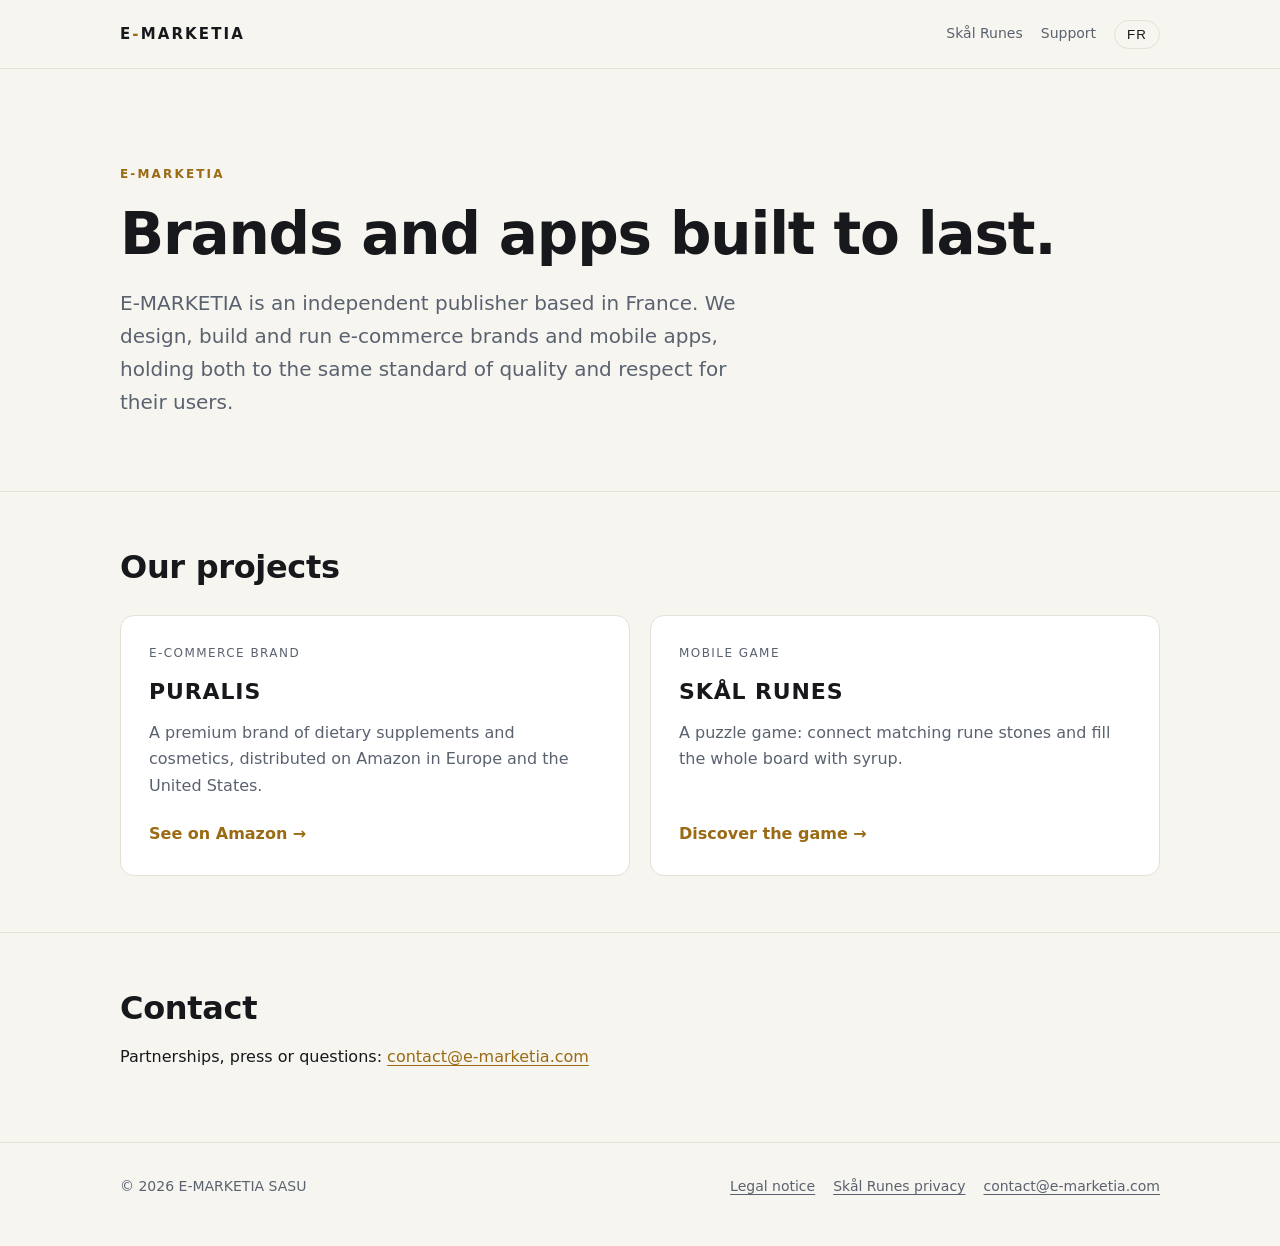
<file: index.html>
<!doctype html>
<html lang="fr">
<head>
<meta charset="utf-8">
<meta name="viewport" content="width=device-width,initial-scale=1">
<title>E-MARKETIA — Éditeur de marques e-commerce et d’applications mobiles</title>
<meta name="description" content="E-MARKETIA conçoit et édite des marques e-commerce et des applications mobiles.">
<meta name="color-scheme" content="dark light">
<link rel="icon" href="data:image/svg+xml,%3Csvg xmlns='http://www.w3.org/2000/svg' viewBox='0 0 32 32'%3E%3Crect width='32' height='32' rx='7' fill='%230e1116'/%3E%3Cpath d='M10 8h12M10 16h9M10 24h12M10 8v16' stroke='%23e2b866' stroke-width='3' stroke-linecap='round' fill='none'/%3E%3C/svg%3E">
<link rel="stylesheet" href="assets/style.css">
<script src="assets/lang.js"></script>
</head>
<body>
<header class="site"><div class="wrap">
<a class="brand" href="./">E<span>-</span>MARKETIA</a>
<nav class="top">
<a href="skal-runes/">Skål Runes</a>
<a href="skal-runes/support/"><span lang="fr">Support</span><span lang="en">Support</span></a>
<button class="lang-switch" type="button">EN</button>
</nav>
</div></header>
<main>

<section class="hero"><div class="wrap">
<p class="eyebrow">E-MARKETIA</p>
<div lang="fr">
<h1>Des marques et des applications pensées pour durer.</h1>
<p class="lead">E-MARKETIA est un éditeur indépendant basé en France. Nous concevons, développons et exploitons des marques e-commerce et des applications mobiles, avec un même niveau d’exigence sur la qualité et le respect des utilisateurs.</p>
</div>
<div lang="en">
<h1>Brands and apps built to last.</h1>
<p class="lead">E-MARKETIA is an independent publisher based in France. We design, build and run e-commerce brands and mobile apps, holding both to the same standard of quality and respect for their users.</p>
</div>
</div></section>
<section class="block"><div class="wrap">
<h2><span lang="fr">Nos projets</span><span lang="en">Our projects</span></h2>
<div class="grid">
<article class="card">
<span class="tag"><span lang="fr">Marque e-commerce</span><span lang="en">E-commerce brand</span></span>
<h3>PURALIS</h3>
<p lang="fr">Marque premium de compléments alimentaires et de cosmétiques, distribuée sur Amazon en Europe et aux États-Unis.</p>
<p lang="en">A premium brand of dietary supplements and cosmetics, distributed on Amazon in Europe and the United States.</p>
<a class="more" href="https://www.amazon.fr/s?k=PURALIS" rel="noopener"><span lang="fr">Voir sur Amazon →</span><span lang="en">See on Amazon →</span></a>
</article>
<article class="card">
<span class="tag"><span lang="fr">Jeu mobile</span><span lang="en">Mobile game</span></span>
<h3>SKÅL RUNES</h3>
<p lang="fr">Un jeu de réflexion : reliez les pierres runiques de même couleur et remplissez toute la grille de sirop.</p>
<p lang="en">A puzzle game: connect matching rune stones and fill the whole board with syrup.</p>
<a class="more" href="skal-runes/"><span lang="fr">Découvrir le jeu →</span><span lang="en">Discover the game →</span></a>
</article>
</div>
</div></section>
<section class="block"><div class="wrap">
<h2>Contact</h2>
<p lang="fr">Partenariats, presse ou questions : <a href="mailto:contact@e-marketia.com">contact@e-marketia.com</a></p>
<p lang="en">Partnerships, press or questions: <a href="mailto:contact@e-marketia.com">contact@e-marketia.com</a></p>
</div></section>

</main>
<footer class="site"><div class="wrap">
<span>© 2026 E-MARKETIA SASU</span>
<nav>
<a href="mentions-legales/"><span lang="fr">Mentions légales</span><span lang="en">Legal notice</span></a>
<a href="skal-runes/privacy/"><span lang="fr">Confidentialité Skål Runes</span><span lang="en">Skål Runes privacy</span></a>
<a href="mailto:contact@e-marketia.com">contact@e-marketia.com</a>
</nav>
</div></footer>
</body>
</html>
</file>
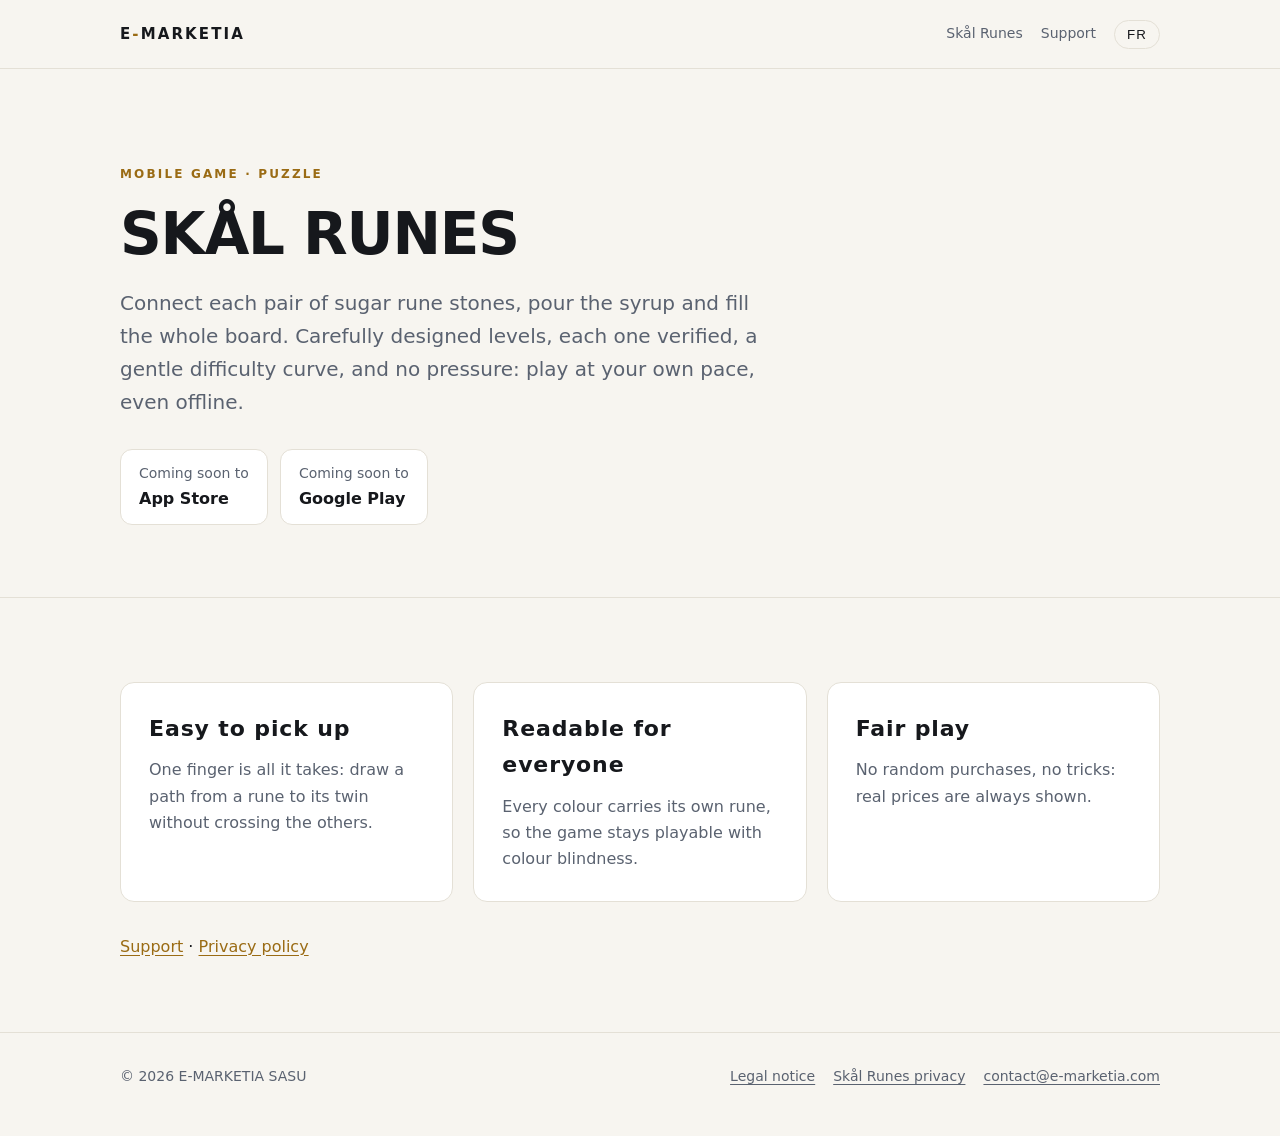
<file: candy-vikings/index.html>
<!doctype html>
<html lang="fr">
<head>
<meta charset="utf-8">
<meta name="viewport" content="width=device-width,initial-scale=1">
<title>SKÅL RUNES</title>
<meta name="robots" content="noindex">
<link rel="canonical" href="https://e-marketia.com/skal-runes/">
<meta http-equiv="refresh" content="0; url=/skal-runes/">
<script>location.replace("/skal-runes/" + location.search + location.hash);</script>
</head>
<body>
<p>CANDY VIKINGS s’appelle désormais SKÅL RUNES : <a href="/skal-runes/">continuer</a>.</p>
<p lang="en">CANDY VIKINGS is now SKÅL RUNES: <a href="/skal-runes/">continue</a>.</p>
</body>
</html>
</file>
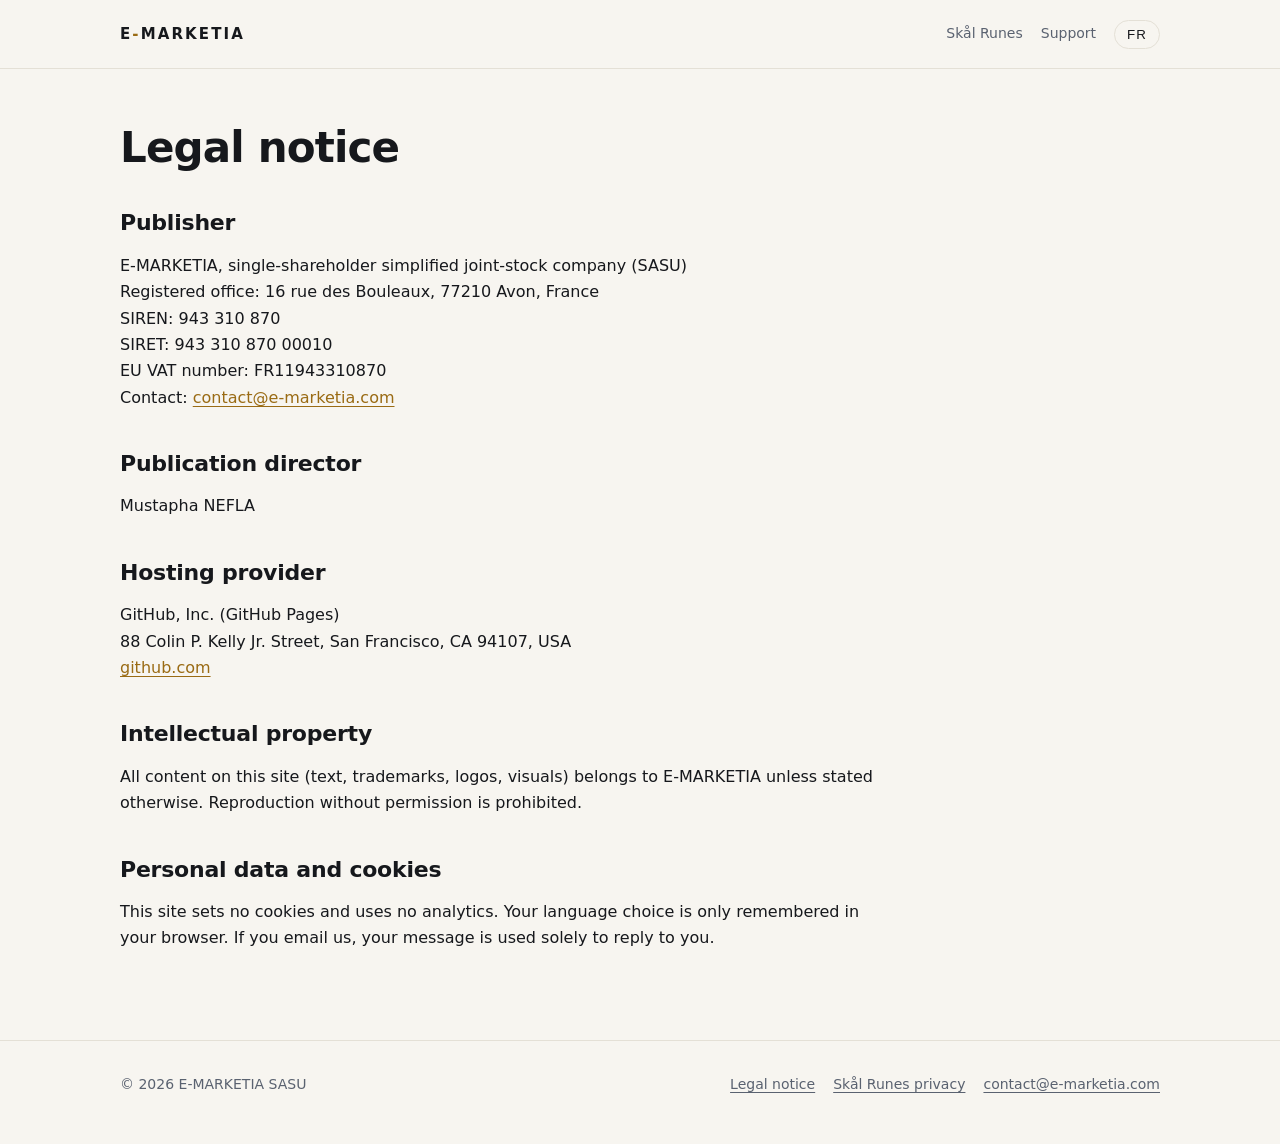
<file: mentions-legales/index.html>
<!doctype html>
<html lang="fr">
<head>
<meta charset="utf-8">
<meta name="viewport" content="width=device-width,initial-scale=1">
<title>Mentions légales — E-MARKETIA</title>
<meta name="description" content="Mentions légales du site e-marketia.com.">
<meta name="color-scheme" content="dark light">
<link rel="icon" href="data:image/svg+xml,%3Csvg xmlns='http://www.w3.org/2000/svg' viewBox='0 0 32 32'%3E%3Crect width='32' height='32' rx='7' fill='%230e1116'/%3E%3Cpath d='M10 8h12M10 16h9M10 24h12M10 8v16' stroke='%23e2b866' stroke-width='3' stroke-linecap='round' fill='none'/%3E%3C/svg%3E">
<link rel="stylesheet" href="../assets/style.css">
<script src="../assets/lang.js"></script>
</head>
<body>
<header class="site"><div class="wrap">
<a class="brand" href="../">E<span>-</span>MARKETIA</a>
<nav class="top">
<a href="../skal-runes/">Skål Runes</a>
<a href="../skal-runes/support/"><span lang="fr">Support</span><span lang="en">Support</span></a>
<button class="lang-switch" type="button">EN</button>
</nav>
</div></header>
<main>

<div class="wrap"><article class="prose">
<div lang="fr"><h1>Mentions légales</h1>
<h2>Éditeur du site</h2>
<p>E-MARKETIA, société par actions simplifiée unipersonnelle (SASU)<br>
Siège social : 16 rue des Bouleaux, 77210 Avon, France<br>
SIREN : 943 310 870<br>
SIRET : 943 310 870 00010<br>
N° TVA intracommunautaire : FR11943310870<br>
Contact : <a href="mailto:contact@e-marketia.com">contact@e-marketia.com</a></p>
<h2>Directeur de la publication</h2>
<p>Mustapha NEFLA</p>
<h2>Hébergeur</h2>
<p>GitHub, Inc. (service GitHub Pages)<br>88 Colin P. Kelly Jr. Street, San Francisco, CA 94107, États-Unis<br><a href="https://github.com" rel="noopener">github.com</a></p>
<h2>Propriété intellectuelle</h2>
<p>L’ensemble des contenus de ce site (textes, marques, logos, visuels) est la propriété d’E-MARKETIA, sauf mention contraire. Toute reproduction sans autorisation est interdite.</p>
<h2>Données personnelles et cookies</h2>
<p>Ce site ne dépose aucun cookie et n’utilise aucun outil de mesure d’audience. Votre choix de langue est seulement mémorisé dans votre navigateur. Si vous nous écrivez par e-mail, votre message sert uniquement à vous répondre.</p>
</div>
<div lang="en"><h1>Legal notice</h1>
<h2>Publisher</h2>
<p>E-MARKETIA, single-shareholder simplified joint-stock company (SASU)<br>
Registered office: 16 rue des Bouleaux, 77210 Avon, France<br>
SIREN: 943 310 870<br>
SIRET: 943 310 870 00010<br>
EU VAT number: FR11943310870<br>
Contact: <a href="mailto:contact@e-marketia.com">contact@e-marketia.com</a></p>
<h2>Publication director</h2>
<p>Mustapha NEFLA</p>
<h2>Hosting provider</h2>
<p>GitHub, Inc. (GitHub Pages)<br>88 Colin P. Kelly Jr. Street, San Francisco, CA 94107, USA<br><a href="https://github.com" rel="noopener">github.com</a></p>
<h2>Intellectual property</h2>
<p>All content on this site (text, trademarks, logos, visuals) belongs to E-MARKETIA unless stated otherwise. Reproduction without permission is prohibited.</p>
<h2>Personal data and cookies</h2>
<p>This site sets no cookies and uses no analytics. Your language choice is only remembered in your browser. If you email us, your message is used solely to reply to you.</p>
</div>
</article></div>

</main>
<footer class="site"><div class="wrap">
<span>© 2026 E-MARKETIA SASU</span>
<nav>
<a href="../mentions-legales/"><span lang="fr">Mentions légales</span><span lang="en">Legal notice</span></a>
<a href="../skal-runes/privacy/"><span lang="fr">Confidentialité Skål Runes</span><span lang="en">Skål Runes privacy</span></a>
<a href="mailto:contact@e-marketia.com">contact@e-marketia.com</a>
</nav>
</div></footer>
</body>
</html>
</file>
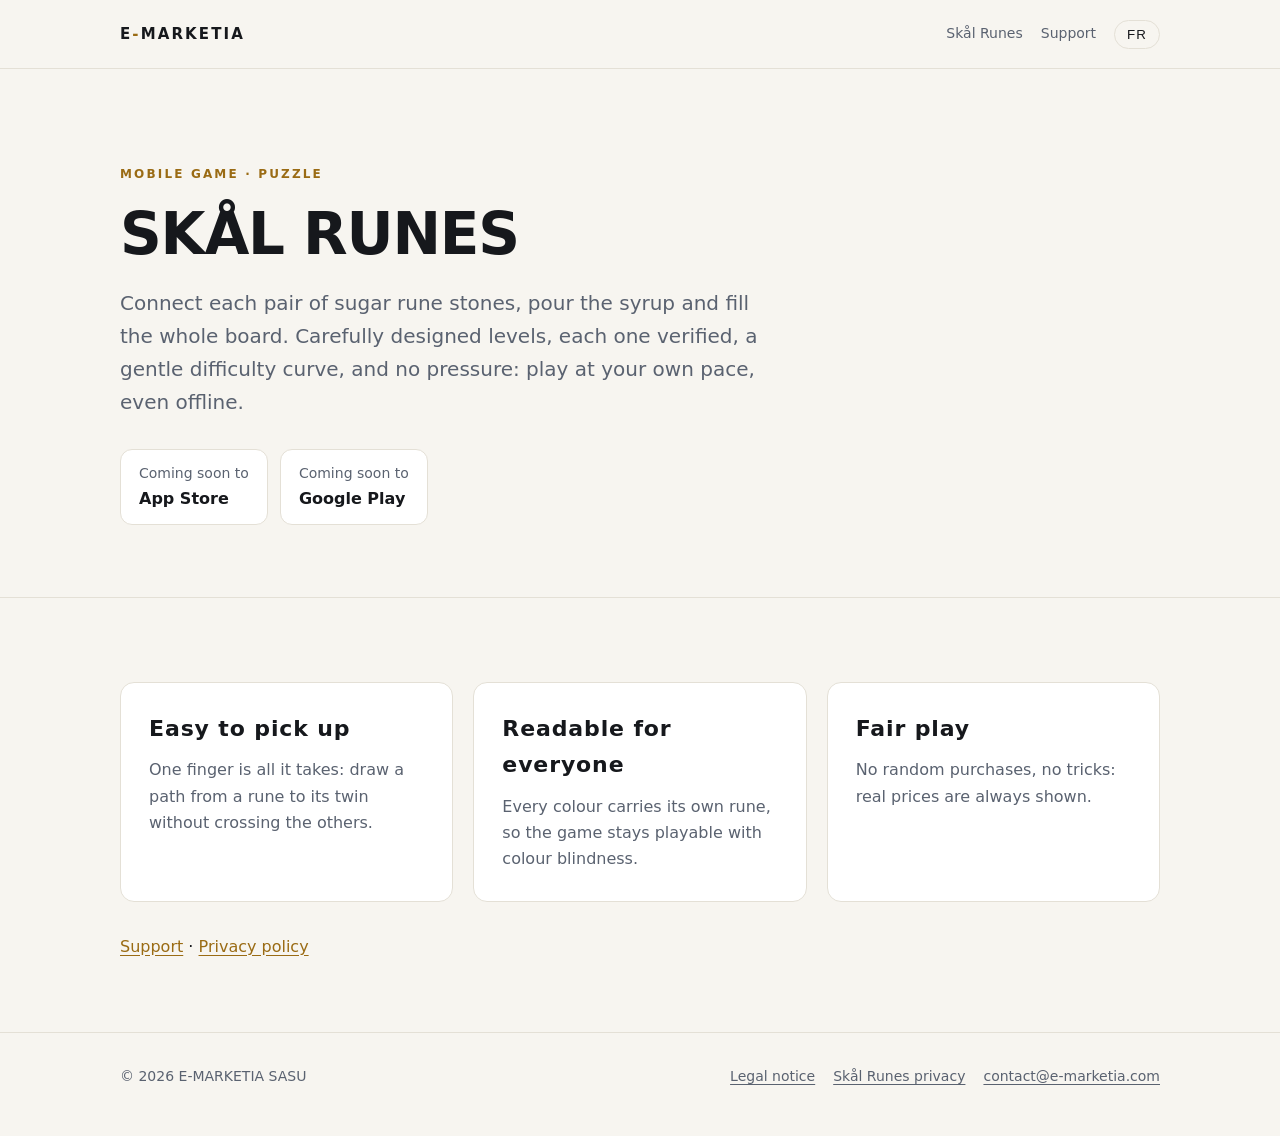
<file: skal-runes/index.html>
<!doctype html>
<html lang="fr">
<head>
<meta charset="utf-8">
<meta name="viewport" content="width=device-width,initial-scale=1">
<title>SKÅL RUNES — Jeu de réflexion</title>
<meta name="description" content="SKÅL RUNES : reliez les pierres runiques de même couleur et remplissez la grille. Bientôt sur l’App Store et Google Play.">
<meta name="color-scheme" content="dark light">
<link rel="icon" href="data:image/svg+xml,%3Csvg xmlns='http://www.w3.org/2000/svg' viewBox='0 0 32 32'%3E%3Crect width='32' height='32' rx='7' fill='%230e1116'/%3E%3Cpath d='M10 8h12M10 16h9M10 24h12M10 8v16' stroke='%23e2b866' stroke-width='3' stroke-linecap='round' fill='none'/%3E%3C/svg%3E">
<link rel="stylesheet" href="../assets/style.css">
<script src="../assets/lang.js"></script>
</head>
<body>
<header class="site"><div class="wrap">
<a class="brand" href="../">E<span>-</span>MARKETIA</a>
<nav class="top">
<a href="../skal-runes/">Skål Runes</a>
<a href="../skal-runes/support/"><span lang="fr">Support</span><span lang="en">Support</span></a>
<button class="lang-switch" type="button">EN</button>
</nav>
</div></header>
<main>

<section class="hero"><div class="wrap">
<p class="eyebrow"><span lang="fr">Jeu mobile · Réflexion</span><span lang="en">Mobile game · Puzzle</span></p>
<h1>SKÅL RUNES</h1>
<div lang="fr">
<p class="lead">Reliez chaque paire de pierres runiques en sucre, faites couler le sirop et remplissez toute la grille. Des niveaux conçus avec soin et tous vérifiés, une difficulté progressive, et aucune pression : vous jouez à votre rythme, même hors connexion.</p>
</div>
<div lang="en">
<p class="lead">Connect each pair of sugar rune stones, pour the syrup and fill the whole board. Carefully designed levels, each one verified, a gentle difficulty curve, and no pressure: play at your own pace, even offline.</p>
</div>
<div class="badges">
<div class="badge"><span lang="fr">Bientôt sur</span><span lang="en">Coming soon to</span><strong>App Store</strong></div>
<div class="badge"><span lang="fr">Bientôt sur</span><span lang="en">Coming soon to</span><strong>Google Play</strong></div>
</div>
</div></section>
<section class="block"><div class="wrap">
<div class="grid">
<article class="card"><h3><span lang="fr">Simple à prendre en main</span><span lang="en">Easy to pick up</span></h3>
<p lang="fr">Un doigt suffit : tracez un chemin d’une rune à sa jumelle, sans croiser les autres.</p>
<p lang="en">One finger is all it takes: draw a path from a rune to its twin without crossing the others.</p></article>
<article class="card"><h3><span lang="fr">Lisible par tous</span><span lang="en">Readable for everyone</span></h3>
<p lang="fr">Chaque couleur porte une rune distincte : le jeu reste jouable en cas de daltonisme.</p>
<p lang="en">Every colour carries its own rune, so the game stays playable with colour blindness.</p></article>
<article class="card"><h3><span lang="fr">Fair-play</span><span lang="en">Fair play</span></h3>
<p lang="fr">Pas d’achat aléatoire, pas de piège : les prix réels sont toujours affichés.</p>
<p lang="en">No random purchases, no tricks: real prices are always shown.</p></article>
</div>
<p style="margin-top:32px"><a href="support/"><span lang="fr">Support</span><span lang="en">Support</span></a> · <a href="privacy/"><span lang="fr">Politique de confidentialité</span><span lang="en">Privacy policy</span></a></p>
</div></section>

</main>
<footer class="site"><div class="wrap">
<span>© 2026 E-MARKETIA SASU</span>
<nav>
<a href="../mentions-legales/"><span lang="fr">Mentions légales</span><span lang="en">Legal notice</span></a>
<a href="../skal-runes/privacy/"><span lang="fr">Confidentialité Skål Runes</span><span lang="en">Skål Runes privacy</span></a>
<a href="mailto:contact@e-marketia.com">contact@e-marketia.com</a>
</nav>
</div></footer>
</body>
</html>
</file>
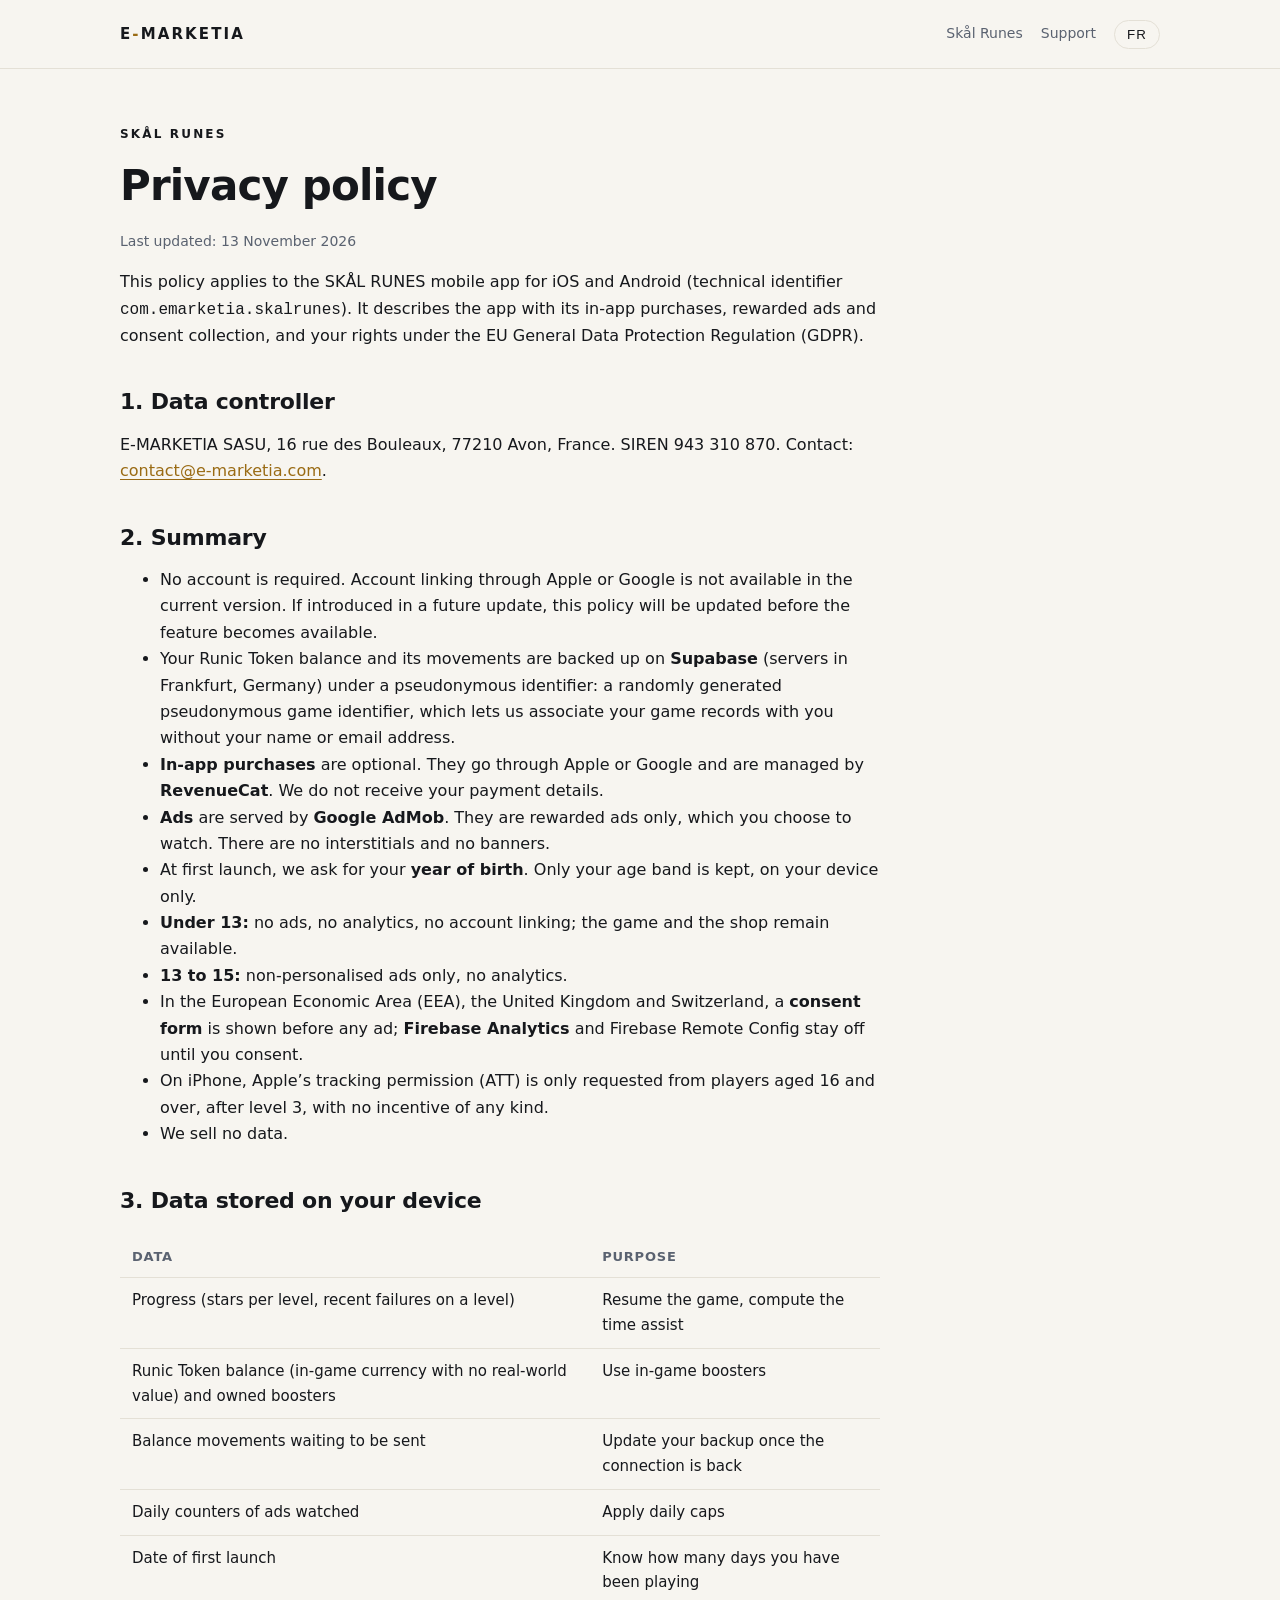
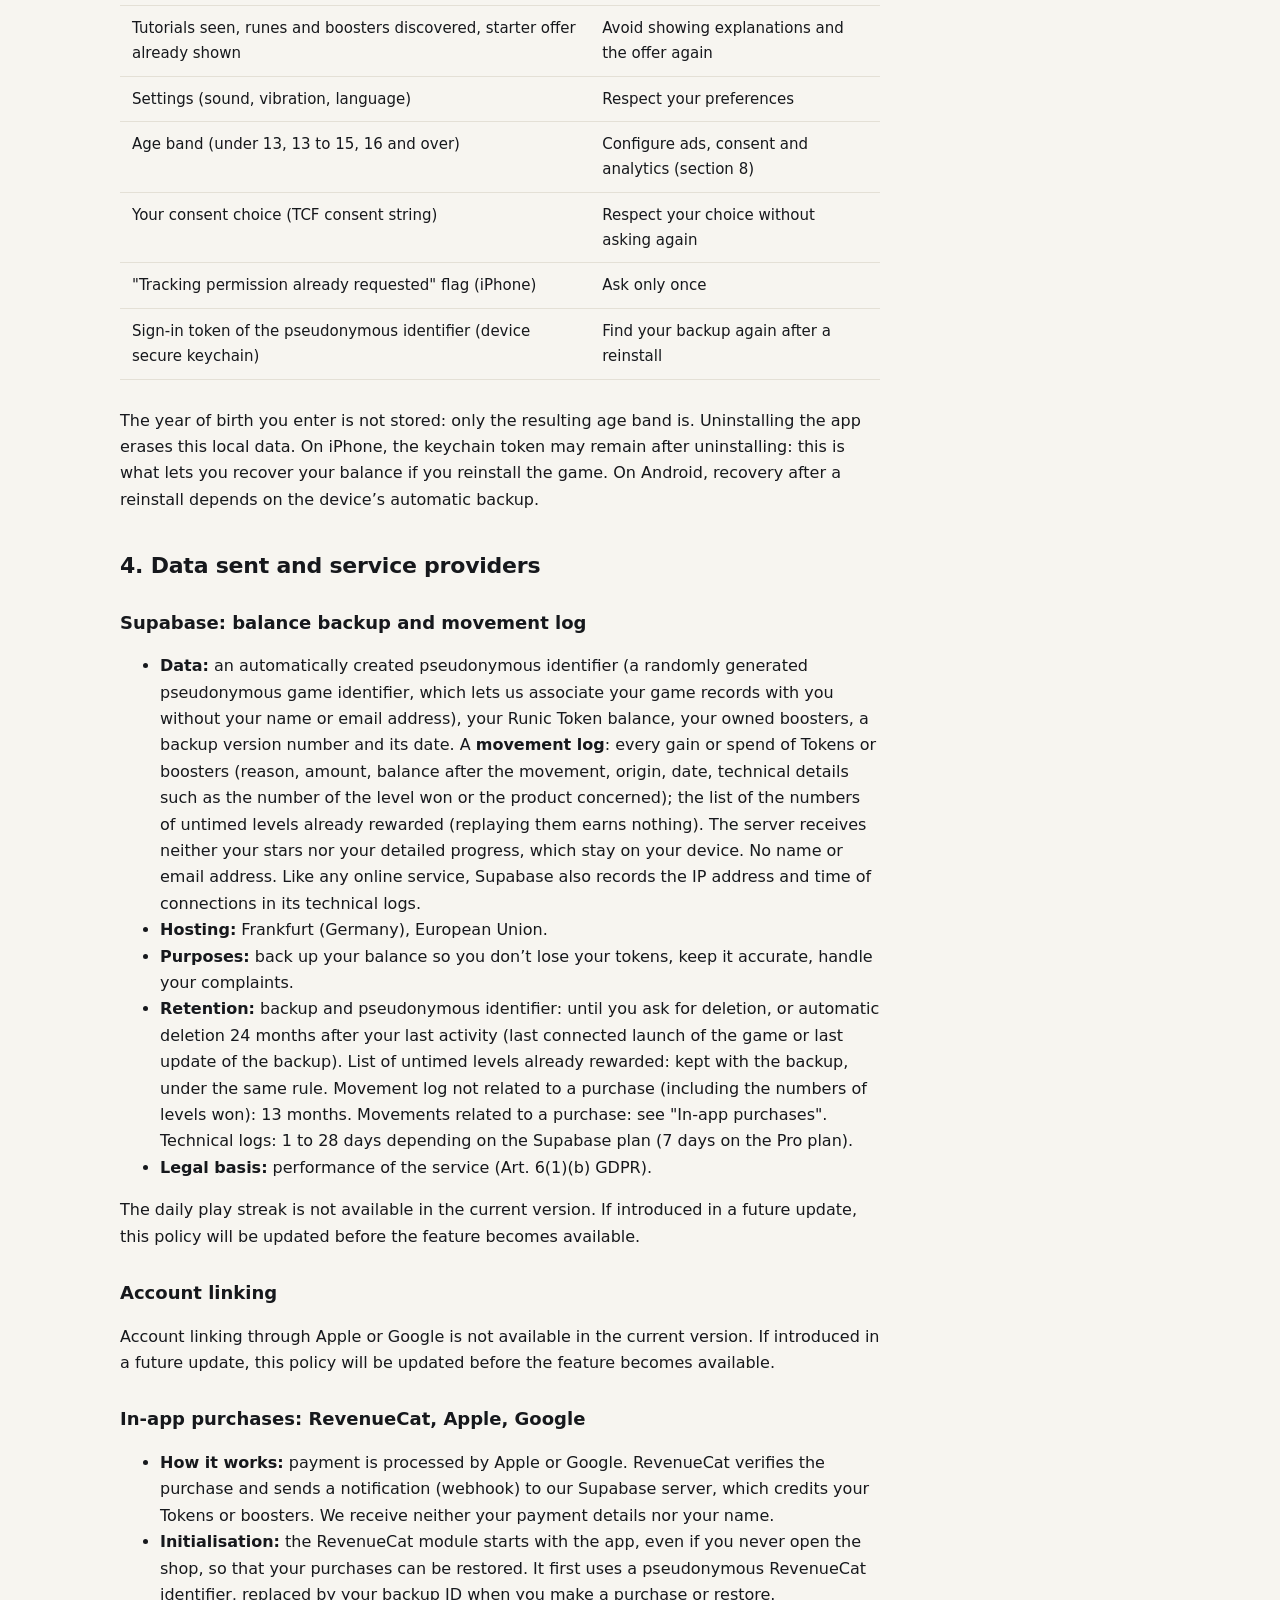
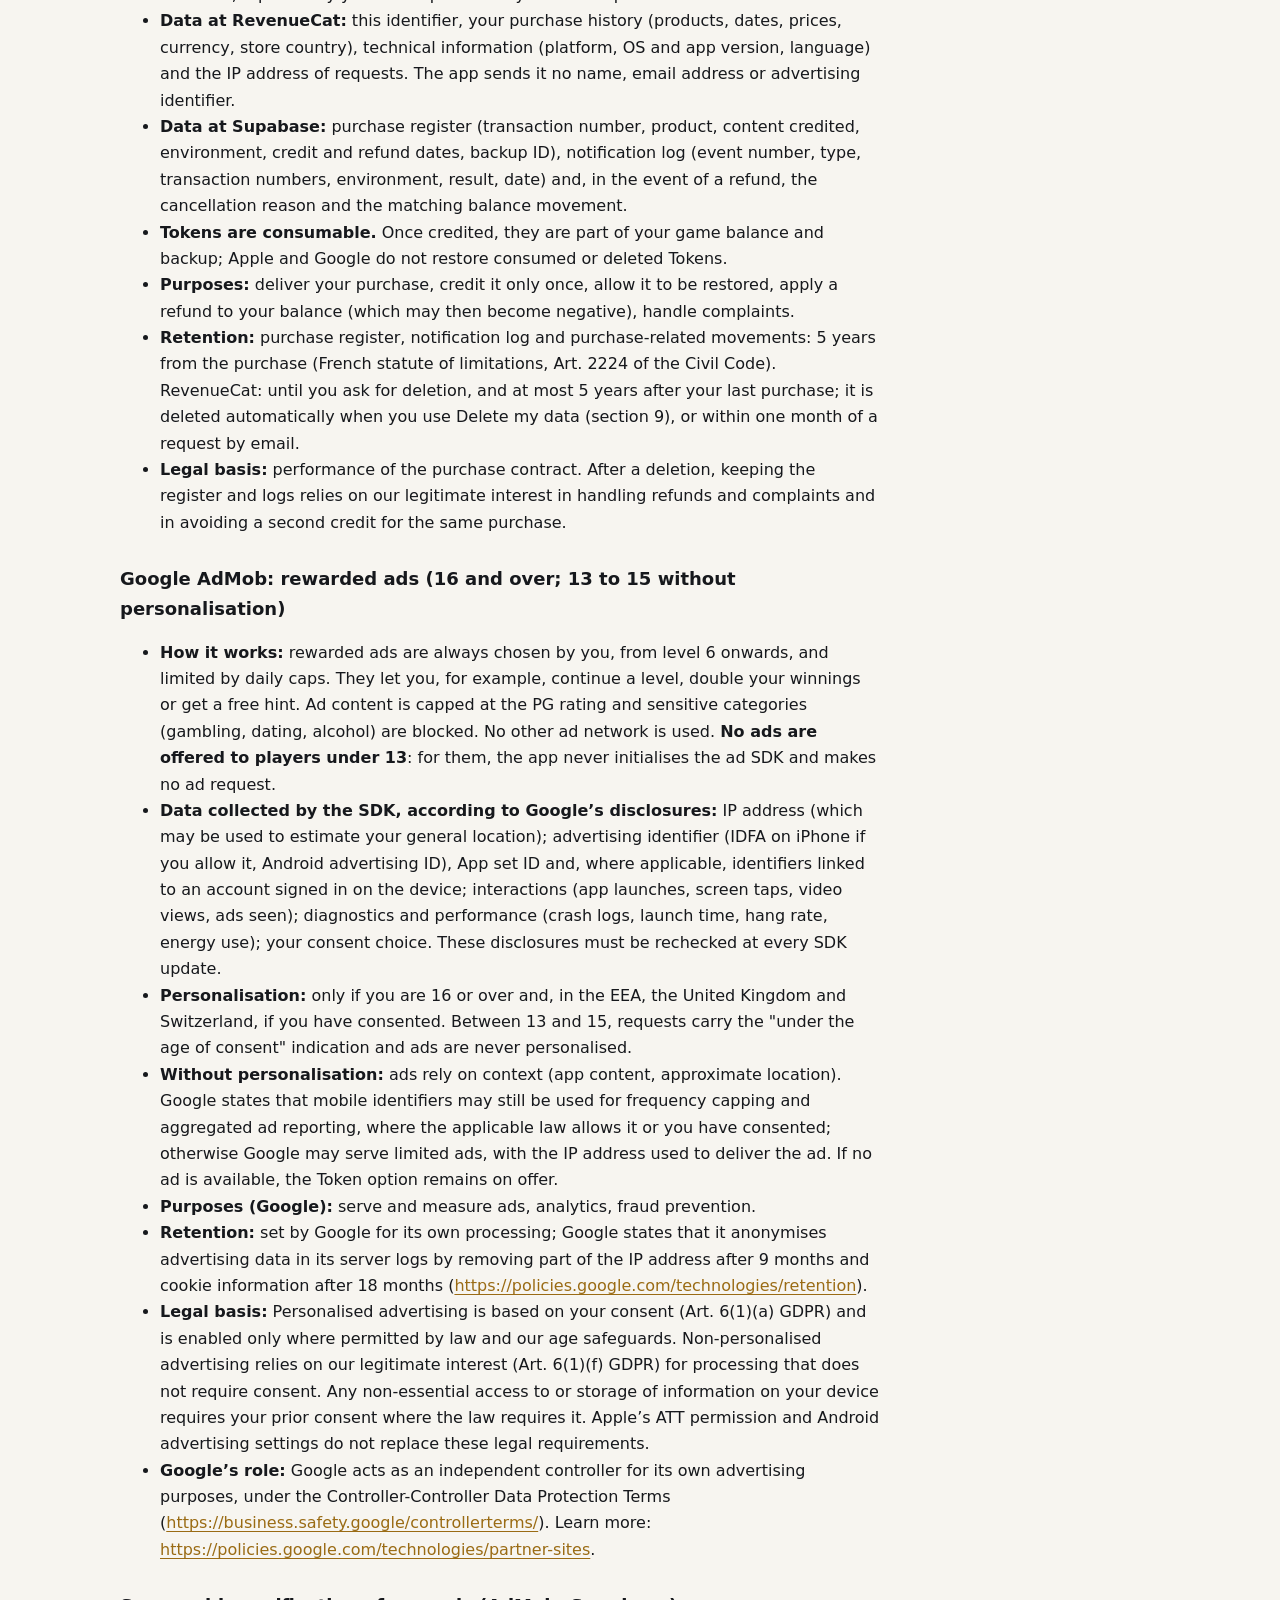
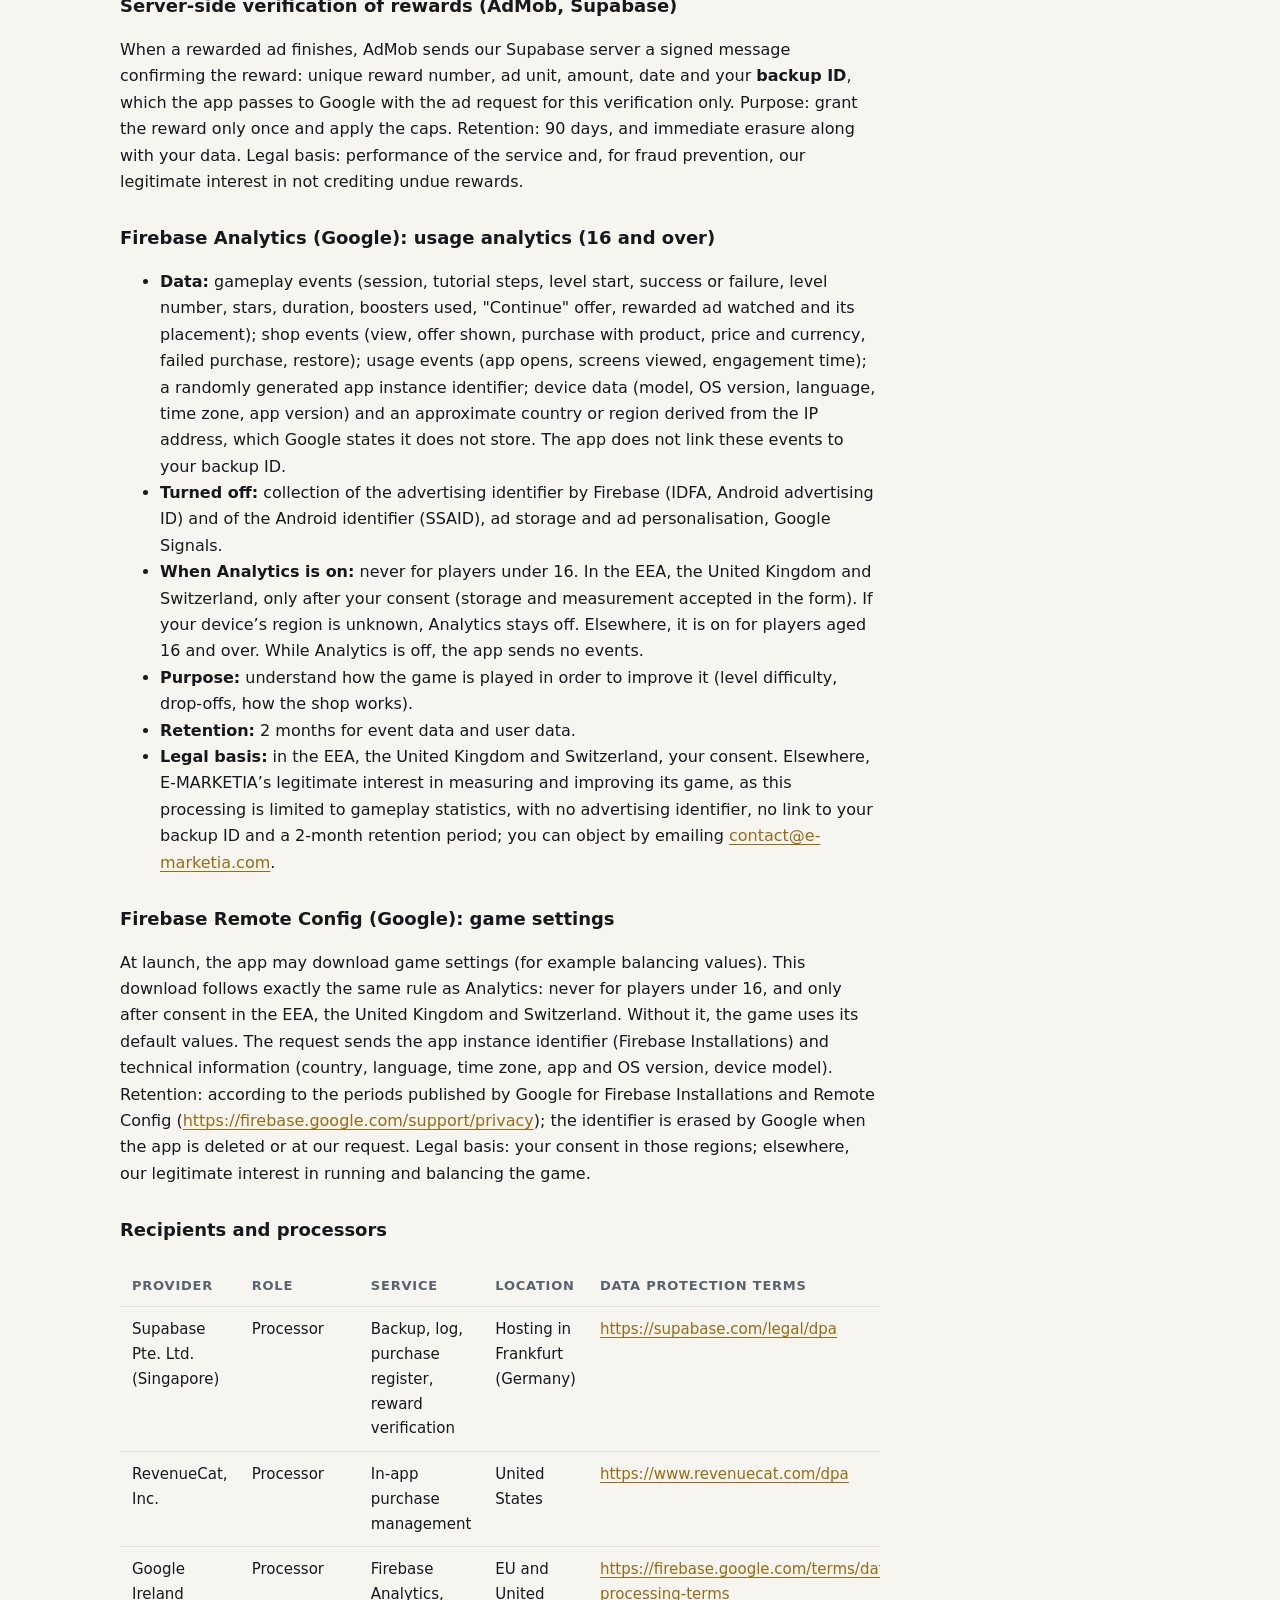
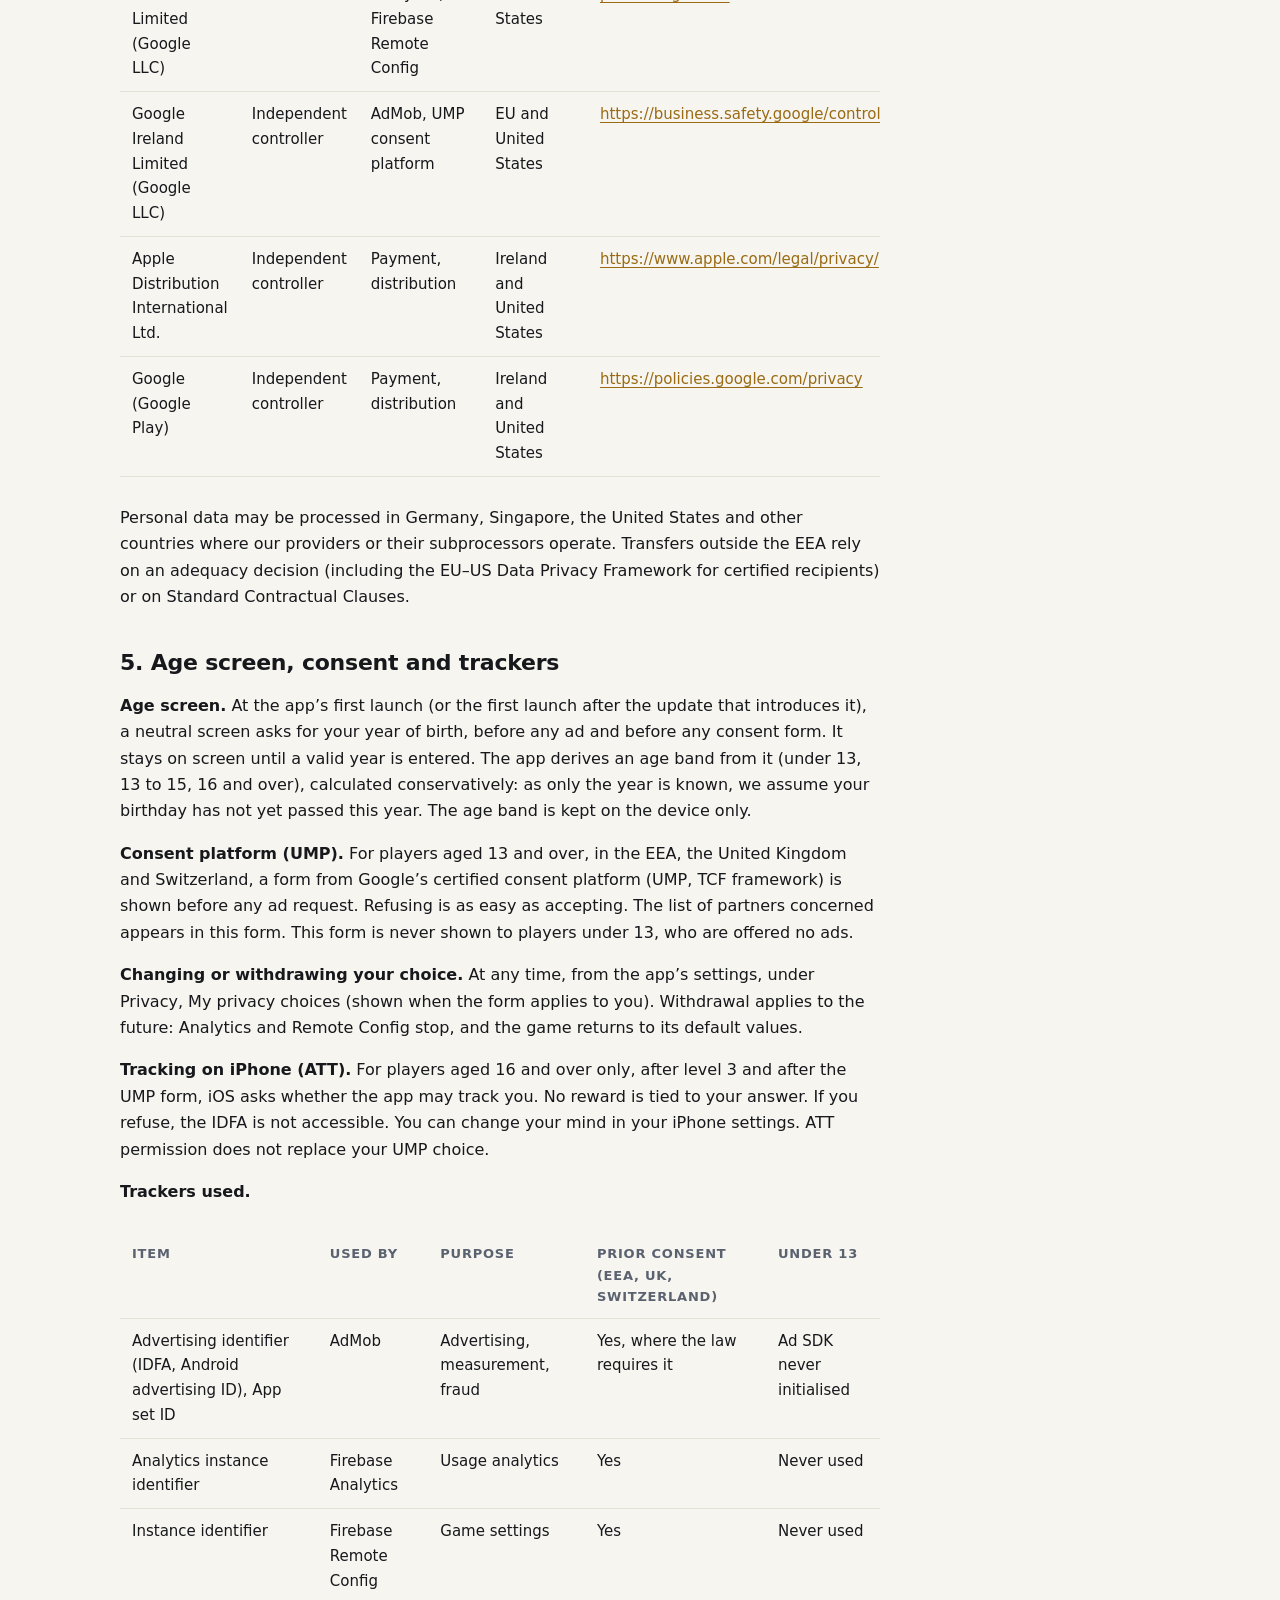
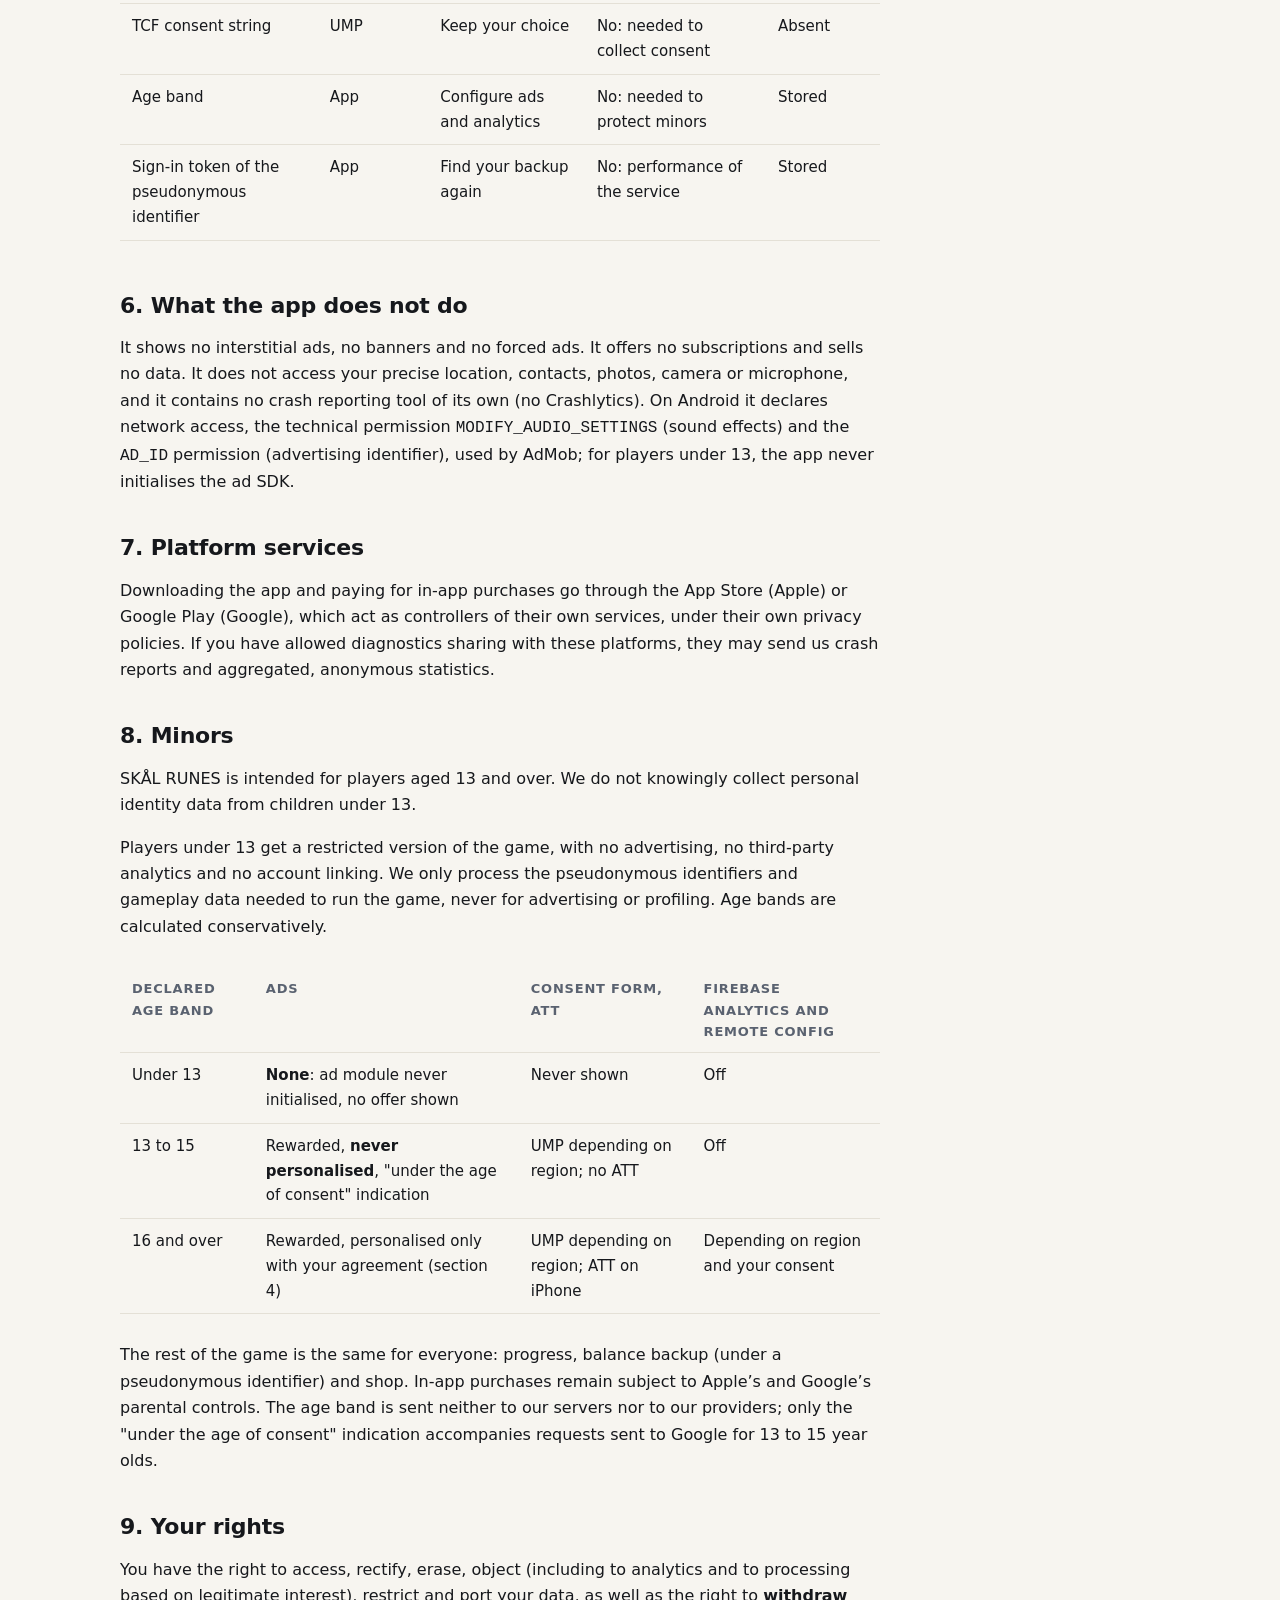
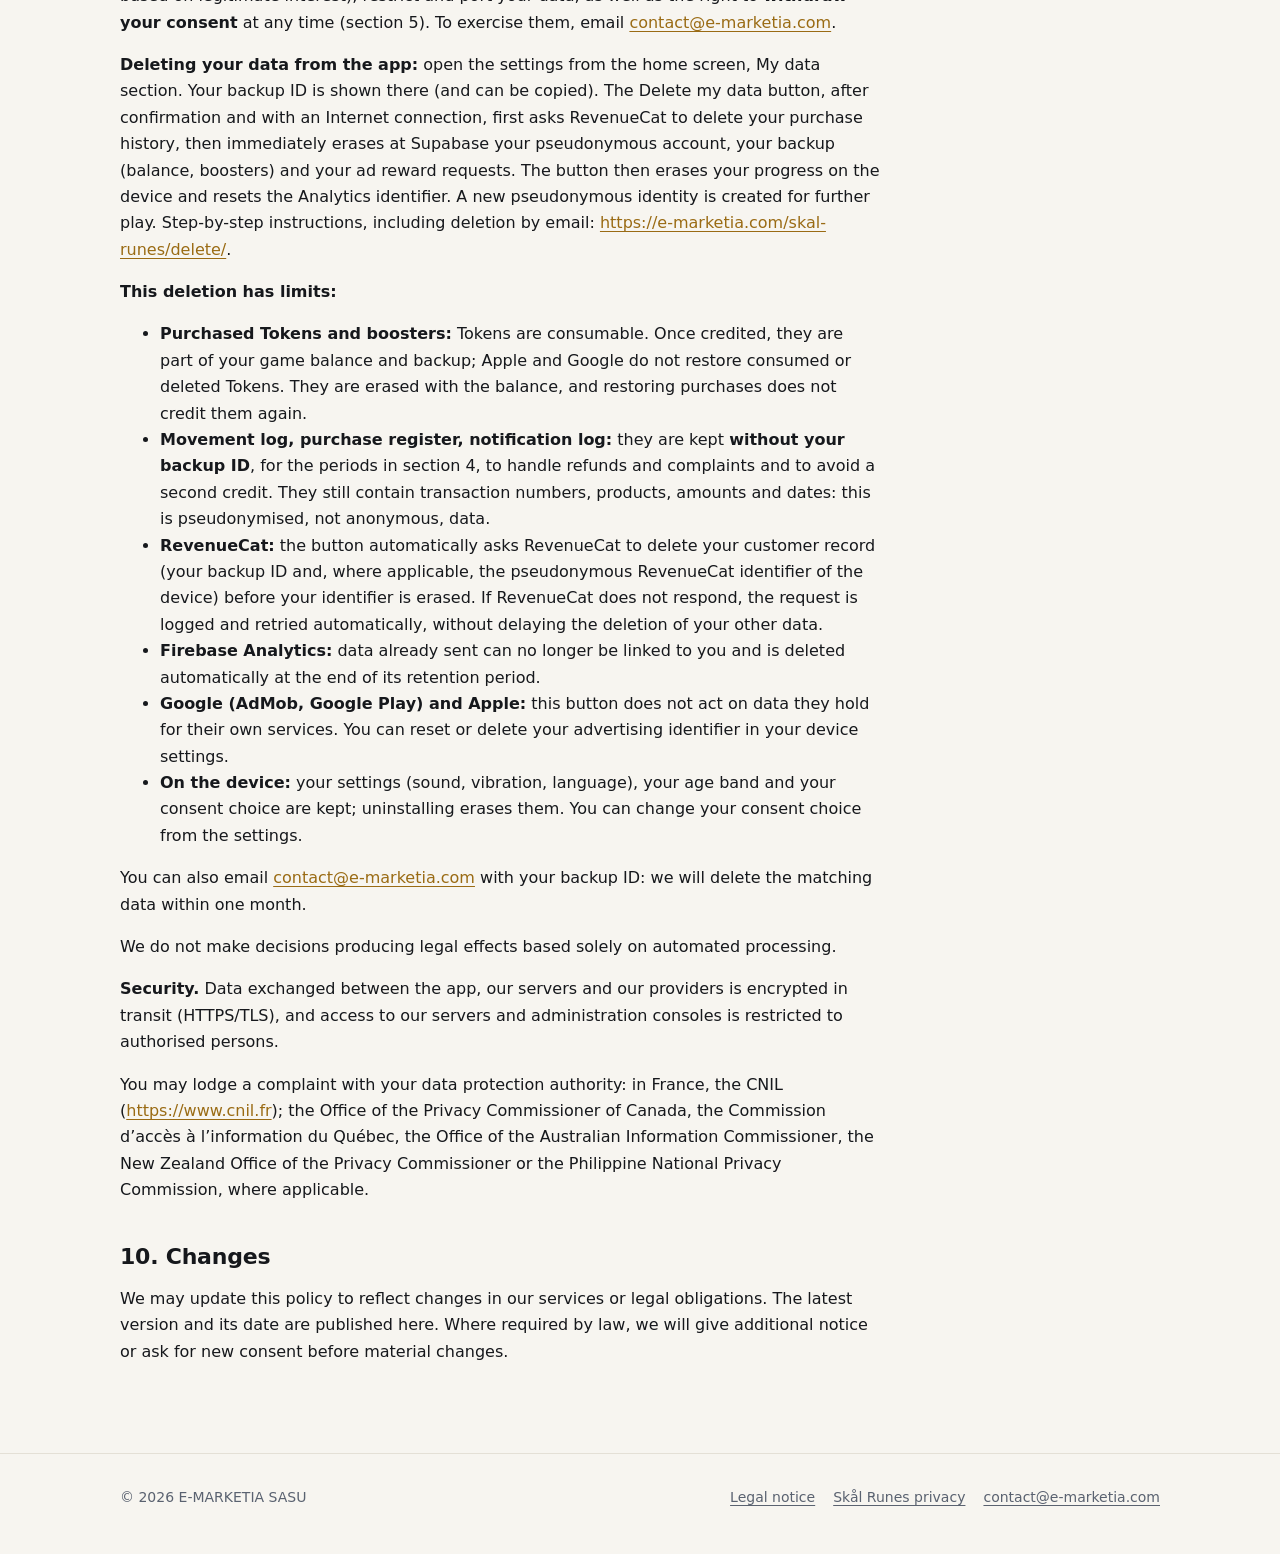
<file: candy-vikings/privacy/index.html>
<!doctype html>
<html lang="fr">
<head>
<meta charset="utf-8">
<meta name="viewport" content="width=device-width,initial-scale=1">
<title>SKÅL RUNES</title>
<meta name="robots" content="noindex">
<link rel="canonical" href="https://e-marketia.com/skal-runes/privacy/">
<meta http-equiv="refresh" content="0; url=/skal-runes/privacy/">
<script>location.replace("/skal-runes/privacy/" + location.search + location.hash);</script>
</head>
<body>
<p>CANDY VIKINGS s’appelle désormais SKÅL RUNES : <a href="/skal-runes/privacy/">continuer</a>.</p>
<p lang="en">CANDY VIKINGS is now SKÅL RUNES: <a href="/skal-runes/privacy/">continue</a>.</p>
</body>
</html>
</file>
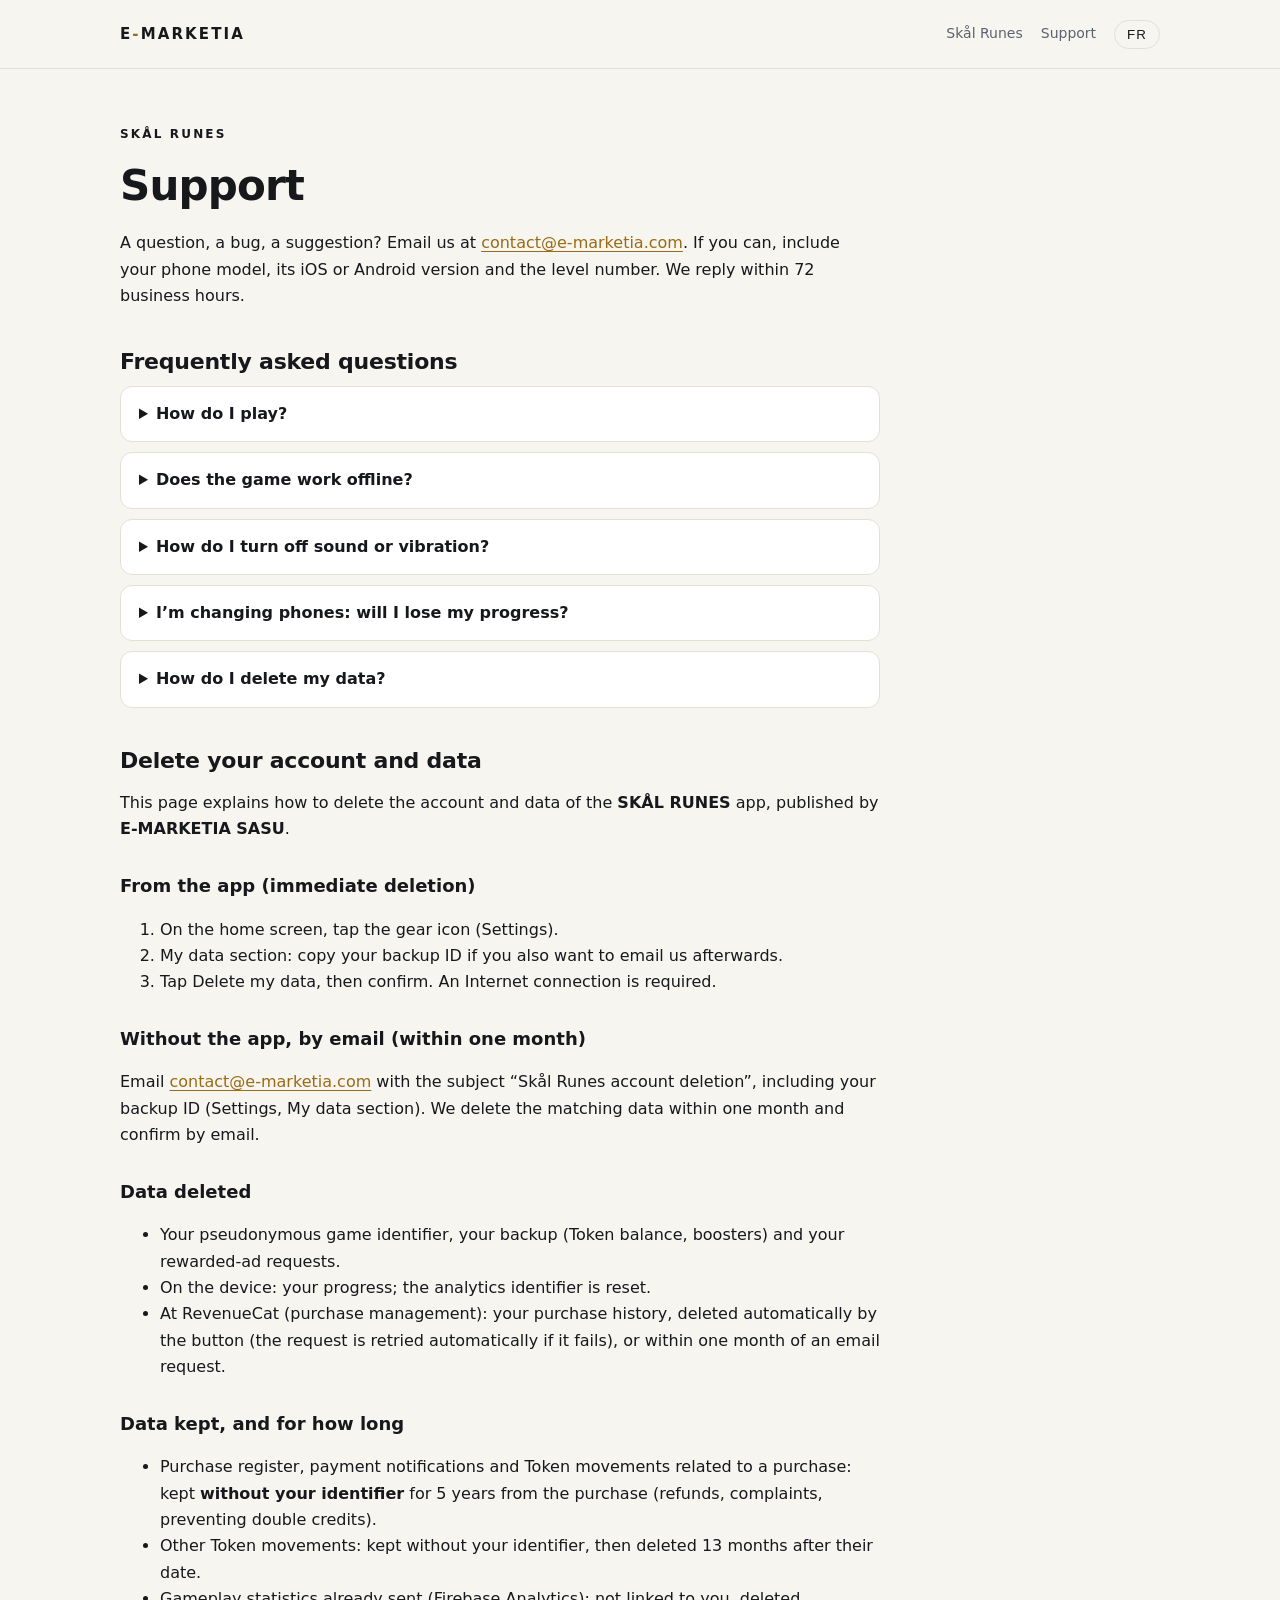
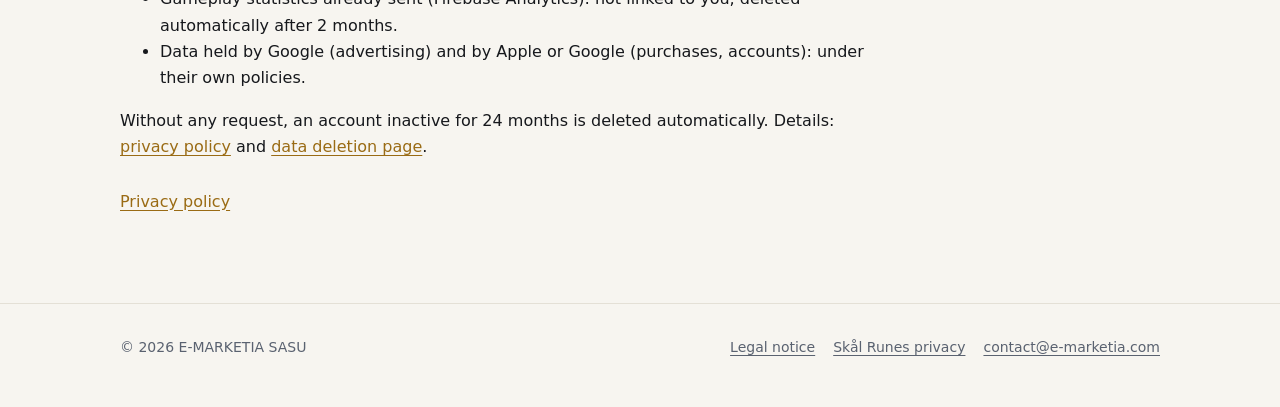
<file: candy-vikings/support/index.html>
<!doctype html>
<html lang="fr">
<head>
<meta charset="utf-8">
<meta name="viewport" content="width=device-width,initial-scale=1">
<title>SKÅL RUNES</title>
<meta name="robots" content="noindex">
<link rel="canonical" href="https://e-marketia.com/skal-runes/support/">
<meta http-equiv="refresh" content="0; url=/skal-runes/support/">
<script>location.replace("/skal-runes/support/" + location.search + location.hash);</script>
</head>
<body>
<p>CANDY VIKINGS s’appelle désormais SKÅL RUNES : <a href="/skal-runes/support/">continuer</a>.</p>
<p lang="en">CANDY VIKINGS is now SKÅL RUNES: <a href="/skal-runes/support/">continue</a>.</p>
</body>
</html>
</file>
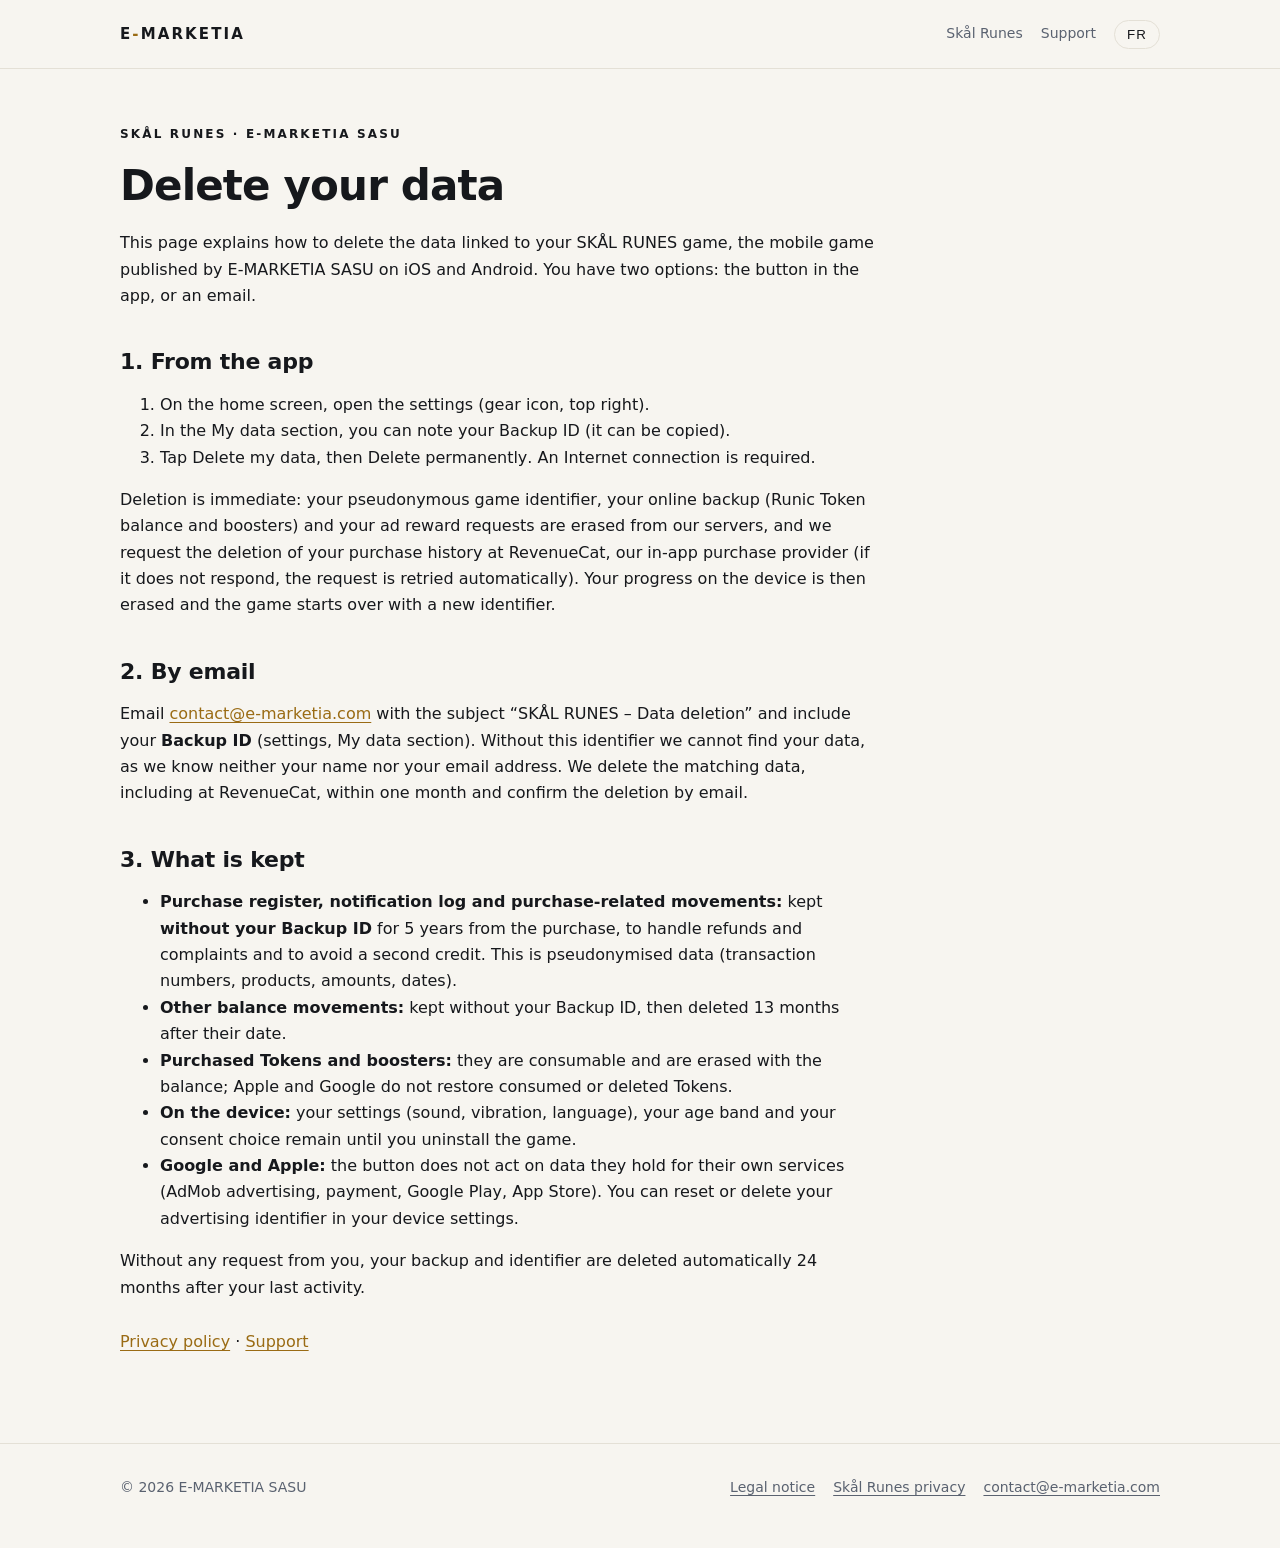
<file: skal-runes/delete/index.html>
<!doctype html>
<html lang="fr">
<head>
<meta charset="utf-8">
<meta name="viewport" content="width=device-width,initial-scale=1">
<title>Supprimer ses données — SKÅL RUNES</title>
<meta name="description" content="Comment supprimer vos données SKÅL RUNES (E-MARKETIA SASU) : depuis l’application ou par email.">
<meta name="color-scheme" content="dark light">
<link rel="icon" href="data:image/svg+xml,%3Csvg xmlns='http://www.w3.org/2000/svg' viewBox='0 0 32 32'%3E%3Crect width='32' height='32' rx='7' fill='%230e1116'/%3E%3Cpath d='M10 8h12M10 16h9M10 24h12M10 8v16' stroke='%23e2b866' stroke-width='3' stroke-linecap='round' fill='none'/%3E%3C/svg%3E">
<link rel="stylesheet" href="../../assets/style.css">
<script src="../../assets/lang.js"></script>
</head>
<body>
<header class="site"><div class="wrap">
<a class="brand" href="../../">E<span>-</span>MARKETIA</a>
<nav class="top">
<a href="../../skal-runes/">Skål Runes</a>
<a href="../../skal-runes/support/"><span lang="fr">Support</span><span lang="en">Support</span></a>
<button class="lang-switch" type="button">EN</button>
</nav>
</div></header>
<main>

<div class="wrap"><article class="prose">
<p class="eyebrow">SKÅL RUNES · E-MARKETIA SASU</p>
<h1><span lang="fr">Supprimer vos données</span><span lang="en">Delete your data</span></h1>
<p lang="fr">Cette page explique comment supprimer les données liées à votre partie de SKÅL RUNES, le jeu mobile publié par E-MARKETIA SASU sur iOS et Android. Vous avez deux possibilités : le bouton dans l’application, ou un email.</p>
<p lang="en">This page explains how to delete the data linked to your SKÅL RUNES game, the mobile game published by E-MARKETIA SASU on iOS and Android. You have two options: the button in the app, or an email.</p>

<h2><span lang="fr">1. Depuis l’application</span><span lang="en">1. From the app</span></h2>
<ol lang="fr">
<li>Sur l’écran d’accueil, ouvrez les réglages (roue dentée en haut à droite).</li>
<li>Dans la section <em>Mes données</em>, notez si vous le souhaitez votre <em>identifiant de sauvegarde</em> (il peut être copié).</li>
<li>Touchez <em>Supprimer mes données</em>, puis <em>Supprimer définitivement</em>. Une connexion Internet est nécessaire.</li>
</ol>
<ol lang="en">
<li>On the home screen, open the settings (gear icon, top right).</li>
<li>In the <em>My data</em> section, you can note your <em>Backup ID</em> (it can be copied).</li>
<li>Tap <em>Delete my data</em>, then <em>Delete permanently</em>. An Internet connection is required.</li>
</ol>
<p lang="fr">La suppression est immédiate : votre identifiant pseudonyme de jeu, votre sauvegarde en ligne (solde de Jetons Runiques et boosters) et vos demandes de récompenses publicitaires sont effacés de nos serveurs, et nous demandons la suppression de votre historique d’achats chez RevenueCat, notre prestataire de gestion des achats intégrés (si sa réponse échoue, la demande est relancée automatiquement). Votre progression sur l’appareil est ensuite effacée et le jeu repart de zéro avec un nouvel identifiant.</p>
<p lang="en">Deletion is immediate: your pseudonymous game identifier, your online backup (Runic Token balance and boosters) and your ad reward requests are erased from our servers, and we request the deletion of your purchase history at RevenueCat, our in-app purchase provider (if it does not respond, the request is retried automatically). Your progress on the device is then erased and the game starts over with a new identifier.</p>

<h2><span lang="fr">2. Par email</span><span lang="en">2. By email</span></h2>
<p lang="fr">Écrivez à <a href="mailto:contact@e-marketia.com?subject=SK%C3%85L%20RUNES%20-%20Suppression%20de%20donn%C3%A9es">contact@e-marketia.com</a> avec l’objet « SKÅL RUNES – Suppression de données » et indiquez votre <strong>identifiant de sauvegarde</strong> (réglages, section <em>Mes données</em>). Sans cet identifiant, nous ne pouvons pas retrouver vos données, car nous ne connaissons ni votre nom ni votre adresse email. Nous supprimons les données correspondantes, y compris chez RevenueCat, dans un délai d’un mois et vous confirmons la suppression par email.</p>
<p lang="en">Email <a href="mailto:contact@e-marketia.com?subject=SK%C3%85L%20RUNES%20-%20Data%20deletion">contact@e-marketia.com</a> with the subject “SKÅL RUNES – Data deletion” and include your <strong>Backup ID</strong> (settings, <em>My data</em> section). Without this identifier we cannot find your data, as we know neither your name nor your email address. We delete the matching data, including at RevenueCat, within one month and confirm the deletion by email.</p>

<h2><span lang="fr">3. Ce qui est conservé</span><span lang="en">3. What is kept</span></h2>
<ul lang="fr">
<li><strong>Registre des achats, journal des notifications et mouvements liés à un achat :</strong> conservés <strong>sans votre identifiant de sauvegarde</strong> pendant 5 ans à compter de l’achat, pour traiter les remboursements et réclamations et éviter un second crédit. Il s’agit de données pseudonymisées (numéros de transaction, produits, montants, dates).</li>
<li><strong>Autres mouvements de solde :</strong> conservés sans votre identifiant de sauvegarde, puis supprimés 13 mois après leur date.</li>
<li><strong>Jetons et boosters achetés :</strong> ils sont consommables et sont effacés avec le solde ; Apple et Google ne restaurent pas des Jetons consommés ou supprimés.</li>
<li><strong>Sur l’appareil :</strong> vos réglages (son, vibrations, langue), votre tranche d’âge et votre choix de consentement restent jusqu’à la désinstallation du jeu.</li>
<li><strong>Google et Apple :</strong> le bouton n’agit pas sur les données qu’ils détiennent pour leurs propres services (publicité AdMob, paiement, Google Play, App Store). Vous pouvez réinitialiser ou supprimer votre identifiant publicitaire dans les réglages de votre appareil.</li>
</ul>
<ul lang="en">
<li><strong>Purchase register, notification log and purchase-related movements:</strong> kept <strong>without your Backup ID</strong> for 5 years from the purchase, to handle refunds and complaints and to avoid a second credit. This is pseudonymised data (transaction numbers, products, amounts, dates).</li>
<li><strong>Other balance movements:</strong> kept without your Backup ID, then deleted 13 months after their date.</li>
<li><strong>Purchased Tokens and boosters:</strong> they are consumable and are erased with the balance; Apple and Google do not restore consumed or deleted Tokens.</li>
<li><strong>On the device:</strong> your settings (sound, vibration, language), your age band and your consent choice remain until you uninstall the game.</li>
<li><strong>Google and Apple:</strong> the button does not act on data they hold for their own services (AdMob advertising, payment, Google Play, App Store). You can reset or delete your advertising identifier in your device settings.</li>
</ul>
<p lang="fr">Sans demande de votre part, votre sauvegarde et votre identifiant sont supprimés automatiquement 24 mois après votre dernière activité.</p>
<p lang="en">Without any request from you, your backup and identifier are deleted automatically 24 months after your last activity.</p>

<p style="margin-top:28px"><a href="../privacy/"><span lang="fr">Politique de confidentialité</span><span lang="en">Privacy policy</span></a> · <a href="../support/"><span lang="fr">Support</span><span lang="en">Support</span></a></p>
</article></div>

</main>
<footer class="site"><div class="wrap">
<span>© 2026 E-MARKETIA SASU</span>
<nav>
<a href="../../mentions-legales/"><span lang="fr">Mentions légales</span><span lang="en">Legal notice</span></a>
<a href="../../skal-runes/privacy/"><span lang="fr">Confidentialité Skål Runes</span><span lang="en">Skål Runes privacy</span></a>
<a href="mailto:contact@e-marketia.com">contact@e-marketia.com</a>
</nav>
</div></footer>
</body>
</html>
</file>
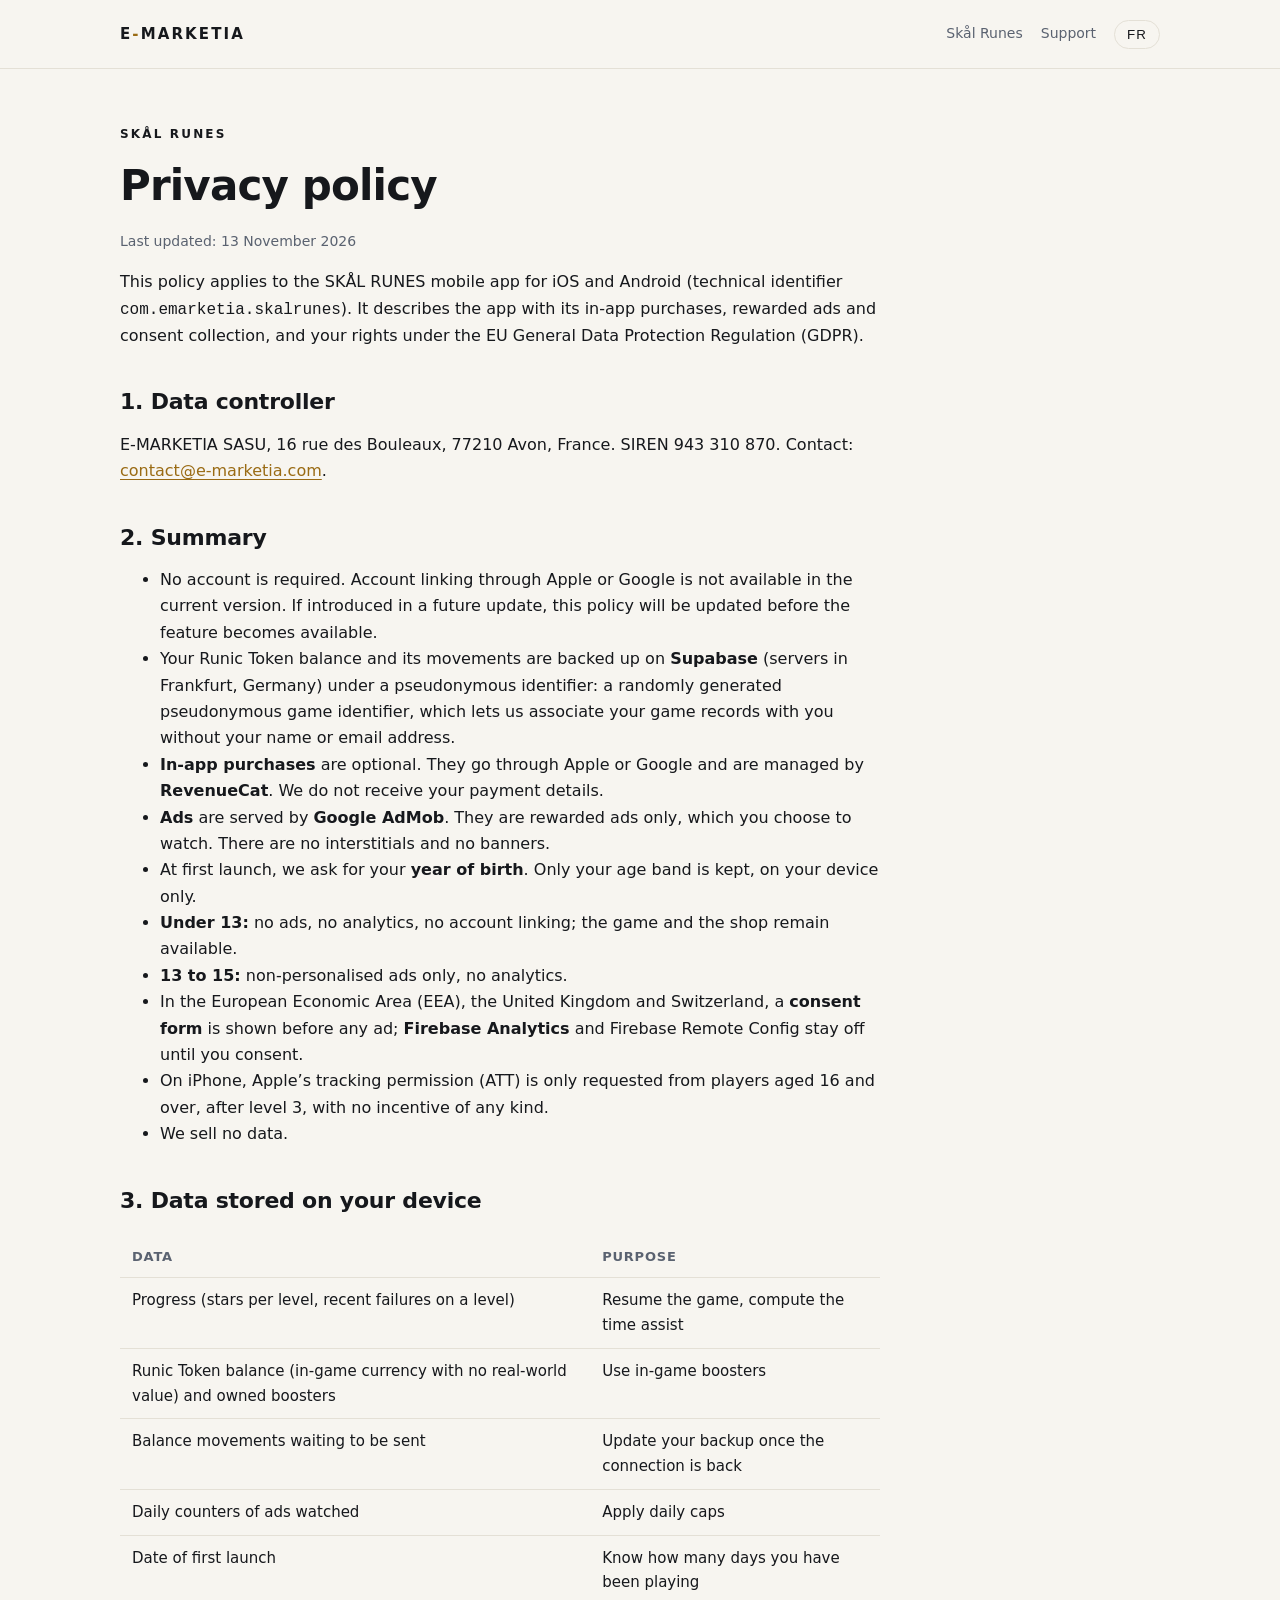
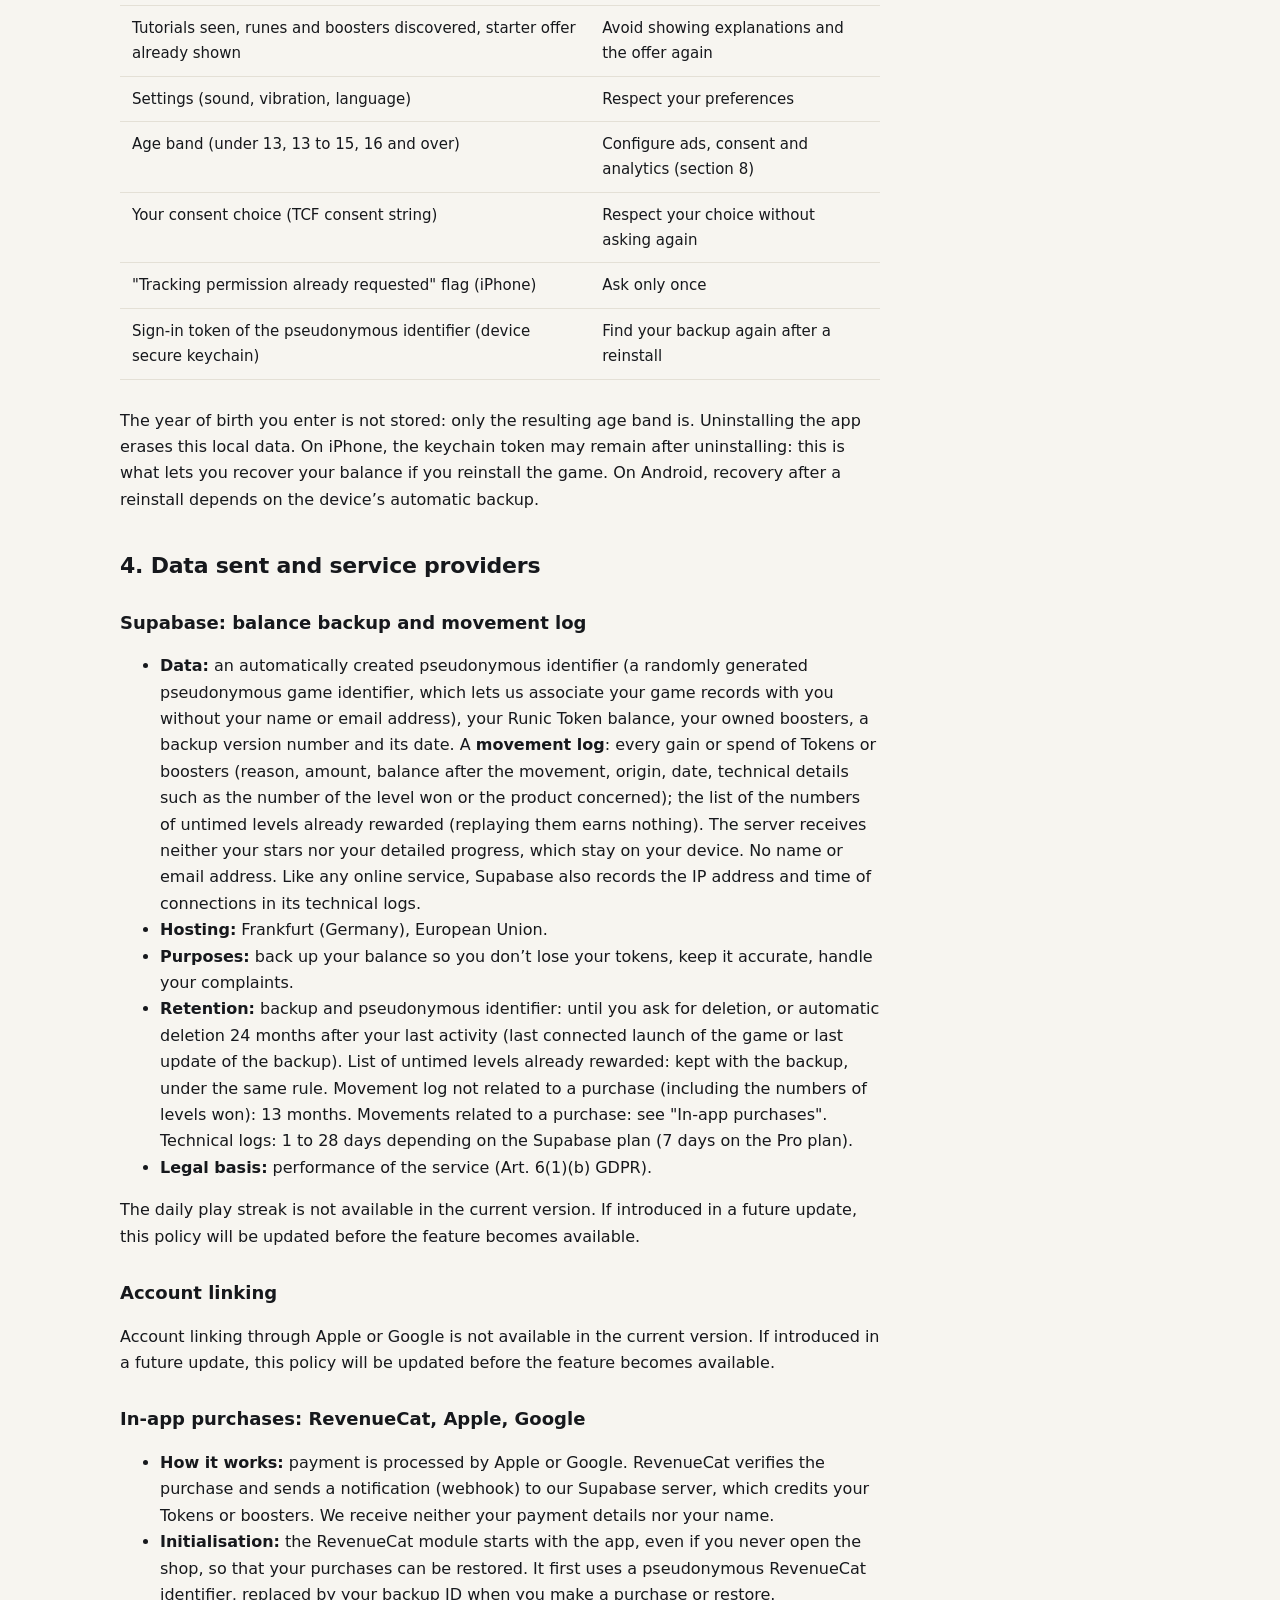
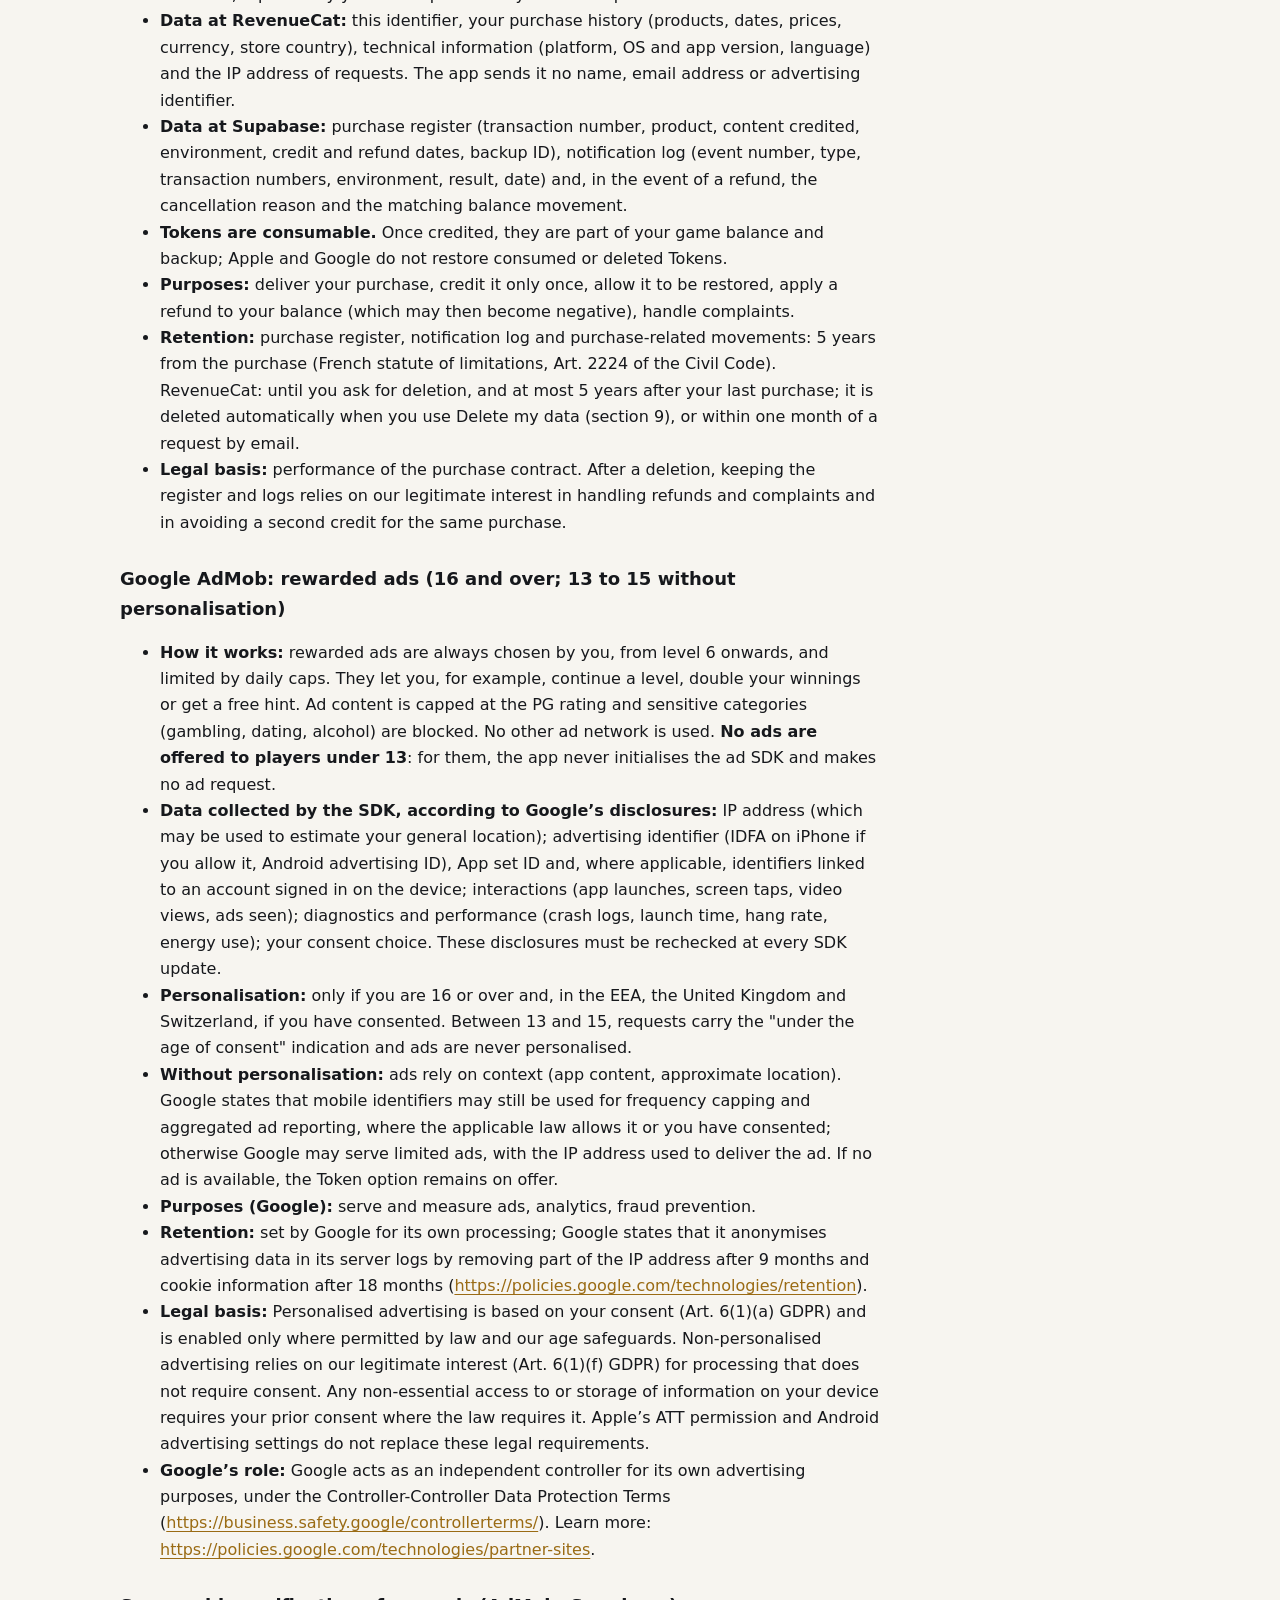
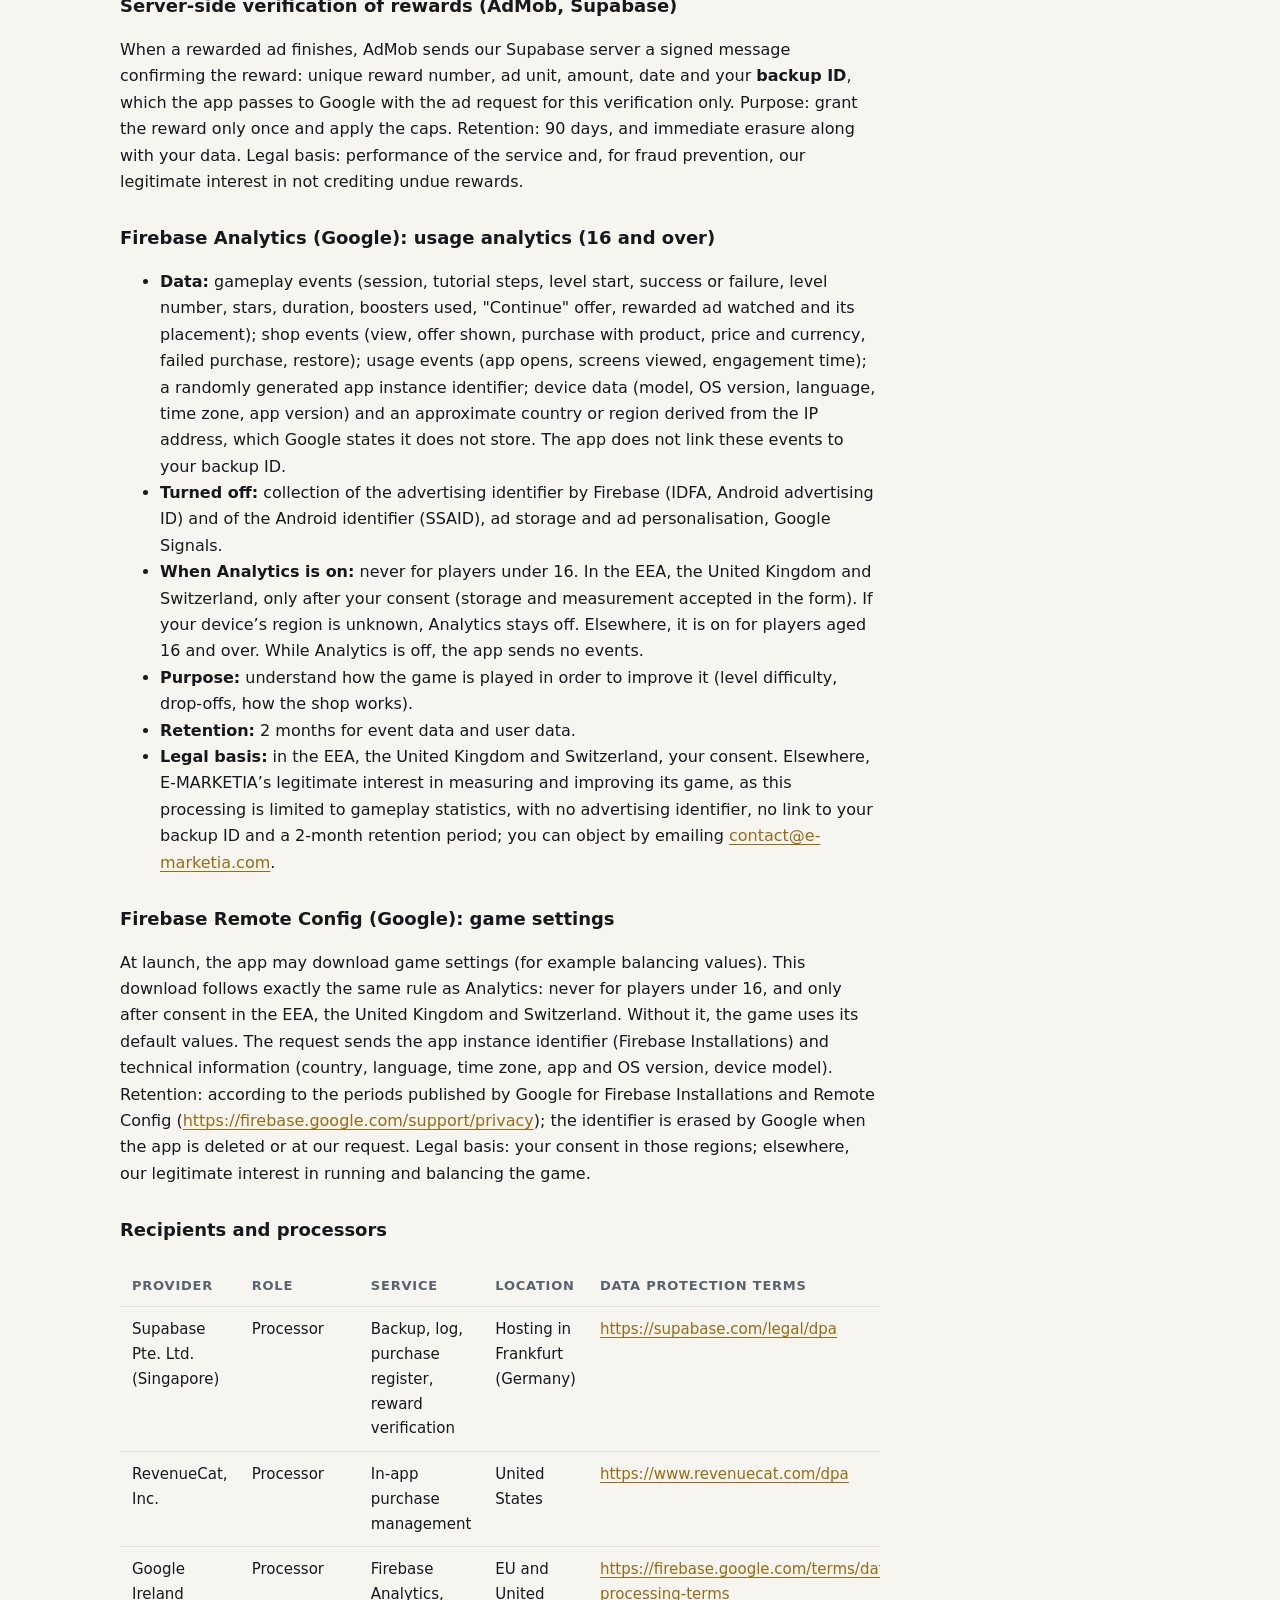
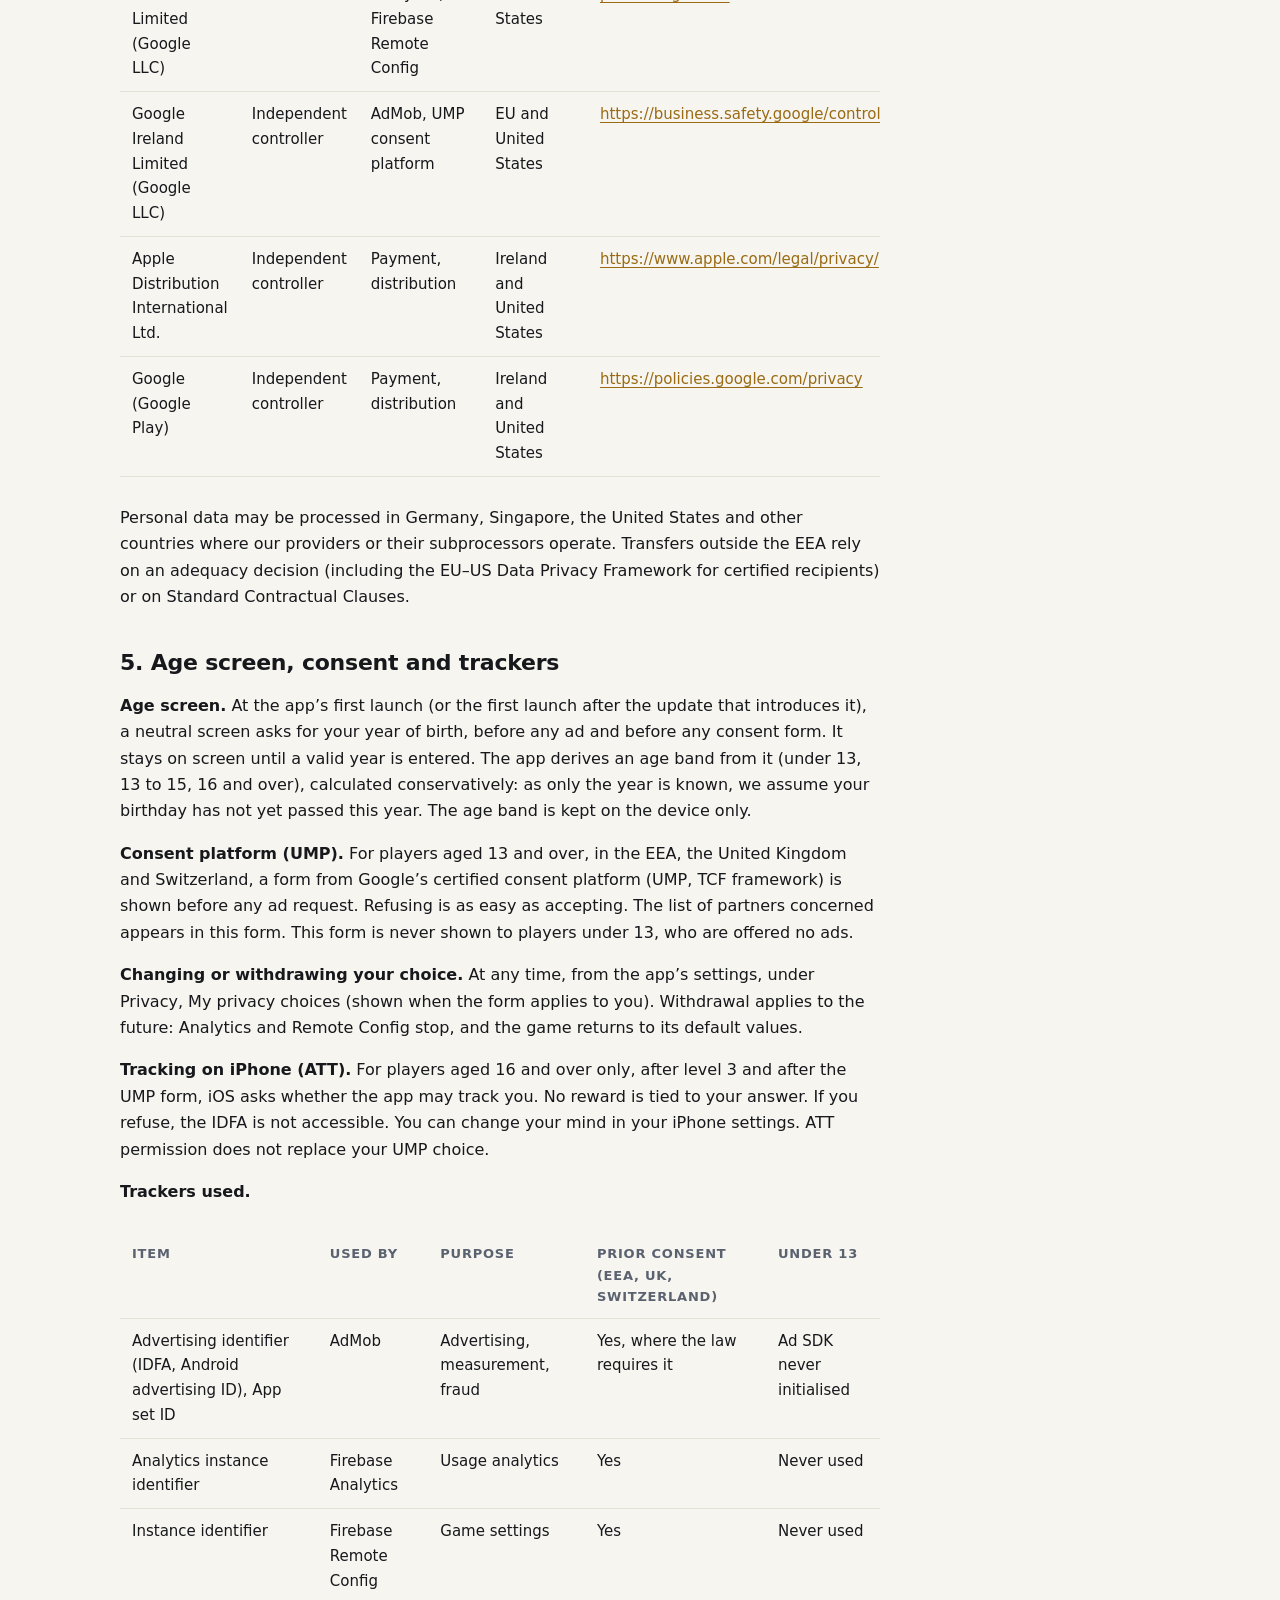
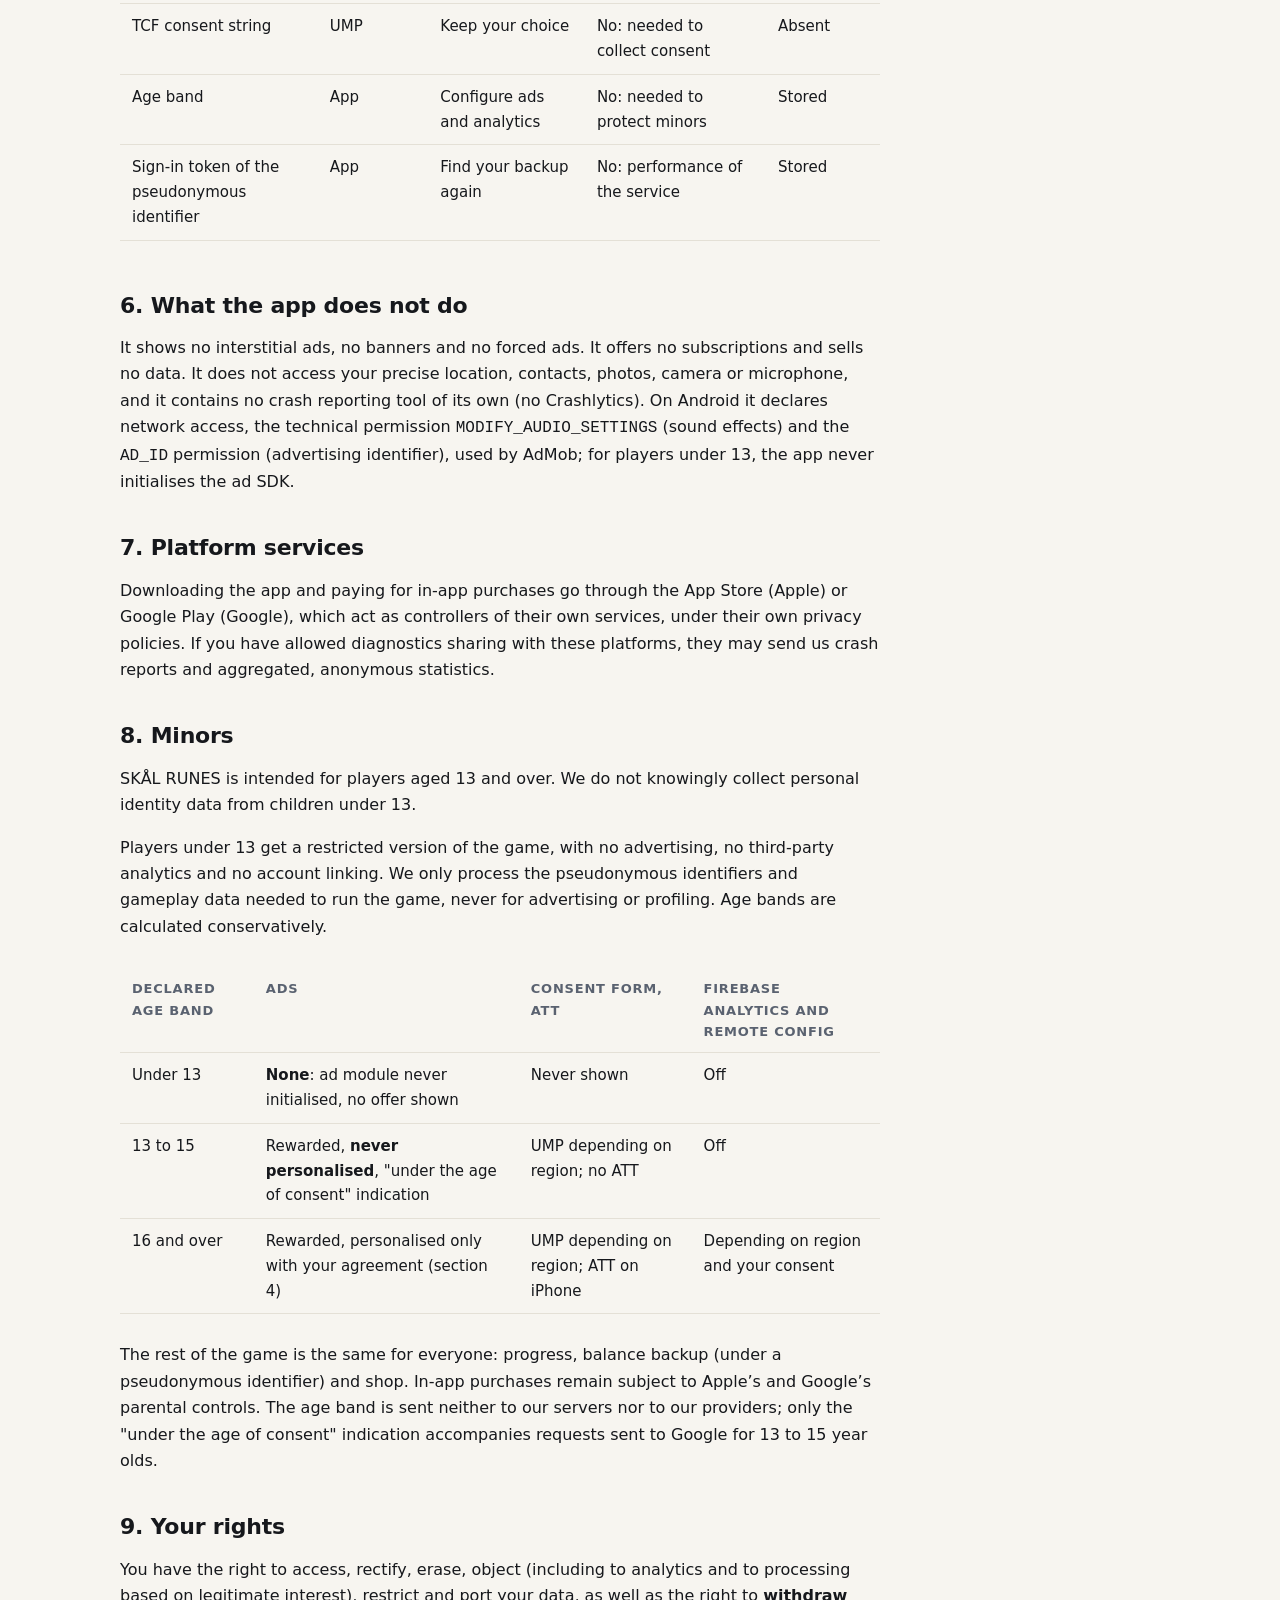
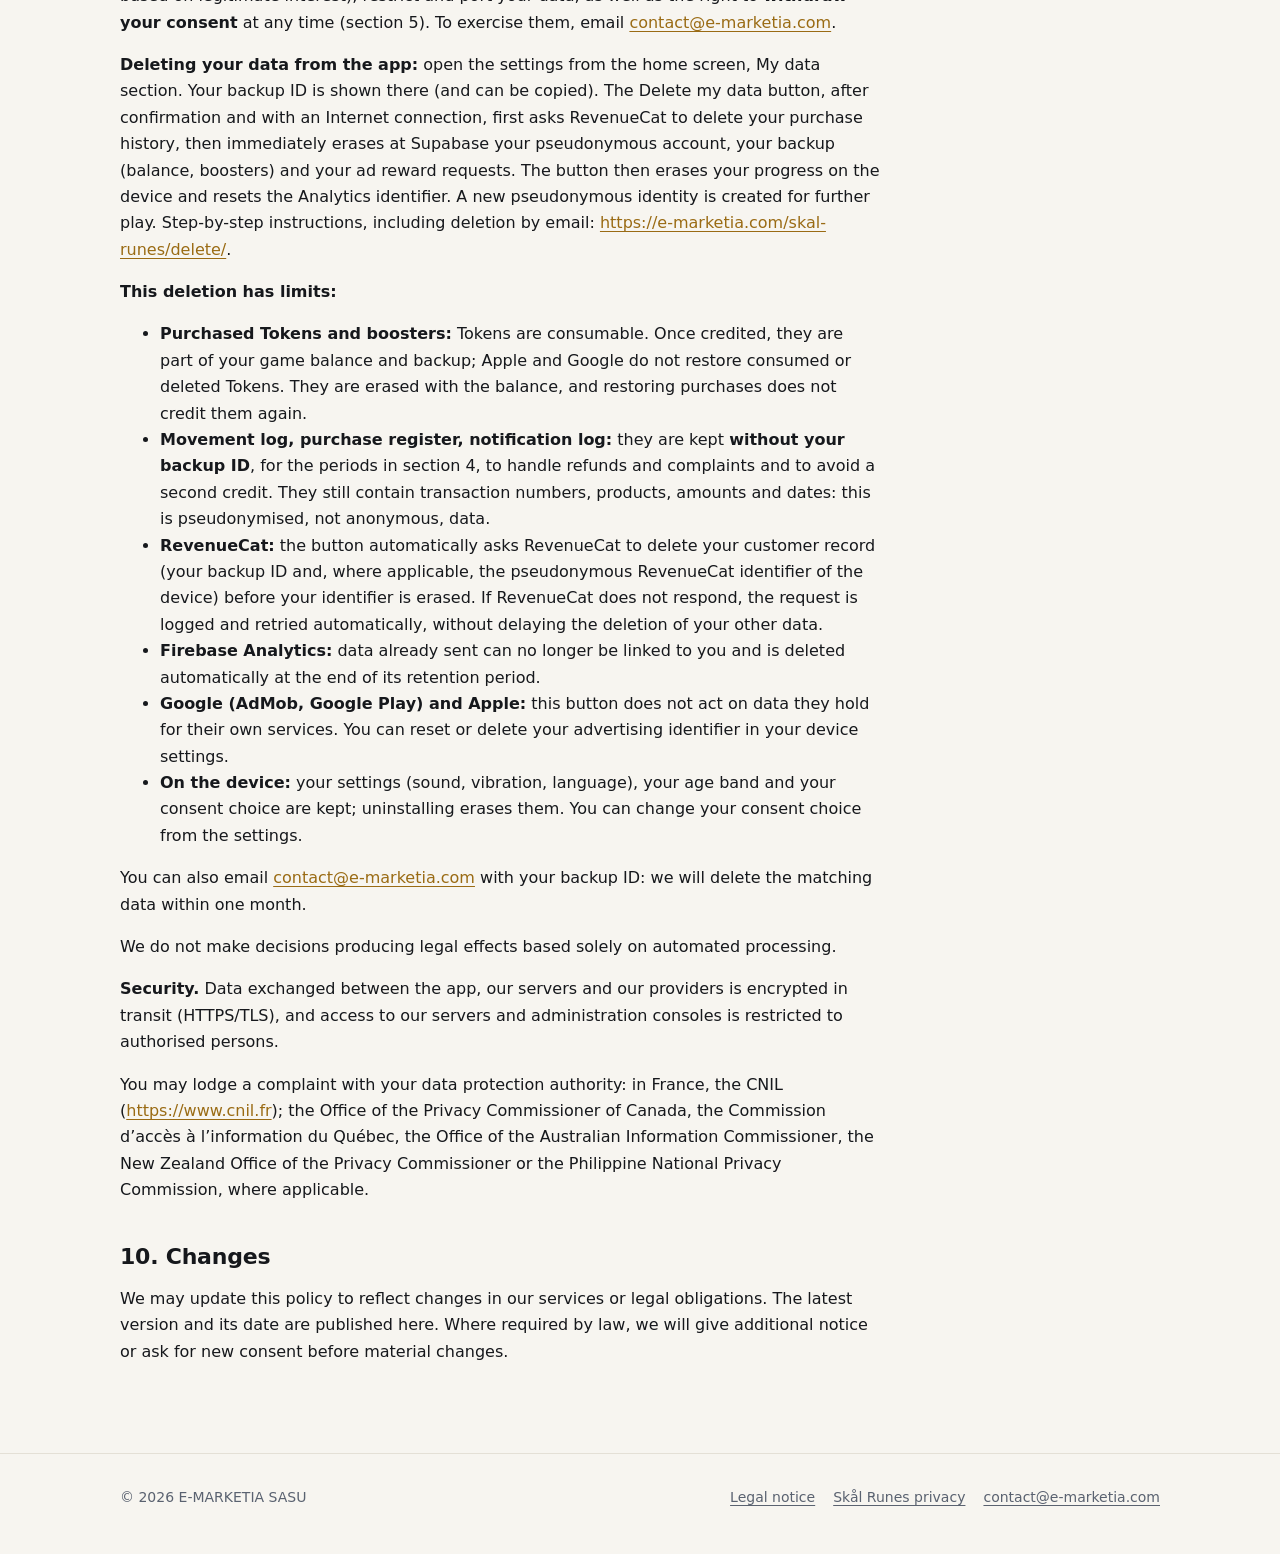
<file: skal-runes/privacy/index.html>
<!doctype html>
<html lang="fr">
<head>
<meta charset="utf-8">
<meta name="viewport" content="width=device-width,initial-scale=1">
<title>Politique de confidentialité — SKÅL RUNES</title>
<meta name="description" content="Politique de confidentialité de l’application SKÅL RUNES éditée par E-MARKETIA.">
<meta name="color-scheme" content="dark light">
<link rel="icon" href="data:image/svg+xml,%3Csvg xmlns='http://www.w3.org/2000/svg' viewBox='0 0 32 32'%3E%3Crect width='32' height='32' rx='7' fill='%230e1116'/%3E%3Cpath d='M10 8h12M10 16h9M10 24h12M10 8v16' stroke='%23e2b866' stroke-width='3' stroke-linecap='round' fill='none'/%3E%3C/svg%3E">
<link rel="stylesheet" href="../../assets/style.css">
<script src="../../assets/lang.js"></script>
</head>
<body>
<header class="site"><div class="wrap">
<a class="brand" href="../../">E<span>-</span>MARKETIA</a>
<nav class="top">
<a href="../../skal-runes/">Skål Runes</a>
<a href="../../skal-runes/support/"><span lang="fr">Support</span><span lang="en">Support</span></a>
<button class="lang-switch" type="button">EN</button>
</nav>
</div></header>
<main>

<div class="wrap"><article class="prose">
<p class="eyebrow">SKÅL RUNES</p>
<div lang="fr">
<h1>Politique de confidentialité</h1>
<p class="meta">Dernière mise à jour : 13 novembre 2026</p>
<p>Cette politique s’applique à l’application mobile SKÅL RUNES pour iOS et Android (identifiant technique <code>com.emarketia.skalrunes</code>). Elle décrit l’application avec ses achats intégrés, ses publicités récompensées et le recueil du consentement, ainsi que vos droits au titre du Règlement général sur la protection des données (RGPD).</p>
<h2>1. Responsable du traitement</h2>
<p>E-MARKETIA SASU, 16 rue des Bouleaux, 77210 Avon, France. SIREN 943 310 870. Contact : <a href="mailto:contact@e-marketia.com">contact@e-marketia.com</a>.</p>
<h2>2. En résumé</h2>
<ul>
<li>Aucun compte n’est obligatoire. La liaison de compte via Apple ou Google n’est pas disponible dans la version actuelle. Si elle est introduite dans une future mise à jour, cette politique sera mise à jour avant que la fonction ne devienne disponible.</li>
<li>Votre solde de Jetons Runiques et ses mouvements sont sauvegardés sur <strong>Supabase</strong> (serveurs à Francfort, Allemagne) sous un identifiant pseudonyme : un identifiant de jeu pseudonyme généré aléatoirement, qui nous permet d’associer vos enregistrements de jeu à vous sans votre nom ni votre adresse e-mail.</li>
<li>Les <strong>achats intégrés</strong> sont facultatifs. Ils passent par Apple ou Google et sont gérés par <strong>RevenueCat</strong>. Nous ne recevons pas vos coordonnées bancaires.</li>
<li>Les <strong>publicités</strong> sont diffusées par <strong>Google AdMob</strong>. Ce sont uniquement des publicités récompensées, que vous choisissez de regarder. Il n’y a ni interstitiel, ni bannière.</li>
<li>Au premier lancement, nous vous demandons votre <strong>année de naissance</strong>. Seule votre tranche d’âge est conservée, sur votre appareil uniquement.</li>
<li><strong>Moins de 13 ans :</strong> aucune publicité, aucune mesure d’audience, pas de liaison de compte ; le jeu et la boutique restent disponibles.</li>
<li><strong>13 à 15 ans :</strong> publicités non personnalisées uniquement, aucune mesure d’audience.</li>
<li>Dans l’Espace économique européen (EEE), au Royaume-Uni et en Suisse, un <strong>formulaire de consentement</strong> s’affiche avant toute publicité ; <strong>Firebase Analytics</strong> et Firebase Remote Config restent coupés tant que vous n’avez pas consenti.</li>
<li>Sur iPhone, l’autorisation de suivi d’Apple (ATT) n’est demandée qu’aux joueurs de 16 ans et plus, après le niveau 3, sans aucune incitation.</li>
<li>Nous ne vendons aucune donnée.</li>
</ul>
<h2>3. Données enregistrées sur votre appareil</h2>
<div class="table-scroll"><table>
<tr><th>Donnée</th><th>Utilité</th></tr>
<tr><td>Progression (étoiles par niveau, échecs récents sur un niveau)</td><td>Reprendre le jeu, calculer l’aide au temps</td></tr>
<tr><td>Solde de Jetons Runiques (monnaie du jeu, sans valeur réelle) et boosters possédés</td><td>Utiliser les bonus du jeu</td></tr>
<tr><td>Mouvements de solde en attente d’envoi</td><td>Mettre à jour votre sauvegarde une fois la connexion revenue</td></tr>
<tr><td>Compteurs quotidiens de publicités regardées</td><td>Appliquer les plafonds quotidiens</td></tr>
<tr><td>Date de première ouverture</td><td>Savoir depuis combien de jours vous jouez</td></tr>
<tr><td>Tutoriels vus, runes et bonus déjà découverts, offre de départ déjà présentée</td><td>Ne pas réafficher les explications et l’offre</td></tr>
<tr><td>Réglages (son, vibrations, langue)</td><td>Respecter vos préférences</td></tr>
<tr><td>Tranche d’âge (moins de 13 ans, 13 à 15 ans, 16 ans et plus)</td><td>Régler publicités, consentement et mesure d’audience (section 8)</td></tr>
<tr><td>Votre choix de consentement (chaîne de consentement TCF)</td><td>Respecter votre choix sans vous le redemander</td></tr>
<tr><td>Indicateur « autorisation de suivi déjà demandée » (iPhone)</td><td>Ne poser la question qu’une fois</td></tr>
<tr><td>Jeton de connexion de l’identifiant pseudonyme (trousseau sécurisé de l’appareil)</td><td>Retrouver votre sauvegarde après une réinstallation</td></tr>
</table></div>
<p>L’année de naissance saisie n’est pas enregistrée : seule la tranche d’âge calculée l’est. La désinstallation efface ces données locales. Sur iPhone, le jeton du trousseau peut subsister après la désinstallation : c’est ce qui permet de retrouver votre solde si vous réinstallez le jeu. Sur Android, la reprise après une réinstallation dépend de la sauvegarde automatique de l’appareil.</p>
<h2>4. Données transmises et prestataires</h2>
<h3>Supabase : sauvegarde du solde et journal des mouvements</h3>
<ul>
<li><strong>Données :</strong> un identifiant pseudonyme créé automatiquement (un identifiant de jeu pseudonyme généré aléatoirement, qui nous permet d’associer vos enregistrements de jeu à vous sans votre nom ni votre adresse e-mail), votre solde de Jetons Runiques, vos boosters possédés, un numéro de version de la sauvegarde et sa date. Un <strong>journal des mouvements</strong> : chaque gain ou dépense de Jetons ou de boosters (motif, montant, solde après mouvement, origine, date, détails techniques tels que le numéro du niveau gagné ou le produit concerné) ; la liste des numéros des niveaux sans chrono déjà récompensés (un rejeu n’en rapporte pas). Le serveur ne reçoit ni vos étoiles, ni votre progression détaillée, qui restent sur l’appareil. Ni nom, ni adresse e-mail. Comme tout service en ligne, Supabase enregistre aussi dans ses journaux techniques l’adresse IP et l’heure des connexions.</li>
<li><strong>Hébergement :</strong> Francfort (Allemagne), Union européenne.</li>
<li><strong>Finalités :</strong> sauvegarder votre solde pour ne pas perdre vos jetons, garantir son exactitude, traiter vos réclamations.</li>
<li><strong>Conservation :</strong> sauvegarde et identifiant pseudonyme : jusqu’à votre demande de suppression, ou suppression automatique 24 mois après votre dernière activité (dernière ouverture connectée du jeu ou dernière mise à jour de la sauvegarde). Liste des niveaux sans chrono déjà récompensés : conservée avec la sauvegarde, selon la même règle. Journal des mouvements sans lien avec un achat (dont les numéros des niveaux gagnés) : 13 mois. Mouvements liés à un achat : voir « Achats intégrés ». Journaux techniques : de 1 à 28 jours selon l’offre Supabase souscrite (7 jours sur l’offre Pro).</li>
<li><strong>Base légale :</strong> exécution du service (art. 6.1.b RGPD).</li>
</ul>
<p>La série de jours de jeu n’est pas disponible dans la version actuelle. Si elle est introduite dans une future mise à jour, cette politique sera mise à jour avant que la fonction ne devienne disponible.</p>
<h3>Liaison de compte</h3>
<p>La liaison de compte via Apple ou Google n’est pas disponible dans la version actuelle. Si elle est introduite dans une future mise à jour, cette politique sera mise à jour avant que la fonction ne devienne disponible.</p>
<h3>Achats intégrés : RevenueCat, Apple, Google</h3>
<ul>
<li><strong>Fonctionnement :</strong> le paiement est traité par Apple ou Google. RevenueCat vérifie l’achat et envoie une notification (webhook) à notre serveur Supabase, qui crédite vos Jetons ou boosters. Nous ne recevons ni vos coordonnées bancaires, ni votre nom.</li>
<li><strong>Initialisation :</strong> le module RevenueCat démarre avec l’application, même si vous n’ouvrez jamais la boutique, afin de permettre la restauration de vos achats. Il utilise d’abord un identifiant pseudonyme propre à RevenueCat, remplacé par votre identifiant de sauvegarde lors d’un achat ou d’une restauration.</li>
<li><strong>Données chez RevenueCat :</strong> cet identifiant, votre historique d’achats (produits, dates, prix, devise, pays de la boutique), des informations techniques (plateforme, version du système et de l’application, langue) et l’adresse IP des requêtes. L’application ne lui transmet ni nom, ni e-mail, ni identifiant publicitaire.</li>
<li><strong>Données chez Supabase :</strong> registre d’achats (numéro de transaction, produit, contenu crédité, environnement, dates de crédit et de remboursement, identifiant de sauvegarde), journal des notifications (numéro d’événement, type, numéros de transaction, environnement, résultat, date) et, en cas de remboursement, le motif d’annulation et le mouvement de solde correspondant.</li>
<li><strong>Les Jetons sont consommables.</strong> Une fois crédités, ils font partie de votre solde de jeu et de votre sauvegarde ; Apple et Google ne restaurent pas les Jetons consommés ou supprimés.</li>
<li><strong>Finalités :</strong> livrer votre achat, ne le créditer qu’une fois, permettre sa restauration, répercuter un remboursement sur votre solde (qui peut alors devenir négatif), traiter les réclamations.</li>
<li><strong>Conservation :</strong> registre d’achats, journal des notifications et mouvements liés à un achat : 5 ans à compter de l’achat (délai de prescription civile, art. 2224 du Code civil). RevenueCat : jusqu’à votre demande de suppression, et au plus 5 ans après votre dernier achat ; elles sont supprimées automatiquement quand vous utilisez <em>Supprimer mes données</em> (section 9), ou dans le mois qui suit une demande par e-mail.</li>
<li><strong>Base légale :</strong> exécution du contrat d’achat. Après une suppression, la conservation du registre et des journaux repose sur notre intérêt légitime à traiter les remboursements et réclamations et à éviter un second crédit du même achat.</li>
</ul>
<h3>Google AdMob : publicités récompensées (16 ans et plus ; 13 à 15 ans sans personnalisation)</h3>
<ul>
<li><strong>Fonctionnement :</strong> les publicités récompensées sont toujours choisies par vous, à partir du niveau 6, et limitées par des plafonds quotidiens. Elles permettent par exemple de continuer un niveau, de doubler vos gains ou d’obtenir un indice gratuit. Les contenus sont plafonnés au classement PG et les catégories sensibles (jeux d’argent, rencontres, alcool) sont bloquées. Aucun autre réseau publicitaire n’est utilisé. <strong>Aucune publicité n’est proposée aux joueurs de moins de 13 ans</strong> : pour eux, l’application n’initialise jamais le SDK publicitaire et n’envoie aucune requête publicitaire.</li>
<li><strong>Données collectées par le SDK, selon les déclarations de Google :</strong> adresse IP (qui peut servir à estimer votre localisation générale) ; identifiant publicitaire (IDFA sur iPhone si vous l’autorisez, identifiant publicitaire Android), App set ID et, le cas échéant, identifiants liés à un compte connecté sur l’appareil ; interactions (lancements de l’application, touchers de l’écran, visionnages de vidéos, publicités vues) ; diagnostics et performances (journaux de plantage, durée de lancement, taux de blocage, consommation d’énergie) ; votre choix de consentement. Ces déclarations sont à revérifier à chaque mise à jour du SDK.</li>
<li><strong>Personnalisation :</strong> seulement si vous avez 16 ans ou plus et, dans l’EEE, au Royaume-Uni et en Suisse, si vous y avez consenti. Entre 13 et 15 ans, les requêtes portent l’indication « âge inférieur à l’âge du consentement » et les publicités ne sont jamais personnalisées.</li>
<li><strong>Sans personnalisation :</strong> les publicités reposent sur le contexte (contenu de l’application, localisation approximative). Google indique que des identifiants mobiles peuvent encore servir à plafonner la fréquence des annonces et à produire des rapports agrégés, lorsque le droit applicable le permet ou que vous y avez consenti ; sinon, Google peut diffuser des annonces à diffusion limitée, l’adresse IP servant à acheminer l’annonce. S’il n’y a pas de publicité disponible, l’option en Jetons reste proposée.</li>
<li><strong>Finalités (Google) :</strong> diffuser et mesurer les publicités, analyse, prévention de la fraude.</li>
<li><strong>Conservation :</strong> fixée par Google pour ses propres traitements ; Google indique anonymiser les données publicitaires de ses journaux en supprimant une partie de l’adresse IP après 9 mois et les informations de cookies après 18 mois (<a href="https://policies.google.com/technologies/retention">https://policies.google.com/technologies/retention</a>).</li>
<li><strong>Base légale :</strong> la publicité personnalisée repose sur votre consentement (art. 6.1.a RGPD) et n’est activée que là où la loi et nos garde-fous liés à l’âge le permettent. La publicité non personnalisée repose sur notre intérêt légitime (art. 6.1.f RGPD) pour les traitements qui ne nécessitent pas de consentement. Tout accès non essentiel à des informations de votre appareil, ou tout stockage d’informations sur celui-ci, requiert votre consentement préalable lorsque la loi l’exige. L’autorisation ATT d’Apple et les réglages publicitaires d’Android ne remplacent pas ces obligations légales.</li>
<li><strong>Rôle de Google :</strong> Google agit en responsable de traitement distinct pour ses propres finalités publicitaires, selon les conditions de protection des données entre responsables de traitement (<a href="https://business.safety.google/controllerterms/">https://business.safety.google/controllerterms/</a>). Pour en savoir plus : <a href="https://policies.google.com/technologies/partner-sites">https://policies.google.com/technologies/partner-sites</a>.</li>
</ul>
<h3>Vérification serveur des récompenses (AdMob, Supabase)</h3>
<p>Quand une publicité récompensée est terminée, AdMob envoie à notre serveur Supabase un message signé pour confirmer la récompense : numéro unique de récompense, unité publicitaire, montant, date et votre <strong>identifiant de sauvegarde</strong>, que l’application transmet à Google avec la demande de publicité pour cette seule vérification. Finalité : accorder la récompense une seule fois et appliquer les plafonds. Conservation : 90 jours, et effacement immédiat avec vos données. Base légale : exécution du service et, pour la prévention de la fraude, notre intérêt légitime à ne pas créditer de récompense indue.</p>
<h3>Firebase Analytics (Google) : mesure d’audience (16 ans et plus)</h3>
<ul>
<li><strong>Données :</strong> événements de jeu (session, étapes du tutoriel, début, réussite ou échec d’un niveau, numéro du niveau, étoiles, durée, bonus utilisés, offre « Continuer », publicité récompensée regardée et son emplacement) ; événements de boutique (consultation, offre présentée, achat avec produit, prix et devise, échec d’achat, restauration) ; événements d’usage (ouverture de l’application, écrans affichés, durée d’utilisation) ; un identifiant d’instance de l’application, généré aléatoirement ; des données d’appareil (modèle, version du système, langue, fuseau, version de l’application) et un pays ou une région approximatifs, déduits de l’adresse IP, que Google indique ne pas conserver. L’application ne relie pas ces événements à votre identifiant de sauvegarde.</li>
<li><strong>Ce qui est désactivé :</strong> collecte de l’identifiant publicitaire par Firebase (IDFA, identifiant publicitaire Android) et de l’identifiant Android (SSAID), stockage et personnalisation publicitaires, Google Signals.</li>
<li><strong>Quand Analytics est actif :</strong> jamais pour les joueurs de moins de 16 ans. Dans l’EEE, au Royaume-Uni et en Suisse, seulement après votre consentement (stockage et mesure acceptés dans le formulaire). Si la région de votre appareil est inconnue, Analytics reste coupé. Ailleurs, il est actif pour les joueurs de 16 ans et plus. Tant qu’Analytics est coupé, l’application n’envoie aucun événement.</li>
<li><strong>Finalité :</strong> comprendre comment le jeu est joué pour l’améliorer (difficulté des niveaux, abandons, fonctionnement de la boutique).</li>
<li><strong>Conservation :</strong> 2 mois pour les données d’événements et les données utilisateur.</li>
<li><strong>Base légale :</strong> dans l’EEE, au Royaume-Uni et en Suisse, votre consentement. Ailleurs, l’intérêt légitime d’E-MARKETIA à mesurer et améliorer son jeu, ce traitement étant limité à des statistiques de jeu, sans identifiant publicitaire, sans lien avec votre identifiant de sauvegarde et conservé 2 mois ; vous pouvez vous y opposer en écrivant à <a href="mailto:contact@e-marketia.com">contact@e-marketia.com</a>.</li>
</ul>
<h3>Firebase Remote Config (Google) : réglages du jeu</h3>
<p>Au lancement, l’application peut télécharger des réglages du jeu (par exemple des valeurs d’équilibrage). Ce téléchargement suit exactement la même règle qu’Analytics : jamais pour les moins de 16 ans, et seulement après consentement dans l’EEE, au Royaume-Uni et en Suisse. Sans lui, le jeu utilise ses valeurs par défaut. La requête transmet l’identifiant d’instance de l’application (Firebase Installations) et des informations techniques (pays, langue, fuseau, version de l’application et du système, modèle d’appareil). Conservation : selon les durées publiées par Google pour Firebase Installations et Remote Config (<a href="https://firebase.google.com/support/privacy">https://firebase.google.com/support/privacy</a>) ; l’identifiant est effacé par Google à la suppression de l’application ou sur notre demande. Base légale : votre consentement dans ces régions ; ailleurs, notre intérêt légitime à faire fonctionner et équilibrer le jeu.</p>
<h3>Destinataires et sous-traitants</h3>
<div class="table-scroll"><table>
<tr><th>Prestataire</th><th>Rôle</th><th>Service</th><th>Localisation</th><th>Accord de protection des données</th></tr>
<tr><td>Supabase Pte. Ltd. (Singapour)</td><td>Sous-traitant</td><td>Sauvegarde, journal, registre d’achats, vérification des récompenses</td><td>Hébergement à Francfort (Allemagne)</td><td><a href="https://supabase.com/legal/dpa">https://supabase.com/legal/dpa</a></td></tr>
<tr><td>RevenueCat, Inc.</td><td>Sous-traitant</td><td>Gestion des achats intégrés</td><td>États-Unis</td><td><a href="https://www.revenuecat.com/dpa">https://www.revenuecat.com/dpa</a></td></tr>
<tr><td>Google Ireland Limited (Google LLC)</td><td>Sous-traitant</td><td>Firebase Analytics, Firebase Remote Config</td><td>UE et États-Unis</td><td><a href="https://firebase.google.com/terms/data-processing-terms">https://firebase.google.com/terms/data-processing-terms</a></td></tr>
<tr><td>Google Ireland Limited (Google LLC)</td><td>Responsable distinct</td><td>AdMob, plateforme de consentement UMP</td><td>UE et États-Unis</td><td><a href="https://business.safety.google/controllerterms/">https://business.safety.google/controllerterms/</a></td></tr>
<tr><td>Apple Distribution International Ltd.</td><td>Responsable distinct</td><td>Paiement, distribution</td><td>Irlande et États-Unis</td><td><a href="https://www.apple.com/legal/privacy/">https://www.apple.com/legal/privacy/</a></td></tr>
<tr><td>Google (Google Play)</td><td>Responsable distinct</td><td>Paiement, distribution</td><td>Irlande et États-Unis</td><td><a href="https://policies.google.com/privacy">https://policies.google.com/privacy</a></td></tr>
</table></div>
<p>Des données personnelles peuvent être traitées en Allemagne, à Singapour, aux États-Unis et dans d’autres pays où nos prestataires ou leurs sous-traitants opèrent. Les transferts hors de l’EEE reposent sur une décision d’adéquation (notamment le cadre de protection des données UE–États-Unis pour les destinataires certifiés) ou sur des clauses contractuelles types.</p>
<h2>5. Écran d’âge, consentement et traceurs</h2>
<p><strong>Écran d’âge.</strong> Au premier lancement de l’application (ou au premier lancement après la mise à jour qui l’introduit), un écran neutre vous demande votre année de naissance, avant toute publicité et avant tout formulaire de consentement. Il reste affiché tant qu’une année valide n’est pas saisie. L’application en déduit une tranche d’âge (moins de 13 ans, 13 à 15 ans, 16 ans et plus), calculée de façon prudente : seule l’année étant connue, nous supposons que votre anniversaire n’est pas encore passé cette année. La tranche d’âge est conservée uniquement sur l’appareil.</p>
<p><strong>Plateforme de consentement (UMP).</strong> Pour les joueurs de 13 ans et plus, dans l’EEE, au Royaume-Uni et en Suisse, un formulaire de la plateforme de consentement certifiée de Google (UMP, cadre TCF) s’affiche avant toute requête publicitaire. Refuser est aussi simple qu’accepter. La liste des partenaires concernés figure dans ce formulaire. Ce formulaire n’est jamais présenté aux moins de 13 ans, à qui aucune publicité n’est proposée.</p>
<p><strong>Modifier ou retirer votre choix.</strong> À tout moment, depuis les réglages de l’application, rubrique <em>Confidentialité</em>, <em>Mes choix de confidentialité</em> (affichée quand le formulaire s’applique à vous). Le retrait vaut pour l’avenir : Analytics et Remote Config s’arrêtent, le jeu revient à ses valeurs par défaut.</p>
<p><strong>Suivi sur iPhone (ATT).</strong> Pour les joueurs de 16 ans et plus seulement, après le niveau 3 et après le formulaire UMP, iOS vous demande si l’application peut vous suivre. Aucune récompense n’est liée à votre réponse. Si vous refusez, l’IDFA n’est pas accessible. Vous pouvez changer d’avis dans les réglages de votre iPhone. L’autorisation ATT ne remplace pas votre choix UMP.</p>
<p><strong>Traceurs utilisés.</strong></p>
<div class="table-scroll"><table>
<tr><th>Élément</th><th>Utilisé par</th><th>Finalité</th><th>Consentement préalable (EEE, Royaume-Uni, Suisse)</th><th>Moins de 13 ans</th></tr>
<tr><td>Identifiant publicitaire (IDFA, identifiant publicitaire Android), App set ID</td><td>AdMob</td><td>Publicité, mesure, fraude</td><td>Oui, lorsque la loi l’exige</td><td>SDK publicitaire jamais initialisé</td></tr>
<tr><td>Identifiant d’instance Analytics</td><td>Firebase Analytics</td><td>Mesure d’audience</td><td>Oui</td><td>Jamais utilisé</td></tr>
<tr><td>Identifiant d’instance</td><td>Firebase Remote Config</td><td>Réglages du jeu</td><td>Oui</td><td>Jamais utilisé</td></tr>
<tr><td>Chaîne de consentement TCF</td><td>UMP</td><td>Conserver votre choix</td><td>Non : nécessaire au recueil du consentement</td><td>Absente</td></tr>
<tr><td>Tranche d’âge</td><td>Application</td><td>Régler publicités et mesure</td><td>Non : nécessaire à la protection des mineurs</td><td>Enregistrée</td></tr>
<tr><td>Jeton de connexion de l’identifiant pseudonyme</td><td>Application</td><td>Retrouver votre sauvegarde</td><td>Non : exécution du service</td><td>Enregistré</td></tr>
</table></div>
<h2>6. Ce que l’application ne fait pas</h2>
<p>Elle n’affiche aucune publicité interstitielle, aucune bannière, aucune publicité imposée. Elle ne propose aucun abonnement et ne vend aucune donnée. Elle n’accède ni à votre position précise, ni à vos contacts, ni à vos photos, ni à votre caméra, ni à votre microphone, et ne contient pas d’outil de rapport de plantage propre (pas de Crashlytics). Sur Android, elle déclare l’accès réseau, la permission technique <code>MODIFY_AUDIO_SETTINGS</code> (effets sonores) et la permission <code>AD_ID</code> (identifiant publicitaire), utilisée par AdMob ; pour les moins de 13 ans, l’application n’initialise jamais le SDK publicitaire.</p>
<h2>7. Services des plateformes</h2>
<p>Le téléchargement et le paiement des achats intégrés passent par l’App Store (Apple) ou Google Play (Google), qui agissent en tant que responsables de leurs propres services, selon leurs politiques de confidentialité. Si vous avez autorisé le partage de diagnostics avec ces plateformes, elles peuvent nous transmettre des rapports de plantage et des statistiques agrégées et anonymes.</p>
<h2>8. Mineurs</h2>
<p>SKÅL RUNES s’adresse à un public de 13 ans et plus. Nous ne collectons sciemment aucune donnée nominative d’enfant de moins de 13 ans.</p>
<p>Les joueurs de moins de 13 ans disposent d’une version restreinte du jeu, sans publicité, sans mesure d’audience par un tiers et sans liaison de compte. Nous ne traitons que les identifiants pseudonymes et les données de jeu nécessaires au fonctionnement du jeu, jamais à des fins publicitaires ou de profilage. Les tranches d’âge sont calculées de façon prudente.</p>
<div class="table-scroll"><table>
<tr><th>Tranche d’âge déclarée</th><th>Publicités</th><th>Formulaire de consentement, ATT</th><th>Firebase Analytics et Remote Config</th></tr>
<tr><td>Moins de 13 ans</td><td><strong>Aucune</strong> : module publicitaire jamais initialisé, aucune offre affichée</td><td>Jamais présentés</td><td>Coupés</td></tr>
<tr><td>13 à 15 ans</td><td>Récompensées, <strong>jamais personnalisées</strong>, indication « âge inférieur à l’âge du consentement »</td><td>UMP selon la région ; pas d’ATT</td><td>Coupés</td></tr>
<tr><td>16 ans et plus</td><td>Récompensées, personnalisées seulement avec votre accord (section 4)</td><td>UMP selon la région ; ATT sur iPhone</td><td>Selon la région et votre consentement</td></tr>
</table></div>
<p>Le reste du jeu est identique pour tous : progression, sauvegarde du solde (sous un identifiant pseudonyme) et boutique. Les achats intégrés restent soumis aux contrôles parentaux d’Apple et de Google. La tranche d’âge n’est envoyée ni à nos serveurs ni à nos prestataires ; seule l’indication « âge inférieur à l’âge du consentement » accompagne, pour les 13 à 15 ans, les requêtes envoyées à Google.</p>
<h2>9. Vos droits</h2>
<p>Vous disposez d’un droit d’accès, de rectification, d’effacement, d’opposition (notamment à la mesure d’audience et aux traitements fondés sur l’intérêt légitime), de limitation et de portabilité, ainsi que du droit de <strong>retirer votre consentement</strong> à tout moment (section 5). Pour les exercer, écrivez à <a href="mailto:contact@e-marketia.com">contact@e-marketia.com</a>.</p>
<p><strong>Supprimer vos données depuis l’application :</strong> ouvrez les réglages depuis l’écran d’accueil, section <em>Mes données</em>. Votre identifiant de sauvegarde y est affiché (et copiable). Le bouton <em>Supprimer mes données</em>, après confirmation et avec une connexion Internet, demande d’abord à RevenueCat de supprimer votre historique d’achats, puis efface immédiatement chez Supabase votre compte pseudonyme, votre sauvegarde (solde, boosters) et vos demandes de récompense publicitaire. Le bouton efface ensuite votre progression sur l’appareil et réinitialise l’identifiant Analytics. Une nouvelle identité pseudonyme est créée pour la suite du jeu. Marche à suivre détaillée, y compris la suppression par e-mail : <a href="../delete/">https://e-marketia.com/skal-runes/delete/</a>.</p>
<p><strong>Cette suppression a des limites :</strong></p>
<ul>
<li><strong>Jetons et boosters achetés :</strong> les Jetons sont consommables. Une fois crédités, ils font partie de votre solde de jeu et de votre sauvegarde ; Apple et Google ne restaurent pas les Jetons consommés ou supprimés. Ils sont effacés avec le solde, et une restauration des achats ne les recrédite pas.</li>
<li><strong>Journal des mouvements, registre d’achats, journal des notifications :</strong> ils sont conservés <strong>sans votre identifiant de sauvegarde</strong>, pour les durées de la section 4, afin de traiter les remboursements et réclamations et d’éviter un second crédit. Ils contiennent toujours les numéros de transaction, les produits, les montants et les dates : ce sont des données pseudonymisées, non anonymes.</li>
<li><strong>RevenueCat :</strong> le bouton demande automatiquement à RevenueCat de supprimer votre fiche client (votre identifiant de sauvegarde et, le cas échéant, l’identifiant pseudonyme RevenueCat de l’appareil) avant l’effacement de votre identifiant. Si RevenueCat ne répond pas, la demande est journalisée et relancée automatiquement, sans retarder la suppression de vos autres données.</li>
<li><strong>Firebase Analytics :</strong> les données déjà envoyées ne peuvent plus être reliées à vous et sont effacées automatiquement au terme de leur durée de conservation.</li>
<li><strong>Google (AdMob, Google Play) et Apple :</strong> ce bouton n’agit pas sur les données qu’ils détiennent pour leurs propres services. Vous pouvez réinitialiser ou supprimer votre identifiant publicitaire dans les réglages de votre appareil.</li>
<li><strong>Sur l’appareil :</strong> vos réglages (son, vibrations, langue), votre tranche d’âge et votre choix de consentement sont conservés ; la désinstallation les efface. Vous pouvez modifier votre choix de consentement depuis les réglages.</li>
</ul>
<p>Vous pouvez aussi écrire à <a href="mailto:contact@e-marketia.com">contact@e-marketia.com</a> en indiquant votre identifiant de sauvegarde : nous supprimerons les données correspondantes dans un délai d’un mois.</p>
<p>Nous ne prenons aucune décision produisant des effets juridiques fondée exclusivement sur un traitement automatisé.</p>
<p><strong>Sécurité.</strong> Les données échangées entre l’application, nos serveurs et nos prestataires sont chiffrées en transit (HTTPS/TLS), et l’accès à nos serveurs et consoles d’administration est réservé aux personnes autorisées.</p>
<p>Vous pouvez introduire une réclamation auprès de l’autorité de protection des données compétente : en France, la CNIL (<a href="https://www.cnil.fr">https://www.cnil.fr</a>) ; le Commissariat à la protection de la vie privée du Canada, la Commission d’accès à l’information du Québec, l’Office of the Australian Information Commissioner, l’Office of the Privacy Commissioner de Nouvelle-Zélande ou la National Privacy Commission des Philippines, le cas échéant.</p>
<h2>10. Modifications</h2>
<p>Nous pouvons mettre à jour cette politique pour refléter l’évolution de nos services ou de nos obligations légales. La dernière version et sa date sont publiées sur cette page. Lorsque la loi l’exige, nous vous en informerons par d’autres moyens ou vous demanderons un nouveau consentement avant toute modification importante.</p>
</div>
<div lang="en">
<h1>Privacy policy</h1>
<p class="meta">Last updated: 13 November 2026</p>
<p>This policy applies to the SKÅL RUNES mobile app for iOS and Android (technical identifier <code>com.emarketia.skalrunes</code>). It describes the app with its in-app purchases, rewarded ads and consent collection, and your rights under the EU General Data Protection Regulation (GDPR).</p>
<h2>1. Data controller</h2>
<p>E-MARKETIA SASU, 16 rue des Bouleaux, 77210 Avon, France. SIREN 943 310 870. Contact: <a href="mailto:contact@e-marketia.com">contact@e-marketia.com</a>.</p>
<h2>2. Summary</h2>
<ul>
<li>No account is required. Account linking through Apple or Google is not available in the current version. If introduced in a future update, this policy will be updated before the feature becomes available.</li>
<li>Your Runic Token balance and its movements are backed up on <strong>Supabase</strong> (servers in Frankfurt, Germany) under a pseudonymous identifier: a randomly generated pseudonymous game identifier, which lets us associate your game records with you without your name or email address.</li>
<li><strong>In-app purchases</strong> are optional. They go through Apple or Google and are managed by <strong>RevenueCat</strong>. We do not receive your payment details.</li>
<li><strong>Ads</strong> are served by <strong>Google AdMob</strong>. They are rewarded ads only, which you choose to watch. There are no interstitials and no banners.</li>
<li>At first launch, we ask for your <strong>year of birth</strong>. Only your age band is kept, on your device only.</li>
<li><strong>Under 13:</strong> no ads, no analytics, no account linking; the game and the shop remain available.</li>
<li><strong>13 to 15:</strong> non-personalised ads only, no analytics.</li>
<li>In the European Economic Area (EEA), the United Kingdom and Switzerland, a <strong>consent form</strong> is shown before any ad; <strong>Firebase Analytics</strong> and Firebase Remote Config stay off until you consent.</li>
<li>On iPhone, Apple’s tracking permission (ATT) is only requested from players aged 16 and over, after level 3, with no incentive of any kind.</li>
<li>We sell no data.</li>
</ul>
<h2>3. Data stored on your device</h2>
<div class="table-scroll"><table>
<tr><th>Data</th><th>Purpose</th></tr>
<tr><td>Progress (stars per level, recent failures on a level)</td><td>Resume the game, compute the time assist</td></tr>
<tr><td>Runic Token balance (in-game currency with no real-world value) and owned boosters</td><td>Use in-game boosters</td></tr>
<tr><td>Balance movements waiting to be sent</td><td>Update your backup once the connection is back</td></tr>
<tr><td>Daily counters of ads watched</td><td>Apply daily caps</td></tr>
<tr><td>Date of first launch</td><td>Know how many days you have been playing</td></tr>
<tr><td>Tutorials seen, runes and boosters discovered, starter offer already shown</td><td>Avoid showing explanations and the offer again</td></tr>
<tr><td>Settings (sound, vibration, language)</td><td>Respect your preferences</td></tr>
<tr><td>Age band (under 13, 13 to 15, 16 and over)</td><td>Configure ads, consent and analytics (section 8)</td></tr>
<tr><td>Your consent choice (TCF consent string)</td><td>Respect your choice without asking again</td></tr>
<tr><td>"Tracking permission already requested" flag (iPhone)</td><td>Ask only once</td></tr>
<tr><td>Sign-in token of the pseudonymous identifier (device secure keychain)</td><td>Find your backup again after a reinstall</td></tr>
</table></div>
<p>The year of birth you enter is not stored: only the resulting age band is. Uninstalling the app erases this local data. On iPhone, the keychain token may remain after uninstalling: this is what lets you recover your balance if you reinstall the game. On Android, recovery after a reinstall depends on the device’s automatic backup.</p>
<h2>4. Data sent and service providers</h2>
<h3>Supabase: balance backup and movement log</h3>
<ul>
<li><strong>Data:</strong> an automatically created pseudonymous identifier (a randomly generated pseudonymous game identifier, which lets us associate your game records with you without your name or email address), your Runic Token balance, your owned boosters, a backup version number and its date. A <strong>movement log</strong>: every gain or spend of Tokens or boosters (reason, amount, balance after the movement, origin, date, technical details such as the number of the level won or the product concerned); the list of the numbers of untimed levels already rewarded (replaying them earns nothing). The server receives neither your stars nor your detailed progress, which stay on your device. No name or email address. Like any online service, Supabase also records the IP address and time of connections in its technical logs.</li>
<li><strong>Hosting:</strong> Frankfurt (Germany), European Union.</li>
<li><strong>Purposes:</strong> back up your balance so you don’t lose your tokens, keep it accurate, handle your complaints.</li>
<li><strong>Retention:</strong> backup and pseudonymous identifier: until you ask for deletion, or automatic deletion 24 months after your last activity (last connected launch of the game or last update of the backup). List of untimed levels already rewarded: kept with the backup, under the same rule. Movement log not related to a purchase (including the numbers of levels won): 13 months. Movements related to a purchase: see "In-app purchases". Technical logs: 1 to 28 days depending on the Supabase plan (7 days on the Pro plan).</li>
<li><strong>Legal basis:</strong> performance of the service (Art. 6(1)(b) GDPR).</li>
</ul>
<p>The daily play streak is not available in the current version. If introduced in a future update, this policy will be updated before the feature becomes available.</p>
<h3>Account linking</h3>
<p>Account linking through Apple or Google is not available in the current version. If introduced in a future update, this policy will be updated before the feature becomes available.</p>
<h3>In-app purchases: RevenueCat, Apple, Google</h3>
<ul>
<li><strong>How it works:</strong> payment is processed by Apple or Google. RevenueCat verifies the purchase and sends a notification (webhook) to our Supabase server, which credits your Tokens or boosters. We receive neither your payment details nor your name.</li>
<li><strong>Initialisation:</strong> the RevenueCat module starts with the app, even if you never open the shop, so that your purchases can be restored. It first uses a pseudonymous RevenueCat identifier, replaced by your backup ID when you make a purchase or restore.</li>
<li><strong>Data at RevenueCat:</strong> this identifier, your purchase history (products, dates, prices, currency, store country), technical information (platform, OS and app version, language) and the IP address of requests. The app sends it no name, email address or advertising identifier.</li>
<li><strong>Data at Supabase:</strong> purchase register (transaction number, product, content credited, environment, credit and refund dates, backup ID), notification log (event number, type, transaction numbers, environment, result, date) and, in the event of a refund, the cancellation reason and the matching balance movement.</li>
<li><strong>Tokens are consumable.</strong> Once credited, they are part of your game balance and backup; Apple and Google do not restore consumed or deleted Tokens.</li>
<li><strong>Purposes:</strong> deliver your purchase, credit it only once, allow it to be restored, apply a refund to your balance (which may then become negative), handle complaints.</li>
<li><strong>Retention:</strong> purchase register, notification log and purchase-related movements: 5 years from the purchase (French statute of limitations, Art. 2224 of the Civil Code). RevenueCat: until you ask for deletion, and at most 5 years after your last purchase; it is deleted automatically when you use <em>Delete my data</em> (section 9), or within one month of a request by email.</li>
<li><strong>Legal basis:</strong> performance of the purchase contract. After a deletion, keeping the register and logs relies on our legitimate interest in handling refunds and complaints and in avoiding a second credit for the same purchase.</li>
</ul>
<h3>Google AdMob: rewarded ads (16 and over; 13 to 15 without personalisation)</h3>
<ul>
<li><strong>How it works:</strong> rewarded ads are always chosen by you, from level 6 onwards, and limited by daily caps. They let you, for example, continue a level, double your winnings or get a free hint. Ad content is capped at the PG rating and sensitive categories (gambling, dating, alcohol) are blocked. No other ad network is used. <strong>No ads are offered to players under 13</strong>: for them, the app never initialises the ad SDK and makes no ad request.</li>
<li><strong>Data collected by the SDK, according to Google’s disclosures:</strong> IP address (which may be used to estimate your general location); advertising identifier (IDFA on iPhone if you allow it, Android advertising ID), App set ID and, where applicable, identifiers linked to an account signed in on the device; interactions (app launches, screen taps, video views, ads seen); diagnostics and performance (crash logs, launch time, hang rate, energy use); your consent choice. These disclosures must be rechecked at every SDK update.</li>
<li><strong>Personalisation:</strong> only if you are 16 or over and, in the EEA, the United Kingdom and Switzerland, if you have consented. Between 13 and 15, requests carry the "under the age of consent" indication and ads are never personalised.</li>
<li><strong>Without personalisation:</strong> ads rely on context (app content, approximate location). Google states that mobile identifiers may still be used for frequency capping and aggregated ad reporting, where the applicable law allows it or you have consented; otherwise Google may serve limited ads, with the IP address used to deliver the ad. If no ad is available, the Token option remains on offer.</li>
<li><strong>Purposes (Google):</strong> serve and measure ads, analytics, fraud prevention.</li>
<li><strong>Retention:</strong> set by Google for its own processing; Google states that it anonymises advertising data in its server logs by removing part of the IP address after 9 months and cookie information after 18 months (<a href="https://policies.google.com/technologies/retention">https://policies.google.com/technologies/retention</a>).</li>
<li><strong>Legal basis:</strong> Personalised advertising is based on your consent (Art. 6(1)(a) GDPR) and is enabled only where permitted by law and our age safeguards. Non-personalised advertising relies on our legitimate interest (Art. 6(1)(f) GDPR) for processing that does not require consent. Any non-essential access to or storage of information on your device requires your prior consent where the law requires it. Apple’s ATT permission and Android advertising settings do not replace these legal requirements.</li>
<li><strong>Google’s role:</strong> Google acts as an independent controller for its own advertising purposes, under the Controller-Controller Data Protection Terms (<a href="https://business.safety.google/controllerterms/">https://business.safety.google/controllerterms/</a>). Learn more: <a href="https://policies.google.com/technologies/partner-sites">https://policies.google.com/technologies/partner-sites</a>.</li>
</ul>
<h3>Server-side verification of rewards (AdMob, Supabase)</h3>
<p>When a rewarded ad finishes, AdMob sends our Supabase server a signed message confirming the reward: unique reward number, ad unit, amount, date and your <strong>backup ID</strong>, which the app passes to Google with the ad request for this verification only. Purpose: grant the reward only once and apply the caps. Retention: 90 days, and immediate erasure along with your data. Legal basis: performance of the service and, for fraud prevention, our legitimate interest in not crediting undue rewards.</p>
<h3>Firebase Analytics (Google): usage analytics (16 and over)</h3>
<ul>
<li><strong>Data:</strong> gameplay events (session, tutorial steps, level start, success or failure, level number, stars, duration, boosters used, "Continue" offer, rewarded ad watched and its placement); shop events (view, offer shown, purchase with product, price and currency, failed purchase, restore); usage events (app opens, screens viewed, engagement time); a randomly generated app instance identifier; device data (model, OS version, language, time zone, app version) and an approximate country or region derived from the IP address, which Google states it does not store. The app does not link these events to your backup ID.</li>
<li><strong>Turned off:</strong> collection of the advertising identifier by Firebase (IDFA, Android advertising ID) and of the Android identifier (SSAID), ad storage and ad personalisation, Google Signals.</li>
<li><strong>When Analytics is on:</strong> never for players under 16. In the EEA, the United Kingdom and Switzerland, only after your consent (storage and measurement accepted in the form). If your device’s region is unknown, Analytics stays off. Elsewhere, it is on for players aged 16 and over. While Analytics is off, the app sends no events.</li>
<li><strong>Purpose:</strong> understand how the game is played in order to improve it (level difficulty, drop-offs, how the shop works).</li>
<li><strong>Retention:</strong> 2 months for event data and user data.</li>
<li><strong>Legal basis:</strong> in the EEA, the United Kingdom and Switzerland, your consent. Elsewhere, E-MARKETIA’s legitimate interest in measuring and improving its game, as this processing is limited to gameplay statistics, with no advertising identifier, no link to your backup ID and a 2-month retention period; you can object by emailing <a href="mailto:contact@e-marketia.com">contact@e-marketia.com</a>.</li>
</ul>
<h3>Firebase Remote Config (Google): game settings</h3>
<p>At launch, the app may download game settings (for example balancing values). This download follows exactly the same rule as Analytics: never for players under 16, and only after consent in the EEA, the United Kingdom and Switzerland. Without it, the game uses its default values. The request sends the app instance identifier (Firebase Installations) and technical information (country, language, time zone, app and OS version, device model). Retention: according to the periods published by Google for Firebase Installations and Remote Config (<a href="https://firebase.google.com/support/privacy">https://firebase.google.com/support/privacy</a>); the identifier is erased by Google when the app is deleted or at our request. Legal basis: your consent in those regions; elsewhere, our legitimate interest in running and balancing the game.</p>
<h3>Recipients and processors</h3>
<div class="table-scroll"><table>
<tr><th>Provider</th><th>Role</th><th>Service</th><th>Location</th><th>Data protection terms</th></tr>
<tr><td>Supabase Pte. Ltd. (Singapore)</td><td>Processor</td><td>Backup, log, purchase register, reward verification</td><td>Hosting in Frankfurt (Germany)</td><td><a href="https://supabase.com/legal/dpa">https://supabase.com/legal/dpa</a></td></tr>
<tr><td>RevenueCat, Inc.</td><td>Processor</td><td>In-app purchase management</td><td>United States</td><td><a href="https://www.revenuecat.com/dpa">https://www.revenuecat.com/dpa</a></td></tr>
<tr><td>Google Ireland Limited (Google LLC)</td><td>Processor</td><td>Firebase Analytics, Firebase Remote Config</td><td>EU and United States</td><td><a href="https://firebase.google.com/terms/data-processing-terms">https://firebase.google.com/terms/data-processing-terms</a></td></tr>
<tr><td>Google Ireland Limited (Google LLC)</td><td>Independent controller</td><td>AdMob, UMP consent platform</td><td>EU and United States</td><td><a href="https://business.safety.google/controllerterms/">https://business.safety.google/controllerterms/</a></td></tr>
<tr><td>Apple Distribution International Ltd.</td><td>Independent controller</td><td>Payment, distribution</td><td>Ireland and United States</td><td><a href="https://www.apple.com/legal/privacy/">https://www.apple.com/legal/privacy/</a></td></tr>
<tr><td>Google (Google Play)</td><td>Independent controller</td><td>Payment, distribution</td><td>Ireland and United States</td><td><a href="https://policies.google.com/privacy">https://policies.google.com/privacy</a></td></tr>
</table></div>
<p>Personal data may be processed in Germany, Singapore, the United States and other countries where our providers or their subprocessors operate. Transfers outside the EEA rely on an adequacy decision (including the EU–US Data Privacy Framework for certified recipients) or on Standard Contractual Clauses.</p>
<h2>5. Age screen, consent and trackers</h2>
<p><strong>Age screen.</strong> At the app’s first launch (or the first launch after the update that introduces it), a neutral screen asks for your year of birth, before any ad and before any consent form. It stays on screen until a valid year is entered. The app derives an age band from it (under 13, 13 to 15, 16 and over), calculated conservatively: as only the year is known, we assume your birthday has not yet passed this year. The age band is kept on the device only.</p>
<p><strong>Consent platform (UMP).</strong> For players aged 13 and over, in the EEA, the United Kingdom and Switzerland, a form from Google’s certified consent platform (UMP, TCF framework) is shown before any ad request. Refusing is as easy as accepting. The list of partners concerned appears in this form. This form is never shown to players under 13, who are offered no ads.</p>
<p><strong>Changing or withdrawing your choice.</strong> At any time, from the app’s settings, under <em>Privacy</em>, <em>My privacy choices</em> (shown when the form applies to you). Withdrawal applies to the future: Analytics and Remote Config stop, and the game returns to its default values.</p>
<p><strong>Tracking on iPhone (ATT).</strong> For players aged 16 and over only, after level 3 and after the UMP form, iOS asks whether the app may track you. No reward is tied to your answer. If you refuse, the IDFA is not accessible. You can change your mind in your iPhone settings. ATT permission does not replace your UMP choice.</p>
<p><strong>Trackers used.</strong></p>
<div class="table-scroll"><table>
<tr><th>Item</th><th>Used by</th><th>Purpose</th><th>Prior consent (EEA, UK, Switzerland)</th><th>Under 13</th></tr>
<tr><td>Advertising identifier (IDFA, Android advertising ID), App set ID</td><td>AdMob</td><td>Advertising, measurement, fraud</td><td>Yes, where the law requires it</td><td>Ad SDK never initialised</td></tr>
<tr><td>Analytics instance identifier</td><td>Firebase Analytics</td><td>Usage analytics</td><td>Yes</td><td>Never used</td></tr>
<tr><td>Instance identifier</td><td>Firebase Remote Config</td><td>Game settings</td><td>Yes</td><td>Never used</td></tr>
<tr><td>TCF consent string</td><td>UMP</td><td>Keep your choice</td><td>No: needed to collect consent</td><td>Absent</td></tr>
<tr><td>Age band</td><td>App</td><td>Configure ads and analytics</td><td>No: needed to protect minors</td><td>Stored</td></tr>
<tr><td>Sign-in token of the pseudonymous identifier</td><td>App</td><td>Find your backup again</td><td>No: performance of the service</td><td>Stored</td></tr>
</table></div>
<h2>6. What the app does not do</h2>
<p>It shows no interstitial ads, no banners and no forced ads. It offers no subscriptions and sells no data. It does not access your precise location, contacts, photos, camera or microphone, and it contains no crash reporting tool of its own (no Crashlytics). On Android it declares network access, the technical permission <code>MODIFY_AUDIO_SETTINGS</code> (sound effects) and the <code>AD_ID</code> permission (advertising identifier), used by AdMob; for players under 13, the app never initialises the ad SDK.</p>
<h2>7. Platform services</h2>
<p>Downloading the app and paying for in-app purchases go through the App Store (Apple) or Google Play (Google), which act as controllers of their own services, under their own privacy policies. If you have allowed diagnostics sharing with these platforms, they may send us crash reports and aggregated, anonymous statistics.</p>
<h2>8. Minors</h2>
<p>SKÅL RUNES is intended for players aged 13 and over. We do not knowingly collect personal identity data from children under 13.</p>
<p>Players under 13 get a restricted version of the game, with no advertising, no third-party analytics and no account linking. We only process the pseudonymous identifiers and gameplay data needed to run the game, never for advertising or profiling. Age bands are calculated conservatively.</p>
<div class="table-scroll"><table>
<tr><th>Declared age band</th><th>Ads</th><th>Consent form, ATT</th><th>Firebase Analytics and Remote Config</th></tr>
<tr><td>Under 13</td><td><strong>None</strong>: ad module never initialised, no offer shown</td><td>Never shown</td><td>Off</td></tr>
<tr><td>13 to 15</td><td>Rewarded, <strong>never personalised</strong>, "under the age of consent" indication</td><td>UMP depending on region; no ATT</td><td>Off</td></tr>
<tr><td>16 and over</td><td>Rewarded, personalised only with your agreement (section 4)</td><td>UMP depending on region; ATT on iPhone</td><td>Depending on region and your consent</td></tr>
</table></div>
<p>The rest of the game is the same for everyone: progress, balance backup (under a pseudonymous identifier) and shop. In-app purchases remain subject to Apple’s and Google’s parental controls. The age band is sent neither to our servers nor to our providers; only the "under the age of consent" indication accompanies requests sent to Google for 13 to 15 year olds.</p>
<h2>9. Your rights</h2>
<p>You have the right to access, rectify, erase, object (including to analytics and to processing based on legitimate interest), restrict and port your data, as well as the right to <strong>withdraw your consent</strong> at any time (section 5). To exercise them, email <a href="mailto:contact@e-marketia.com">contact@e-marketia.com</a>.</p>
<p><strong>Deleting your data from the app:</strong> open the settings from the home screen, <em>My data</em> section. Your backup ID is shown there (and can be copied). The <em>Delete my data</em> button, after confirmation and with an Internet connection, first asks RevenueCat to delete your purchase history, then immediately erases at Supabase your pseudonymous account, your backup (balance, boosters) and your ad reward requests. The button then erases your progress on the device and resets the Analytics identifier. A new pseudonymous identity is created for further play. Step-by-step instructions, including deletion by email: <a href="../delete/">https://e-marketia.com/skal-runes/delete/</a>.</p>
<p><strong>This deletion has limits:</strong></p>
<ul>
<li><strong>Purchased Tokens and boosters:</strong> Tokens are consumable. Once credited, they are part of your game balance and backup; Apple and Google do not restore consumed or deleted Tokens. They are erased with the balance, and restoring purchases does not credit them again.</li>
<li><strong>Movement log, purchase register, notification log:</strong> they are kept <strong>without your backup ID</strong>, for the periods in section 4, to handle refunds and complaints and to avoid a second credit. They still contain transaction numbers, products, amounts and dates: this is pseudonymised, not anonymous, data.</li>
<li><strong>RevenueCat:</strong> the button automatically asks RevenueCat to delete your customer record (your backup ID and, where applicable, the pseudonymous RevenueCat identifier of the device) before your identifier is erased. If RevenueCat does not respond, the request is logged and retried automatically, without delaying the deletion of your other data.</li>
<li><strong>Firebase Analytics:</strong> data already sent can no longer be linked to you and is deleted automatically at the end of its retention period.</li>
<li><strong>Google (AdMob, Google Play) and Apple:</strong> this button does not act on data they hold for their own services. You can reset or delete your advertising identifier in your device settings.</li>
<li><strong>On the device:</strong> your settings (sound, vibration, language), your age band and your consent choice are kept; uninstalling erases them. You can change your consent choice from the settings.</li>
</ul>
<p>You can also email <a href="mailto:contact@e-marketia.com">contact@e-marketia.com</a> with your backup ID: we will delete the matching data within one month.</p>
<p>We do not make decisions producing legal effects based solely on automated processing.</p>
<p><strong>Security.</strong> Data exchanged between the app, our servers and our providers is encrypted in transit (HTTPS/TLS), and access to our servers and administration consoles is restricted to authorised persons.</p>
<p>You may lodge a complaint with your data protection authority: in France, the CNIL (<a href="https://www.cnil.fr">https://www.cnil.fr</a>); the Office of the Privacy Commissioner of Canada, the Commission d’accès à l’information du Québec, the Office of the Australian Information Commissioner, the New Zealand Office of the Privacy Commissioner or the Philippine National Privacy Commission, where applicable.</p>
<h2>10. Changes</h2>
<p>We may update this policy to reflect changes in our services or legal obligations. The latest version and its date are published here. Where required by law, we will give additional notice or ask for new consent before material changes.</p>
</div>
</article></div>

</main>
<footer class="site"><div class="wrap">
<span>© 2026 E-MARKETIA SASU</span>
<nav>
<a href="../../mentions-legales/"><span lang="fr">Mentions légales</span><span lang="en">Legal notice</span></a>
<a href="../../skal-runes/privacy/"><span lang="fr">Confidentialité Skål Runes</span><span lang="en">Skål Runes privacy</span></a>
<a href="mailto:contact@e-marketia.com">contact@e-marketia.com</a>
</nav>
</div></footer>
</body>
</html>
</file>
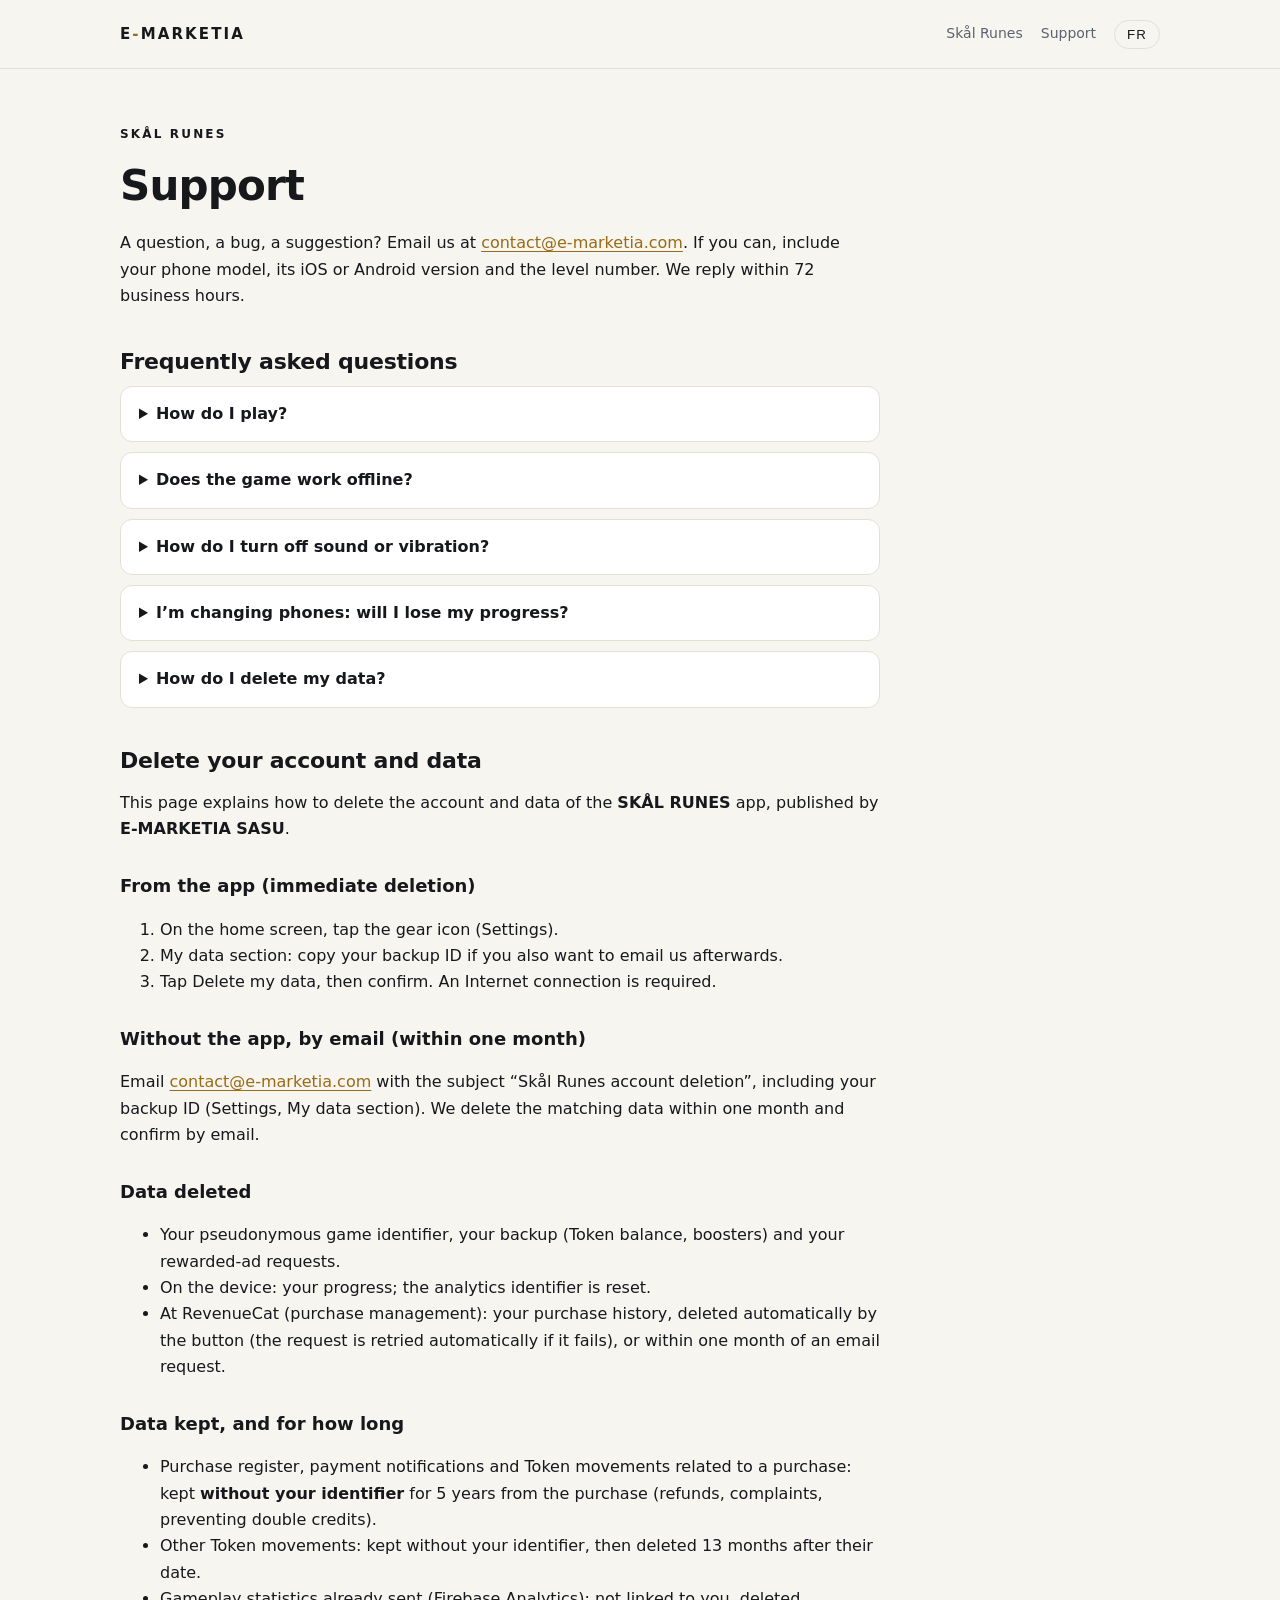
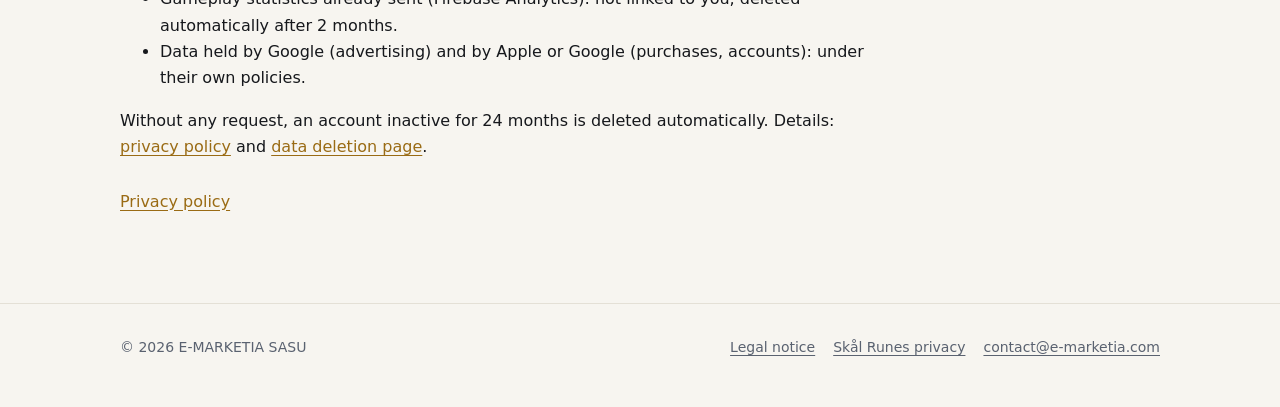
<file: skal-runes/support/index.html>
<!doctype html>
<html lang="fr">
<head>
<meta charset="utf-8">
<meta name="viewport" content="width=device-width,initial-scale=1">
<title>Support — SKÅL RUNES</title>
<meta name="description" content="Aide et contact pour SKÅL RUNES.">
<meta name="color-scheme" content="dark light">
<link rel="icon" href="data:image/svg+xml,%3Csvg xmlns='http://www.w3.org/2000/svg' viewBox='0 0 32 32'%3E%3Crect width='32' height='32' rx='7' fill='%230e1116'/%3E%3Cpath d='M10 8h12M10 16h9M10 24h12M10 8v16' stroke='%23e2b866' stroke-width='3' stroke-linecap='round' fill='none'/%3E%3C/svg%3E">
<link rel="stylesheet" href="../../assets/style.css">
<script src="../../assets/lang.js"></script>
</head>
<body>
<header class="site"><div class="wrap">
<a class="brand" href="../../">E<span>-</span>MARKETIA</a>
<nav class="top">
<a href="../../skal-runes/">Skål Runes</a>
<a href="../../skal-runes/support/"><span lang="fr">Support</span><span lang="en">Support</span></a>
<button class="lang-switch" type="button">EN</button>
</nav>
</div></header>
<main>

<div class="wrap"><article class="prose">
<p class="eyebrow">SKÅL RUNES</p>
<h1>Support</h1>
<p lang="fr">Une question, un bug, une suggestion ? Écrivez-nous à <a href="mailto:contact@e-marketia.com">contact@e-marketia.com</a>. Indiquez si possible votre modèle de téléphone, sa version d’iOS ou d’Android et le numéro du niveau concerné. Nous répondons sous 72 heures ouvrées.</p>
<p lang="en">A question, a bug, a suggestion? Email us at <a href="mailto:contact@e-marketia.com">contact@e-marketia.com</a>. If you can, include your phone model, its iOS or Android version and the level number. We reply within 72 business hours.</p>
<h2><span lang="fr">Questions fréquentes</span><span lang="en">Frequently asked questions</span></h2>
<details><summary><span lang="fr">Comment jouer ?</span><span lang="en">How do I play?</span></summary>
<p lang="fr">Posez le doigt sur une rune et tracez un chemin jusqu’à la rune identique. Reliez toutes les paires et remplissez toute la grille pour gagner.</p>
<p lang="en">Touch a rune and draw a path to its matching rune. Connect every pair and fill the whole board to win.</p></details>
<details><summary><span lang="fr">Le jeu fonctionne-t-il hors connexion ?</span><span lang="en">Does the game work offline?</span></summary>
<p lang="fr">Oui, le jeu fonctionne sans connexion. La sauvegarde de vos Jetons Runiques et les statistiques de jeu sont envoyées dès que la connexion revient.</p>
<p lang="en">Yes, the game works offline. Your Runic Token backup and gameplay statistics are sent once you are back online.</p></details>
<details><summary><span lang="fr">Comment couper le son ou les vibrations ?</span><span lang="en">How do I turn off sound or vibration?</span></summary>
<p lang="fr">Sur l’écran d’accueil ou pendant une partie, ouvrez les réglages (roue dentée en haut à droite) et utilisez les interrupteurs Son et Vibrations. La langue se choisit au même endroit.</p>
<p lang="en">On the home screen or during a level, open the settings (gear icon, top right) and use the Sound and Vibration switches. You can choose the language there too.</p></details>
<details><summary><span lang="fr">Je change de téléphone : vais-je perdre ma progression ?</span><span lang="en">I’m changing phones: will I lose my progress?</span></summary>
<p lang="fr">Votre solde de Jetons Runiques est sauvegardé en ligne sous un identifiant pseudonyme. Le transfert vers un nouveau téléphone (liaison de compte via Apple ou Google) n’est pas disponible dans la version actuelle. Sur iPhone, le solde peut être retrouvé après une réinstallation sur le même appareil ; sur Android, cela dépend de la sauvegarde automatique de l’appareil. Les étoiles et les niveaux débloqués restent sur l’appareil.</p>
<p lang="en">Your Runic Token balance is backed up online under a pseudonymous identifier. Moving it to a new phone (account linking through Apple or Google) is not available in the current version. On iPhone, the balance can usually be recovered after a reinstall on the same device; on Android, this depends on the device’s automatic backup. Stars and unlocked levels stay on the device.</p></details>
<details><summary><span lang="fr">Comment supprimer mes données ?</span><span lang="en">How do I delete my data?</span></summary>
<p lang="fr">Depuis l’écran d’accueil, ouvrez les réglages (roue dentée), section <em>Mes données</em>, puis <em>Supprimer mes données</em> et confirmez. Votre sauvegarde en ligne et votre progression sur l’appareil sont effacées, puis le jeu repart de zéro avec une nouvelle sauvegarde. Vous pouvez aussi nous écrire en indiquant l’identifiant de sauvegarde affiché dans cette section. Toutes les étapes et les durées de conservation : <a href="#delete-account">Supprimer votre compte et vos données</a> et <a href="../delete/">page de suppression des données</a>.</p>
<p lang="en">From the home screen, open the settings (gear icon), <em>My data</em> section, then <em>Delete my data</em> and confirm. Your online backup and your progress on the device are erased, and the game starts over with a new backup. You can also email us with the backup ID shown in that section. All steps and retention periods: <a href="#delete-account">Delete your account and data</a> and the <a href="../delete/">data deletion page</a>.</p></details>
<h2 id="delete-account"><span lang="fr">Supprimer votre compte et vos données</span><span lang="en">Delete your account and data</span></h2>
<div lang="fr">
<p>Cette page explique comment supprimer le compte et les données de l’application <strong>SKÅL RUNES</strong>, éditée par <strong>E-MARKETIA SASU</strong>.</p>
<h3>Depuis l’application (suppression immédiate)</h3>
<ol>
<li>Sur l’écran d’accueil, touchez la roue dentée (Réglages).</li>
<li>Section <em>Mes données</em> : copiez votre identifiant de sauvegarde si vous voulez aussi nous écrire ensuite.</li>
<li>Touchez <em>Supprimer mes données</em>, puis confirmez. Une connexion Internet est nécessaire.</li>
</ol>
<h3>Sans l’application, par e-mail (sous un mois)</h3>
<p>Écrivez à <a href="mailto:contact@e-marketia.com?subject=Suppression%20de%20compte%20Sk%C3%A5l%20Runes">contact@e-marketia.com</a>, objet « Suppression de compte Skål Runes », en indiquant votre identifiant de sauvegarde (Réglages, section <em>Mes données</em>). Nous supprimons les données correspondantes dans un délai d’un mois et vous le confirmons par e-mail.</p>
<h3>Données supprimées</h3>
<ul>
<li>Votre identifiant pseudonyme de jeu, votre sauvegarde (solde de Jetons, bonus) et vos demandes de récompense publicitaire.</li>
<li>Sur l’appareil : votre progression ; l’identifiant de mesure d’audience est réinitialisé.</li>
<li>Chez RevenueCat (gestion des achats) : votre historique d’achats, supprimé automatiquement par le bouton (demande relancée automatiquement en cas d’échec), ou sous un mois après une demande par e-mail.</li>
</ul>
<h3>Données conservées, et pour combien de temps</h3>
<ul>
<li>Registre des achats, notifications de paiement et mouvements de Jetons liés à un achat : conservés <strong>sans votre identifiant</strong> pendant 5 ans à compter de l’achat (remboursements, réclamations, prévention d’un double crédit).</li>
<li>Autres mouvements de Jetons : conservés sans votre identifiant, puis supprimés 13 mois après leur date.</li>
<li>Statistiques de jeu déjà envoyées (Firebase Analytics) : non reliées à vous, effacées automatiquement après 2 mois.</li>
<li>Données détenues par Google (publicité) et par Apple ou Google (achats, comptes) : selon leurs propres politiques.</li>
</ul>
<p>Sans aucune demande, un compte inactif depuis 24 mois est supprimé automatiquement. Détails : <a href="../privacy/">politique de confidentialité</a> et <a href="../delete/">page de suppression des données</a>.</p>
</div>
<div lang="en">
<p>This page explains how to delete the account and data of the <strong>SKÅL RUNES</strong> app, published by <strong>E-MARKETIA SASU</strong>.</p>
<h3>From the app (immediate deletion)</h3>
<ol>
<li>On the home screen, tap the gear icon (Settings).</li>
<li><em>My data</em> section: copy your backup ID if you also want to email us afterwards.</li>
<li>Tap <em>Delete my data</em>, then confirm. An Internet connection is required.</li>
</ol>
<h3>Without the app, by email (within one month)</h3>
<p>Email <a href="mailto:contact@e-marketia.com?subject=Sk%C3%A5l%20Runes%20account%20deletion">contact@e-marketia.com</a> with the subject “Skål Runes account deletion”, including your backup ID (Settings, <em>My data</em> section). We delete the matching data within one month and confirm by email.</p>
<h3>Data deleted</h3>
<ul>
<li>Your pseudonymous game identifier, your backup (Token balance, boosters) and your rewarded-ad requests.</li>
<li>On the device: your progress; the analytics identifier is reset.</li>
<li>At RevenueCat (purchase management): your purchase history, deleted automatically by the button (the request is retried automatically if it fails), or within one month of an email request.</li>
</ul>
<h3>Data kept, and for how long</h3>
<ul>
<li>Purchase register, payment notifications and Token movements related to a purchase: kept <strong>without your identifier</strong> for 5 years from the purchase (refunds, complaints, preventing double credits).</li>
<li>Other Token movements: kept without your identifier, then deleted 13 months after their date.</li>
<li>Gameplay statistics already sent (Firebase Analytics): not linked to you, deleted automatically after 2 months.</li>
<li>Data held by Google (advertising) and by Apple or Google (purchases, accounts): under their own policies.</li>
</ul>
<p>Without any request, an account inactive for 24 months is deleted automatically. Details: <a href="../privacy/">privacy policy</a> and <a href="../delete/">data deletion page</a>.</p>
</div>
<p style="margin-top:28px"><a href="../privacy/"><span lang="fr">Politique de confidentialité</span><span lang="en">Privacy policy</span></a></p>
</article></div>

</main>
<footer class="site"><div class="wrap">
<span>© 2026 E-MARKETIA SASU</span>
<nav>
<a href="../../mentions-legales/"><span lang="fr">Mentions légales</span><span lang="en">Legal notice</span></a>
<a href="../../skal-runes/privacy/"><span lang="fr">Confidentialité Skål Runes</span><span lang="en">Skål Runes privacy</span></a>
<a href="mailto:contact@e-marketia.com">contact@e-marketia.com</a>
</nav>
</div></footer>
</body>
</html>
</file>
<file: assets/style.css>
:root{--bg:#0e1116;--surface:#161b22;--line:#262d36;--text:#eef1f5;--muted:#a3adba;--accent:#e2b866;--accent-ink:#1a1408;--max:1080px;--radius:14px;font-synthesis:none}
@media (prefers-color-scheme:light){:root{--bg:#f7f5f0;--surface:#fff;--line:#e4e0d6;--text:#16181c;--muted:#5a6270;--accent:#9a6b14;--accent-ink:#fff}}
*{box-sizing:border-box}
html{-webkit-text-size-adjust:100%}
body{margin:0;background:var(--bg);color:var(--text);font:16px/1.65 "Inter",system-ui,-apple-system,"Segoe UI",Roboto,sans-serif;-webkit-font-smoothing:antialiased}
a{color:var(--accent);text-underline-offset:3px}
img{max-width:100%;display:block}
.wrap{max-width:var(--max);margin:0 auto;padding:0 20px}
html:not([data-lang=en]) [lang=en]{display:none!important}
html[data-lang=en] [lang=fr]{display:none!important}
header.site{border-bottom:1px solid var(--line)}
header.site .wrap{display:flex;align-items:center;justify-content:space-between;gap:16px;min-height:68px}
.brand{font-weight:700;letter-spacing:.14em;text-decoration:none;color:var(--text);font-size:15px}
.brand span{color:var(--accent)}
nav.top{display:flex;align-items:center;gap:18px;font-size:14px}
nav.top a{color:var(--muted);text-decoration:none}
nav.top a:hover{color:var(--text)}
.lang-switch{border:1px solid var(--line);background:transparent;color:var(--text);border-radius:999px;padding:6px 12px;font:600 12px/1 inherit;letter-spacing:.08em;cursor:pointer}
.hero{padding:96px 0 72px}
.eyebrow{text-transform:uppercase;letter-spacing:.18em;font-size:12px;color:var(--accent);font-weight:600;margin:0 0 18px}
h1{font-size:clamp(34px,6vw,58px);line-height:1.08;letter-spacing:-.02em;margin:0 0 22px;font-weight:700}
h2{font-size:clamp(24px,3.4vw,32px);letter-spacing:-.01em;line-height:1.2;margin:0 0 14px}
h3{font-size:18px;margin:28px 0 8px}
.lead{font-size:clamp(17px,2.2vw,20px);color:var(--muted);max-width:640px;margin:0}
section.block{padding:56px 0;border-top:1px solid var(--line)}
.grid{display:grid;grid-template-columns:repeat(auto-fit,minmax(280px,1fr));gap:20px;margin-top:28px}
.card{background:var(--surface);border:1px solid var(--line);border-radius:var(--radius);padding:28px;display:flex;flex-direction:column;gap:10px}
.card .tag{font-size:12px;letter-spacing:.12em;text-transform:uppercase;color:var(--muted)}
.card h3{margin:0;font-size:22px;letter-spacing:.04em}
.card p{margin:0;color:var(--muted)}
.card .more{margin-top:auto;padding-top:12px;font-weight:600;text-decoration:none}
.badges{display:flex;flex-wrap:wrap;gap:12px;margin-top:30px}
.badge{border:1px solid var(--line);border-radius:12px;padding:12px 18px;font-size:14px;color:var(--muted);background:var(--surface)}
.badge strong{display:block;color:var(--text);font-size:16px}
.prose{max-width:760px;padding:56px 0 72px}
.prose h1{font-size:clamp(30px,5vw,42px)}
.prose h2{font-size:22px;margin:40px 0 10px}
.prose p,.prose li{color:var(--text)}
.prose .meta{color:var(--muted);font-size:14px}
.prose table{width:100%;border-collapse:collapse;font-size:15px;margin:12px 0}
.prose th,.prose td{text-align:left;vertical-align:top;padding:10px 12px;border-bottom:1px solid var(--line)}
.prose th{color:var(--muted);font-weight:600;font-size:13px;text-transform:uppercase;letter-spacing:.06em}
.table-scroll{overflow-x:auto}
details{border:1px solid var(--line);border-radius:12px;background:var(--surface);padding:14px 18px;margin:10px 0}
summary{cursor:pointer;font-weight:600}
details p{margin:10px 0 0;color:var(--muted)}
.cta{display:inline-block;margin-top:14px;background:var(--accent);color:var(--accent-ink);padding:12px 22px;border-radius:999px;font-weight:600;text-decoration:none}
footer.site{border-top:1px solid var(--line);padding:32px 0 48px;color:var(--muted);font-size:14px}
footer.site .wrap{display:flex;flex-wrap:wrap;justify-content:space-between;gap:12px}
footer.site a{color:var(--muted)}
footer.site nav{display:flex;flex-wrap:wrap;gap:18px}
@media (max-width:600px){nav.top a{display:none}.hero{padding:64px 0 48px}}
</file>
